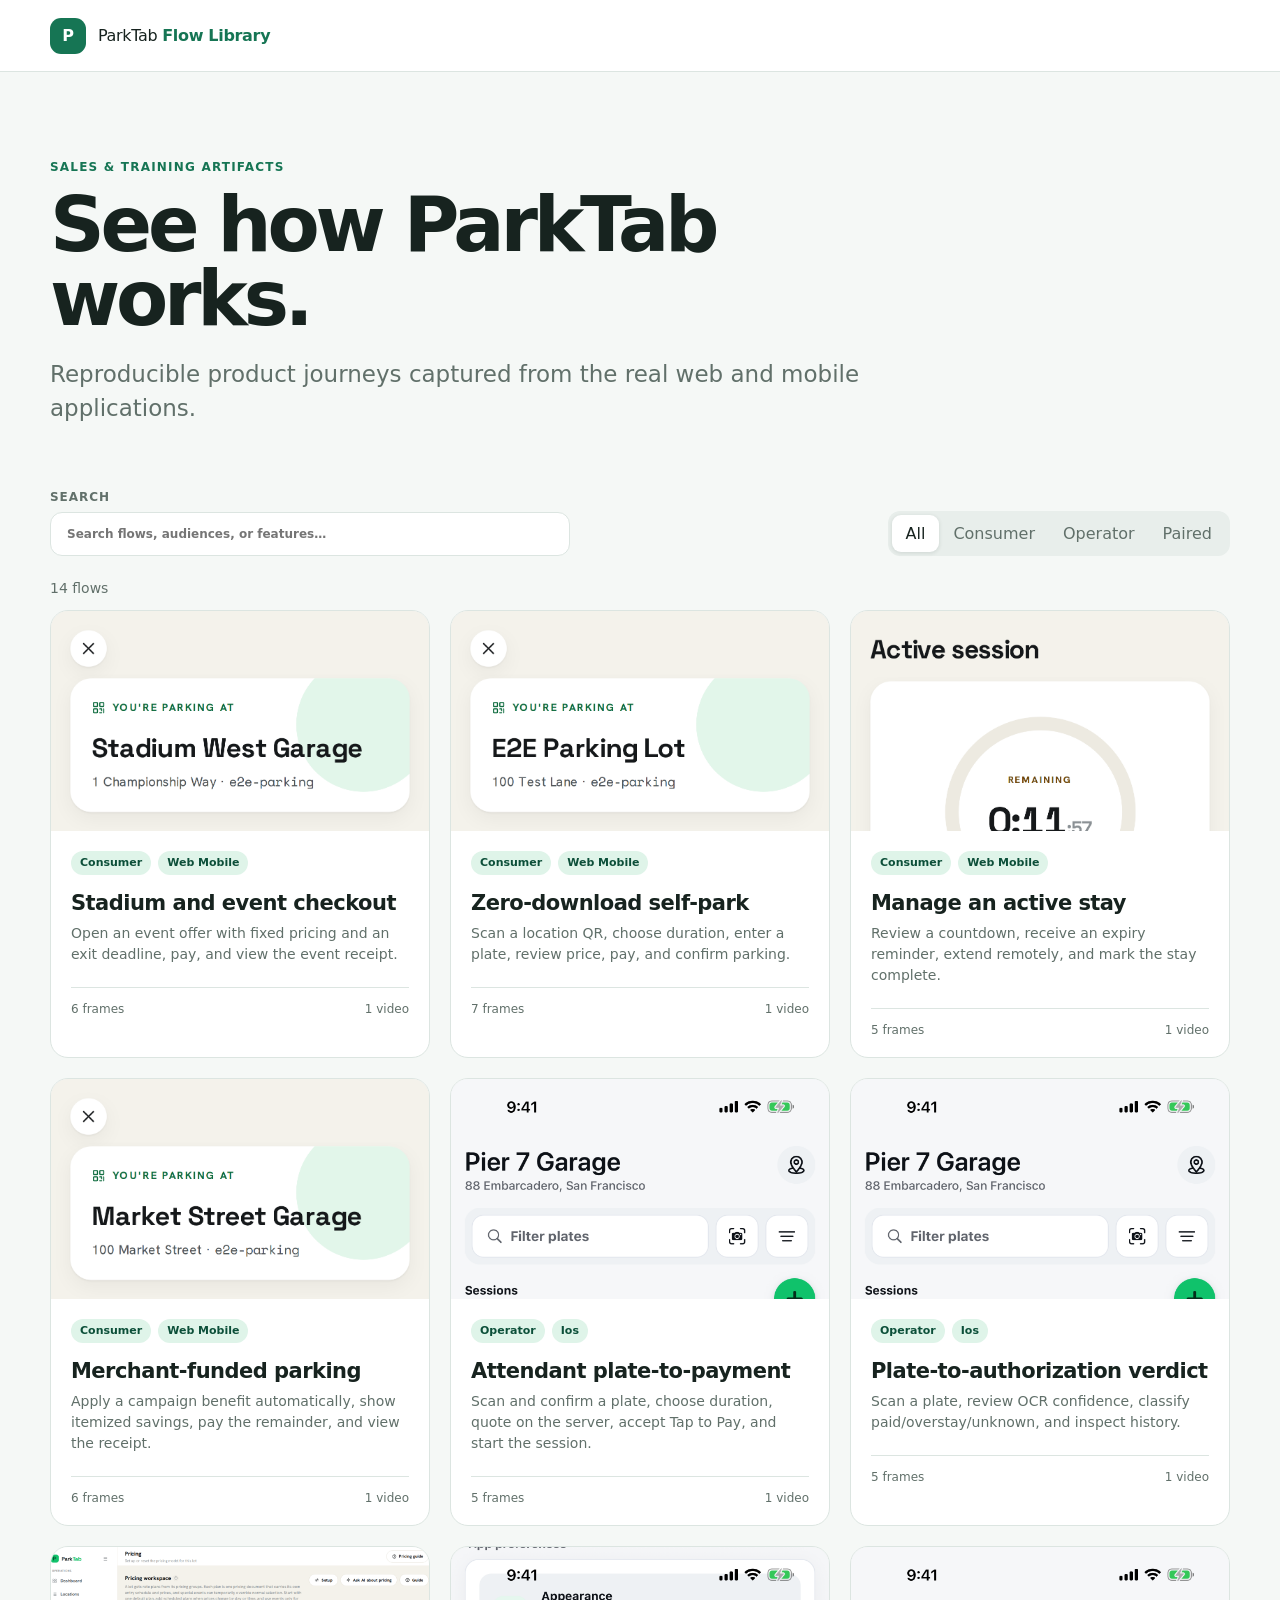
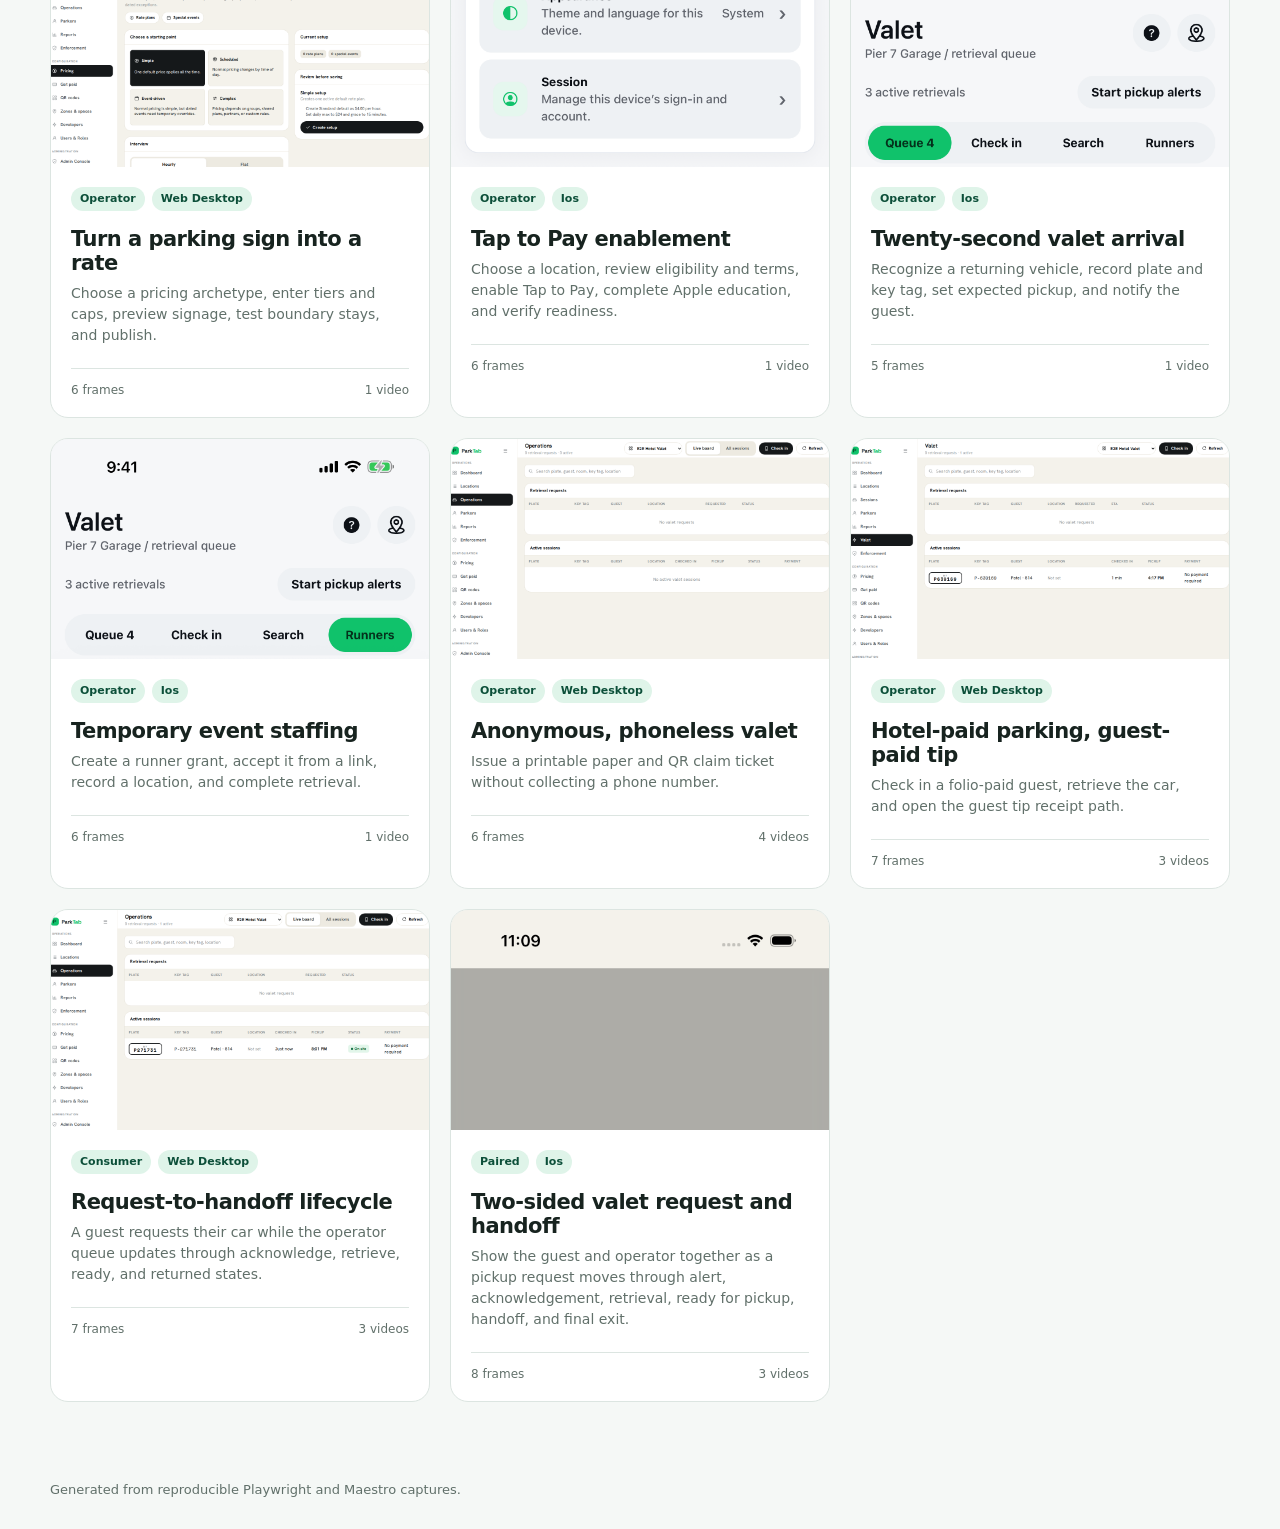
<file: index.html>
<!doctype html>
<html lang="en">
  <head>
    <meta charset="utf-8">
    <meta name="viewport" content="width=device-width, initial-scale=1">
    <meta name="color-scheme" content="light">
    <title>Browse · ParkTab Flow Library</title>
    <link rel="stylesheet" href="styles.css">
  </head>
  <body>
    <header class="site-header">
      <a class="brand" href="index.html" aria-label="ParkTab flow library home">
        <span class="brand-mark">P</span>
        <span>ParkTab <strong>Flow Library</strong></span>
      </a>
    </header>
    <main><section class="library-hero">
      <div class="eyebrow">Sales &amp; training artifacts</div>
      <h1>See how ParkTab works.</h1>
      <p class="lede">Reproducible product journeys captured from the real web and mobile applications.</p>
    </section>
    <section class="browse">
      <div class="toolbar">
        <label class="search"><span>Search</span><input id="flow-search" type="search" placeholder="Search flows, audiences, or features…"></label>
        <div class="filters" role="group" aria-label="Perspective">
          <button class="active" data-filter="all">All</button>
          <button data-filter="consumer">Consumer</button>
          <button data-filter="operator">Operator</button>
          <button data-filter="paired">Paired</button>
        </div>
      </div>
      <p id="result-count" class="result-count">14 flows</p>
      <div id="flow-grid" class="flow-grid"><a class="flow-card" href="flows/consumer.event-parking/index.html" data-search="consumer.event-parking stadium and event checkout open an event offer with fixed pricing and an exit deadline, pay, and view the event receipt. event pricing first-batch venue-operator event-organizer property-manager" data-perspective="consumer">
        <div class="thumbnail"><img src="assets/consumer.event-parking/web-mobile/frames/01-location.png" loading="lazy" alt=""></div>
        <div class="card-body">
          <div class="badges"><span class="badge ">Consumer</span><span class="badge ">Web Mobile</span></div>
          <h2>Stadium and event checkout</h2>
          <p>Open an event offer with fixed pricing and an exit deadline, pay, and view the event receipt.</p>
          <div class="card-meta"><span>6 frames</span><span>1 video</span></div>
        </div>
      </a>
<a class="flow-card" href="flows/consumer.self-park.guest-checkout/index.html" data-search="consumer.self-park.guest-checkout zero-download self-park scan a location qr, choose duration, enter a plate, review price, pay, and confirm parking. self-park payment sales first-batch parking-operator property-manager investor" data-perspective="consumer">
        <div class="thumbnail"><img src="assets/consumer.self-park.guest-checkout/web-mobile/frames/01-location.png" loading="lazy" alt=""></div>
        <div class="card-body">
          <div class="badges"><span class="badge ">Consumer</span><span class="badge ">Web Mobile</span></div>
          <h2>Zero-download self-park</h2>
          <p>Scan a location QR, choose duration, enter a plate, review price, pay, and confirm parking.</p>
          <div class="card-meta"><span>7 frames</span><span>1 video</span></div>
        </div>
      </a>
<a class="flow-card" href="flows/consumer.session.extend-and-leave/index.html" data-search="consumer.session.extend-and-leave manage an active stay review a countdown, receive an expiry reminder, extend remotely, and mark the stay complete. session extension first-batch parking-operator property-manager" data-perspective="consumer">
        <div class="thumbnail"><img src="assets/consumer.session.extend-and-leave/web-mobile/frames/01-live-countdown.png" loading="lazy" alt=""></div>
        <div class="card-body">
          <div class="badges"><span class="badge ">Consumer</span><span class="badge ">Web Mobile</span></div>
          <h2>Manage an active stay</h2>
          <p>Review a countdown, receive an expiry reminder, extend remotely, and mark the stay complete.</p>
          <div class="card-meta"><span>5 frames</span><span>1 video</span></div>
        </div>
      </a>
<a class="flow-card" href="flows/consumer.validation-and-sponsored-parking/index.html" data-search="consumer.validation-and-sponsored-parking merchant-funded parking apply a campaign benefit automatically, show itemized savings, pay the remainder, and view the receipt. validation benefit payment first-batch merchant parking-operator property-manager" data-perspective="consumer">
        <div class="thumbnail"><img src="assets/consumer.validation-and-sponsored-parking/web-mobile/frames/01-merchant-qr.png" loading="lazy" alt=""></div>
        <div class="card-body">
          <div class="badges"><span class="badge ">Consumer</span><span class="badge ">Web Mobile</span></div>
          <h2>Merchant-funded parking</h2>
          <p>Apply a campaign benefit automatically, show itemized savings, pay the remainder, and view the receipt.</p>
          <div class="card-meta"><span>6 frames</span><span>1 video</span></div>
        </div>
      </a>
<a class="flow-card" href="flows/operator.attendant.plate-to-payment/index.html" data-search="operator.attendant.plate-to-payment attendant plate-to-payment scan and confirm a plate, choose duration, quote on the server, accept tap to pay, and start the session. attendant plate-scan payment first-batch parking-operator attendant-manager" data-perspective="operator">
        <div class="thumbnail"><img src="assets/operator.attendant.plate-to-payment/ios/Attendant%20plate-to-payment%20artifact/takeScreenshot/01-session-worklist.png" loading="lazy" alt=""></div>
        <div class="card-body">
          <div class="badges"><span class="badge ">Operator</span><span class="badge ">Ios</span></div>
          <h2>Attendant plate-to-payment</h2>
          <p>Scan and confirm a plate, choose duration, quote on the server, accept Tap to Pay, and start the session.</p>
          <div class="card-meta"><span>5 frames</span><span>1 video</span></div>
        </div>
      </a>
<a class="flow-card" href="flows/operator.enforcement.plate-verdict/index.html" data-search="operator.enforcement.plate-verdict plate-to-authorization verdict scan a plate, review ocr confidence, classify paid/overstay/unknown, and inspect history. enforcement plate-scan first-batch enforcement-team parking-operator municipality" data-perspective="operator">
        <div class="thumbnail"><img src="assets/operator.enforcement.plate-verdict/ios/Enforcement%20plate%20verdict%20artifact/takeScreenshot/01-enforcement-worklist.png" loading="lazy" alt=""></div>
        <div class="card-body">
          <div class="badges"><span class="badge ">Operator</span><span class="badge ">Ios</span></div>
          <h2>Plate-to-authorization verdict</h2>
          <p>Scan a plate, review OCR confidence, classify paid/overstay/unknown, and inspect history.</p>
          <div class="card-meta"><span>5 frames</span><span>1 video</span></div>
        </div>
      </a>
<a class="flow-card" href="flows/operator.pricing.guided-setup/index.html" data-search="operator.pricing.guided-setup turn a parking sign into a rate choose a pricing archetype, enter tiers and caps, preview signage, test boundary stays, and publish. pricing configuration first-batch parking-operator revenue-manager property-manager" data-perspective="operator">
        <div class="thumbnail"><img src="assets/operator.pricing.guided-setup/web-desktop/frames/01-pricing-archetypes.png" loading="lazy" alt=""></div>
        <div class="card-body">
          <div class="badges"><span class="badge ">Operator</span><span class="badge ">Web Desktop</span></div>
          <h2>Turn a parking sign into a rate</h2>
          <p>Choose a pricing archetype, enter tiers and caps, preview signage, test boundary stays, and publish.</p>
          <div class="card-meta"><span>6 frames</span><span>1 video</span></div>
        </div>
      </a>
<a class="flow-card" href="flows/operator.tap-to-pay.onboarding/index.html" data-search="operator.tap-to-pay.onboarding tap to pay enablement choose a location, review eligibility and terms, enable tap to pay, complete apple education, and verify readiness. payment onboarding compliance apple-tap-to-pay first-batch parking-operator apple-review compliance-reviewer" data-perspective="operator">
        <div class="thumbnail"><img src="assets/operator.tap-to-pay.onboarding/ios/Operator%20Tap%20to%20Pay%20onboarding%20artifact/takeScreenshot/01-account-device-settings.png" loading="lazy" alt=""></div>
        <div class="card-body">
          <div class="badges"><span class="badge ">Operator</span><span class="badge ">Ios</span></div>
          <h2>Tap to Pay enablement</h2>
          <p>Choose a location, review eligibility and terms, enable Tap to Pay, complete Apple education, and verify readiness.</p>
          <div class="card-meta"><span>6 frames</span><span>1 video</span></div>
        </div>
      </a>
<a class="flow-card" href="flows/operator.valet.fast-check-in/index.html" data-search="operator.valet.fast-check-in twenty-second valet arrival recognize a returning vehicle, record plate and key tag, set expected pickup, and notify the guest. valet check-in first-batch hotel valet-operator event-operator" data-perspective="operator">
        <div class="thumbnail"><img src="assets/operator.valet.fast-check-in/ios/Fast%20valet%20check-in%20artifact/takeScreenshot/01-valet-queue.png" loading="lazy" alt=""></div>
        <div class="card-body">
          <div class="badges"><span class="badge ">Operator</span><span class="badge ">Ios</span></div>
          <h2>Twenty-second valet arrival</h2>
          <p>Recognize a returning vehicle, record plate and key tag, set expected pickup, and notify the guest.</p>
          <div class="card-meta"><span>5 frames</span><span>1 video</span></div>
        </div>
      </a>
<a class="flow-card" href="flows/operator.valet.high-volume-runner/index.html" data-search="operator.valet.high-volume-runner temporary event staffing create a runner grant, accept it from a link, record a location, and complete retrieval. valet runner staffing first-batch event-operator valet-operator" data-perspective="operator">
        <div class="thumbnail"><img src="assets/operator.valet.high-volume-runner/ios/High-volume%20valet%20runner%20artifact/takeScreenshot/01-runner-grants.png" loading="lazy" alt=""></div>
        <div class="card-body">
          <div class="badges"><span class="badge ">Operator</span><span class="badge ">Ios</span></div>
          <h2>Temporary event staffing</h2>
          <p>Create a runner grant, accept it from a link, record a location, and complete retrieval.</p>
          <div class="card-meta"><span>6 frames</span><span>1 video</span></div>
        </div>
      </a>
<a class="flow-card" href="flows/operator.valet.paper-ticket/index.html" data-search="operator.valet.paper-ticket anonymous, phoneless valet issue a printable paper and qr claim ticket without collecting a phone number. valet paper-ticket privacy first-batch hotel valet-operator privacy-reviewer" data-perspective="operator">
        <div class="thumbnail"><img src="assets/operator.valet.paper-ticket/web-desktop/frames/01-valet-board.png" loading="lazy" alt=""></div>
        <div class="card-body">
          <div class="badges"><span class="badge ">Operator</span><span class="badge ">Web Desktop</span></div>
          <h2>Anonymous, phoneless valet</h2>
          <p>Issue a printable paper and QR claim ticket without collecting a phone number.</p>
          <div class="card-meta"><span>6 frames</span><span>4 videos</span></div>
        </div>
      </a>
<a class="flow-card" href="flows/operator.valet.tip-only-hotel/index.html" data-search="operator.valet.tip-only-hotel hotel-paid parking, guest-paid tip check in a folio-paid guest, retrieve the car, and open the guest tip receipt path. valet hotel tips hotel valet-operator hospitality-finance" data-perspective="operator">
        <div class="thumbnail"><img src="assets/operator.valet.tip-only-hotel/web-desktop/frames/01-valet-board.png" loading="lazy" alt=""></div>
        <div class="card-body">
          <div class="badges"><span class="badge ">Operator</span><span class="badge ">Web Desktop</span></div>
          <h2>Hotel-paid parking, guest-paid tip</h2>
          <p>Check in a folio-paid guest, retrieve the car, and open the guest tip receipt path.</p>
          <div class="card-meta"><span>7 frames</span><span>3 videos</span></div>
        </div>
      </a>
<a class="flow-card" href="flows/valet.guest-request-lifecycle/index.html" data-search="valet.guest-request-lifecycle request-to-handoff lifecycle a guest requests their car while the operator queue updates through acknowledge, retrieve, ready, and returned states. valet realtime guest first-batch hotel valet-operator property-manager" data-perspective="consumer">
        <div class="thumbnail"><img src="assets/valet.guest-request-lifecycle/web-desktop/frames/01-valet-board.png" loading="lazy" alt=""></div>
        <div class="card-body">
          <div class="badges"><span class="badge ">Consumer</span><span class="badge ">Web Desktop</span></div>
          <h2>Request-to-handoff lifecycle</h2>
          <p>A guest requests their car while the operator queue updates through acknowledge, retrieve, ready, and returned states.</p>
          <div class="card-meta"><span>7 frames</span><span>3 videos</span></div>
        </div>
      </a>
<a class="flow-card" href="flows/valet.paired.request-to-handoff/index.html" data-search="valet.paired.request-to-handoff two-sided valet request and handoff show the guest and operator together as a pickup request moves through alert, acknowledgement, retrieval, ready for pickup, handoff, and final exit. valet realtime guest operator paired hotel valet-operator property-manager product-team" data-perspective="paired">
        <div class="thumbnail"><img src="assets/valet.paired.request-to-handoff/ios/phases/01-consumer-request/Guest%20requests%20valet%20vehicle/takeScreenshot/01-consumer-request-received.png" loading="lazy" alt=""></div>
        <div class="card-body">
          <div class="badges"><span class="badge ">Paired</span><span class="badge ">Ios</span></div>
          <h2>Two-sided valet request and handoff</h2>
          <p>Show the guest and operator together as a pickup request moves through alert, acknowledgement, retrieval, ready for pickup, handoff, and final exit.</p>
          <div class="card-meta"><span>8 frames</span><span>3 videos</span></div>
        </div>
      </a></div>
      <p id="empty-state" class="empty-state" hidden>No flows match that search.</p>
    </section></main>
    <footer>Generated from reproducible Playwright and Maestro captures.</footer>
    <script>
    const input = document.querySelector('#flow-search');
    const buttons = [...document.querySelectorAll('[data-filter]')];
    const cards = [...document.querySelectorAll('.flow-card')];
    const count = document.querySelector('#result-count');
    const empty = document.querySelector('#empty-state');
    let filter = 'all';
    function update() {
      const query = input.value.trim().toLowerCase();
      let visible = 0;
      for (const card of cards) {
        const show = (filter === 'all' || card.dataset.perspective === filter) && card.dataset.search.includes(query);
        card.hidden = !show;
        if (show) visible++;
      }
      count.textContent = visible + (visible === 1 ? ' flow' : ' flows');
      empty.hidden = visible !== 0;
    }
    input.addEventListener('input', update);
    for (const button of buttons) button.addEventListener('click', () => {
      filter = button.dataset.filter;
      for (const candidate of buttons) candidate.classList.toggle('active', candidate === button);
      update();
    });
  </script>
  </body>
</html>
</file>
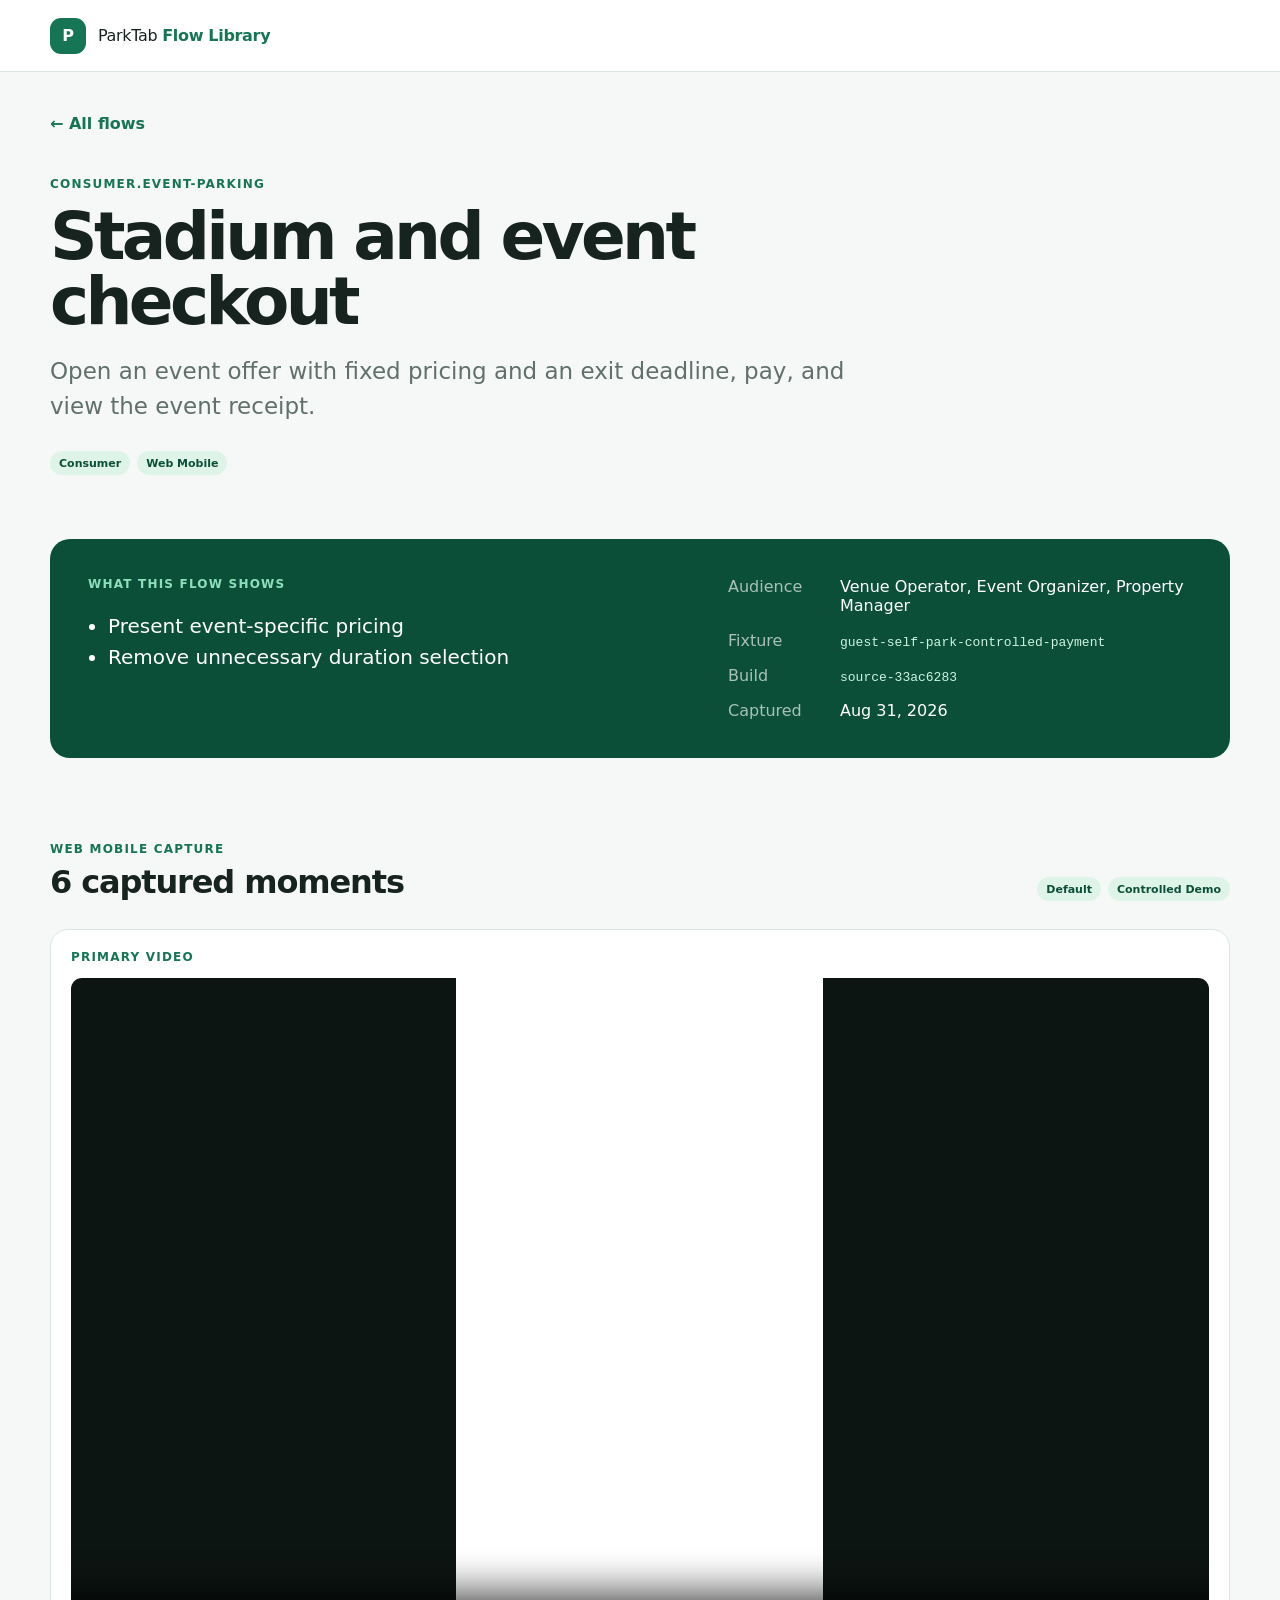
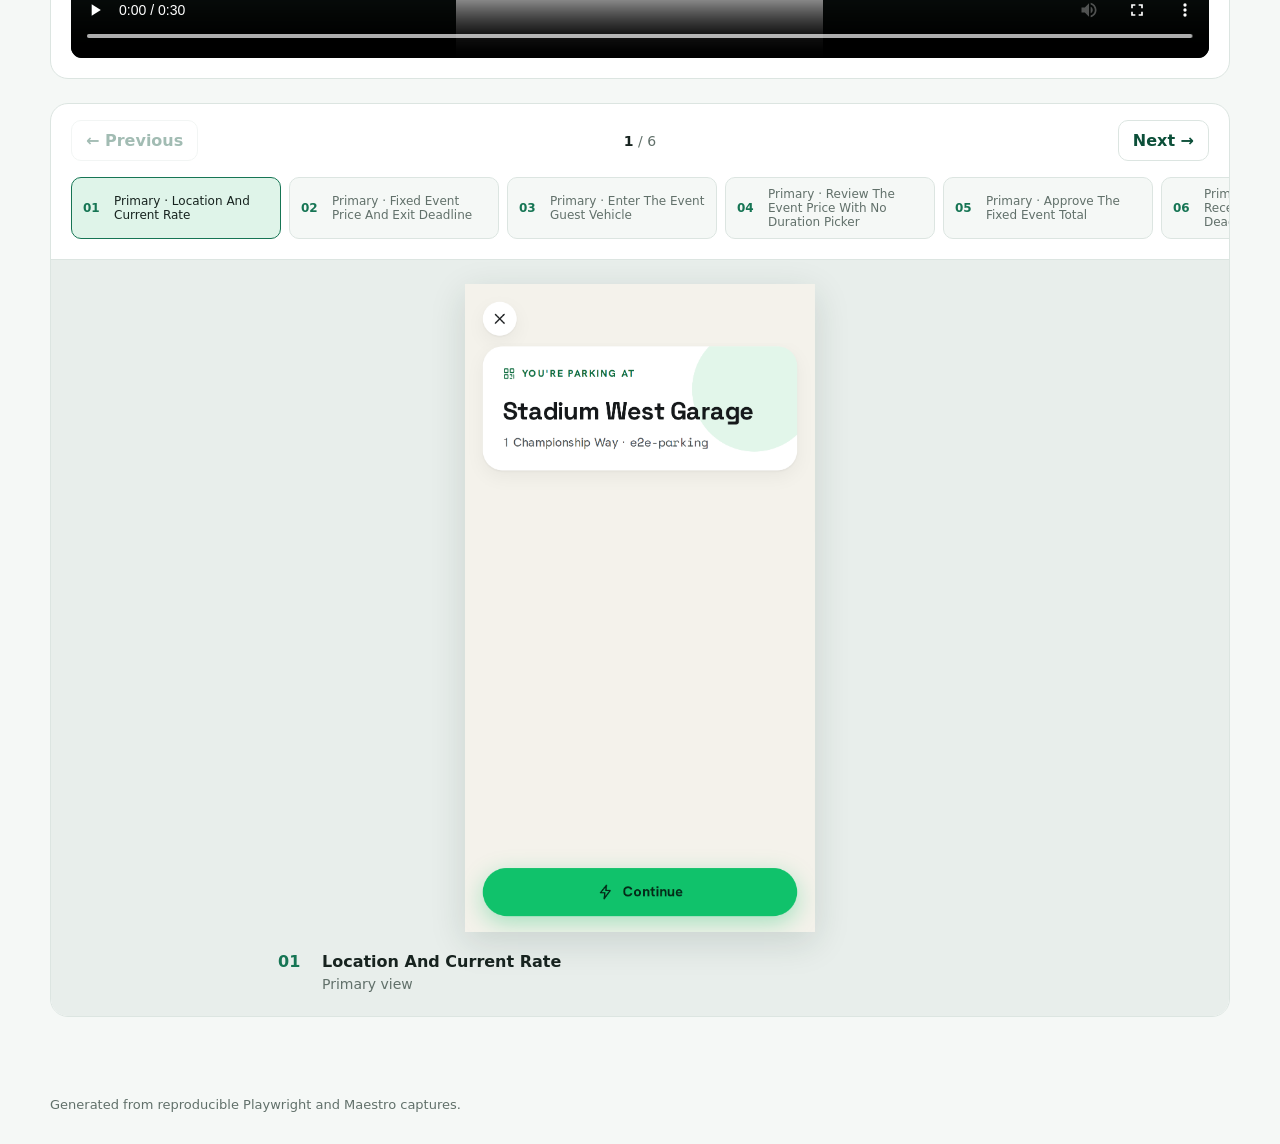
<file: flows/consumer.event-parking/index.html>
<!doctype html>
<html lang="en">
  <head>
    <meta charset="utf-8">
    <meta name="viewport" content="width=device-width, initial-scale=1">
    <meta name="color-scheme" content="light">
    <title>Stadium and event checkout · ParkTab Flow Library</title>
    <link rel="stylesheet" href="../../styles.css">
  </head>
  <body>
    <header class="site-header">
      <a class="brand" href="../../index.html" aria-label="ParkTab flow library home">
        <span class="brand-mark">P</span>
        <span>ParkTab <strong>Flow Library</strong></span>
      </a>
    </header>
    <main><article>
    <a class="back" href="../../index.html">← All flows</a>
    <section class="flow-hero">
      <div class="eyebrow">consumer.event-parking</div>
      <h1>Stadium and event checkout</h1>
      <p class="lede">Open an event offer with fixed pricing and an exit deadline, pay, and view the event receipt.</p>
      <div class="badges"><span class="badge ">Consumer</span><span class="badge ">Web Mobile</span></div>
    </section>
    <section class="story">
      <div>
        <div class="section-label">What this flow shows</div>
        <ul><li>Present event-specific pricing</li><li>Remove unnecessary duration selection</li></ul>
      </div>
      <dl>
        <div><dt>Audience</dt><dd>Venue Operator, Event Organizer, Property Manager</dd></div>
        <div><dt>Fixture</dt><dd><code>guest-self-park-controlled-payment</code></dd></div>
        <div><dt>Build</dt><dd><code>source-33ac6283</code></dd></div>
        <div><dt>Captured</dt><dd>Aug 31, 2026</dd></div>
      </dl>
    </section>
    <section class="capture-section">
        <div class="capture-heading">
          <div>
            <div class="eyebrow">Web Mobile capture</div>
            <h2>6 captured moments</h2>
          </div>
          <div class="badges">
            <span class="badge ">Default</span>
            <span class="badge ">Controlled Demo</span>
          </div>
        </div>
        <div class="video-block">
            <div class="section-label">Primary video</div>
            <video controls preload="metadata" src="../../assets/consumer.event-parking/web-mobile/flow.mp4"></video>
          </div>
        <div class="carousel" data-carousel tabindex="0" aria-label="Web Mobile screenshot journey">
          <div class="carousel-controls">
            <button type="button" data-carousel-previous aria-label="Previous frame">← Previous</button>
            <div class="carousel-position" aria-live="polite"><strong data-carousel-current>1</strong> / 6</div>
            <button type="button" data-carousel-next aria-label="Next frame">Next →</button>
          </div>
          <div class="carousel-steps" aria-label="Choose a frame"><button type="button" data-carousel-step="0" class="active" aria-current="step">
              <span>01</span>
              Primary · Location And Current Rate
            </button>
<button type="button" data-carousel-step="1">
              <span>02</span>
              Primary · Fixed Event Price And Exit Deadline
            </button>
<button type="button" data-carousel-step="2">
              <span>03</span>
              Primary · Enter The Event Guest Vehicle
            </button>
<button type="button" data-carousel-step="3">
              <span>04</span>
              Primary · Review The Event Price With No Duration Picker
            </button>
<button type="button" data-carousel-step="4">
              <span>05</span>
              Primary · Approve The Fixed Event Total
            </button>
<button type="button" data-carousel-step="5">
              <span>06</span>
              Primary · Event Parking Receipt And Exit Deadline
            </button></div>
          <div class="carousel-stage"><figure class="frame" data-carousel-slide id="carousel-web-mobile-frame-1">
            <a href="../../assets/consumer.event-parking/web-mobile/frames/01-location.png" target="_blank">
              <img src="../../assets/consumer.event-parking/web-mobile/frames/01-location.png" loading="lazy" alt="Location And Current Rate">
            </a>
            <figcaption>
              <span>01</span>
              <div><strong>Location And Current Rate</strong><p>Primary view</p></div>
            </figcaption>
          </figure>
<figure class="frame" data-carousel-slide id="carousel-web-mobile-frame-2" hidden>
            <a href="../../assets/consumer.event-parking/web-mobile/frames/02-event-offer.png" target="_blank">
              <img src="../../assets/consumer.event-parking/web-mobile/frames/02-event-offer.png" loading="lazy" alt="Fixed Event Price And Exit Deadline">
            </a>
            <figcaption>
              <span>02</span>
              <div><strong>Fixed Event Price And Exit Deadline</strong><p>Primary view</p></div>
            </figcaption>
          </figure>
<figure class="frame" data-carousel-slide id="carousel-web-mobile-frame-3" hidden>
            <a href="../../assets/consumer.event-parking/web-mobile/frames/03-event-vehicle.png" target="_blank">
              <img src="../../assets/consumer.event-parking/web-mobile/frames/03-event-vehicle.png" loading="lazy" alt="Enter The Event Guest Vehicle">
            </a>
            <figcaption>
              <span>03</span>
              <div><strong>Enter The Event Guest Vehicle</strong><p>Primary view</p></div>
            </figcaption>
          </figure>
<figure class="frame" data-carousel-slide id="carousel-web-mobile-frame-4" hidden>
            <a href="../../assets/consumer.event-parking/web-mobile/frames/04-event-review.png" target="_blank">
              <img src="../../assets/consumer.event-parking/web-mobile/frames/04-event-review.png" loading="lazy" alt="Review The Event Price With No Duration Picker">
            </a>
            <figcaption>
              <span>04</span>
              <div><strong>Review The Event Price With No Duration Picker</strong><p>Primary view</p></div>
            </figcaption>
          </figure>
<figure class="frame" data-carousel-slide id="carousel-web-mobile-frame-5" hidden>
            <a href="../../assets/consumer.event-parking/web-mobile/frames/05-event-payment.png" target="_blank">
              <img src="../../assets/consumer.event-parking/web-mobile/frames/05-event-payment.png" loading="lazy" alt="Approve The Fixed Event Total">
            </a>
            <figcaption>
              <span>05</span>
              <div><strong>Approve The Fixed Event Total</strong><p>Primary view</p></div>
            </figcaption>
          </figure>
<figure class="frame" data-carousel-slide id="carousel-web-mobile-frame-6" hidden>
            <a href="../../assets/consumer.event-parking/web-mobile/frames/06-event-receipt.png" target="_blank">
              <img src="../../assets/consumer.event-parking/web-mobile/frames/06-event-receipt.png" loading="lazy" alt="Event Parking Receipt And Exit Deadline">
            </a>
            <figcaption>
              <span>06</span>
              <div><strong>Event Parking Receipt And Exit Deadline</strong><p>Primary view</p></div>
            </figcaption>
          </figure></div>
        </div>
      </section>
  </article></main>
    <footer>Generated from reproducible Playwright and Maestro captures.</footer>
    <script>
    for (const carousel of document.querySelectorAll('[data-carousel]')) {
      const slides = [...carousel.querySelectorAll('[data-carousel-slide]')];
      const steps = [...carousel.querySelectorAll('[data-carousel-step]')];
      const previous = carousel.querySelector('[data-carousel-previous]');
      const next = carousel.querySelector('[data-carousel-next]');
      const currentLabel = carousel.querySelector('[data-carousel-current]');
      let current = 0;
      function show(index) {
        current = Math.max(0, Math.min(slides.length - 1, index));
        slides.forEach((slide, slideIndex) => { slide.hidden = slideIndex !== current; });
        steps.forEach((step, stepIndex) => {
          step.classList.toggle('active', stepIndex === current);
          if (stepIndex === current) step.setAttribute('aria-current', 'step');
          else step.removeAttribute('aria-current');
        });
        previous.disabled = current === 0;
        next.disabled = current === slides.length - 1;
        currentLabel.textContent = String(current + 1);
        const activeStep = steps[current];
        const stepRail = activeStep.parentElement;
        stepRail.scrollTo({
          left: activeStep.offsetLeft - (stepRail.clientWidth - activeStep.offsetWidth) / 2,
          behavior: 'smooth'
        });
      }
      previous.addEventListener('click', () => show(current - 1));
      next.addEventListener('click', () => show(current + 1));
      steps.forEach((step, index) => step.addEventListener('click', () => show(index)));
      carousel.addEventListener('keydown', (event) => {
        if (event.key === 'ArrowLeft') { event.preventDefault(); show(current - 1); }
        if (event.key === 'ArrowRight') { event.preventDefault(); show(current + 1); }
      });
      show(0);
    }
  </script>
  </body>
</html>
</file>
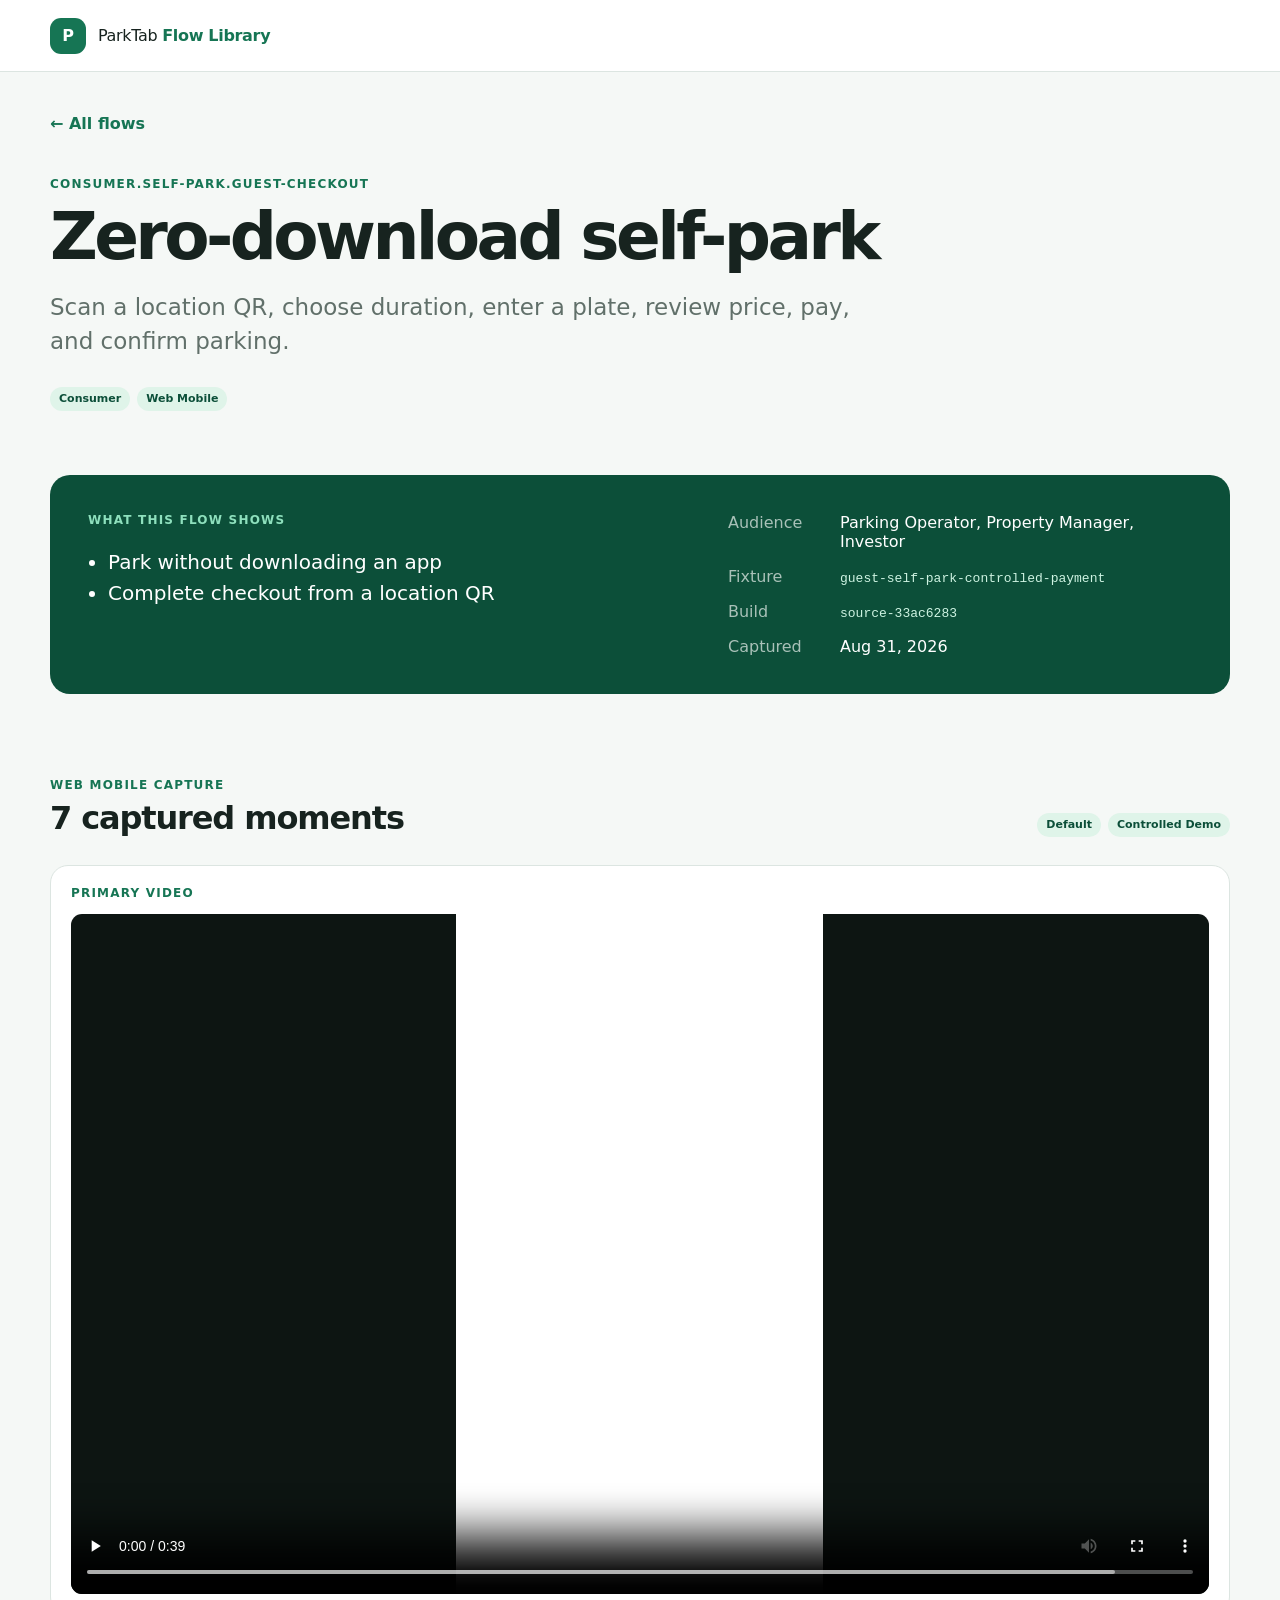
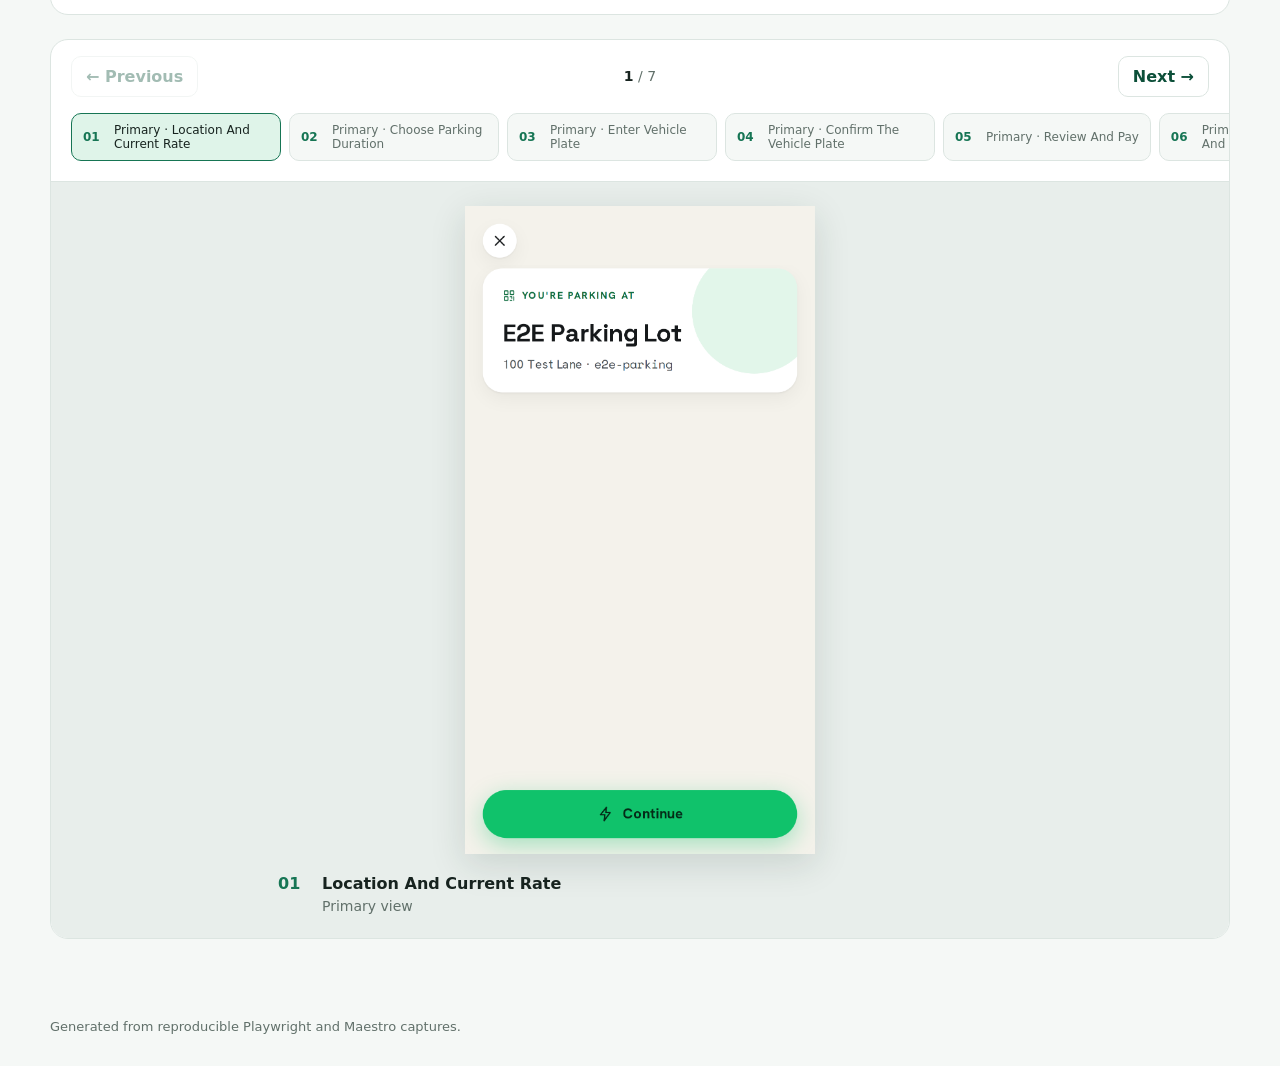
<file: flows/consumer.self-park.guest-checkout/index.html>
<!doctype html>
<html lang="en">
  <head>
    <meta charset="utf-8">
    <meta name="viewport" content="width=device-width, initial-scale=1">
    <meta name="color-scheme" content="light">
    <title>Zero-download self-park · ParkTab Flow Library</title>
    <link rel="stylesheet" href="../../styles.css">
  </head>
  <body>
    <header class="site-header">
      <a class="brand" href="../../index.html" aria-label="ParkTab flow library home">
        <span class="brand-mark">P</span>
        <span>ParkTab <strong>Flow Library</strong></span>
      </a>
    </header>
    <main><article>
    <a class="back" href="../../index.html">← All flows</a>
    <section class="flow-hero">
      <div class="eyebrow">consumer.self-park.guest-checkout</div>
      <h1>Zero-download self-park</h1>
      <p class="lede">Scan a location QR, choose duration, enter a plate, review price, pay, and confirm parking.</p>
      <div class="badges"><span class="badge ">Consumer</span><span class="badge ">Web Mobile</span></div>
    </section>
    <section class="story">
      <div>
        <div class="section-label">What this flow shows</div>
        <ul><li>Park without downloading an app</li><li>Complete checkout from a location QR</li></ul>
      </div>
      <dl>
        <div><dt>Audience</dt><dd>Parking Operator, Property Manager, Investor</dd></div>
        <div><dt>Fixture</dt><dd><code>guest-self-park-controlled-payment</code></dd></div>
        <div><dt>Build</dt><dd><code>source-33ac6283</code></dd></div>
        <div><dt>Captured</dt><dd>Aug 31, 2026</dd></div>
      </dl>
    </section>
    <section class="capture-section">
        <div class="capture-heading">
          <div>
            <div class="eyebrow">Web Mobile capture</div>
            <h2>7 captured moments</h2>
          </div>
          <div class="badges">
            <span class="badge ">Default</span>
            <span class="badge ">Controlled Demo</span>
          </div>
        </div>
        <div class="video-block">
            <div class="section-label">Primary video</div>
            <video controls preload="metadata" src="../../assets/consumer.self-park.guest-checkout/web-mobile/flow.mp4"></video>
          </div>
        <div class="carousel" data-carousel tabindex="0" aria-label="Web Mobile screenshot journey">
          <div class="carousel-controls">
            <button type="button" data-carousel-previous aria-label="Previous frame">← Previous</button>
            <div class="carousel-position" aria-live="polite"><strong data-carousel-current>1</strong> / 7</div>
            <button type="button" data-carousel-next aria-label="Next frame">Next →</button>
          </div>
          <div class="carousel-steps" aria-label="Choose a frame"><button type="button" data-carousel-step="0" class="active" aria-current="step">
              <span>01</span>
              Primary · Location And Current Rate
            </button>
<button type="button" data-carousel-step="1">
              <span>02</span>
              Primary · Choose Parking Duration
            </button>
<button type="button" data-carousel-step="2">
              <span>03</span>
              Primary · Enter Vehicle Plate
            </button>
<button type="button" data-carousel-step="3">
              <span>04</span>
              Primary · Confirm The Vehicle Plate
            </button>
<button type="button" data-carousel-step="4">
              <span>05</span>
              Primary · Review And Pay
            </button>
<button type="button" data-carousel-step="5">
              <span>06</span>
              Primary · Approve Terms And Payment Total
            </button>
<button type="button" data-carousel-step="6">
              <span>07</span>
              Primary · Parking Confirmed
            </button></div>
          <div class="carousel-stage"><figure class="frame" data-carousel-slide id="carousel-web-mobile-frame-1">
            <a href="../../assets/consumer.self-park.guest-checkout/web-mobile/frames/01-location.png" target="_blank">
              <img src="../../assets/consumer.self-park.guest-checkout/web-mobile/frames/01-location.png" loading="lazy" alt="Location And Current Rate">
            </a>
            <figcaption>
              <span>01</span>
              <div><strong>Location And Current Rate</strong><p>Primary view</p></div>
            </figcaption>
          </figure>
<figure class="frame" data-carousel-slide id="carousel-web-mobile-frame-2" hidden>
            <a href="../../assets/consumer.self-park.guest-checkout/web-mobile/frames/02-choose-duration.png" target="_blank">
              <img src="../../assets/consumer.self-park.guest-checkout/web-mobile/frames/02-choose-duration.png" loading="lazy" alt="Choose Parking Duration">
            </a>
            <figcaption>
              <span>02</span>
              <div><strong>Choose Parking Duration</strong><p>Primary view</p></div>
            </figcaption>
          </figure>
<figure class="frame" data-carousel-slide id="carousel-web-mobile-frame-3" hidden>
            <a href="../../assets/consumer.self-park.guest-checkout/web-mobile/frames/03-enter-plate.png" target="_blank">
              <img src="../../assets/consumer.self-park.guest-checkout/web-mobile/frames/03-enter-plate.png" loading="lazy" alt="Enter Vehicle Plate">
            </a>
            <figcaption>
              <span>03</span>
              <div><strong>Enter Vehicle Plate</strong><p>Primary view</p></div>
            </figcaption>
          </figure>
<figure class="frame" data-carousel-slide id="carousel-web-mobile-frame-4" hidden>
            <a href="../../assets/consumer.self-park.guest-checkout/web-mobile/frames/04-plate-confirmed.png" target="_blank">
              <img src="../../assets/consumer.self-park.guest-checkout/web-mobile/frames/04-plate-confirmed.png" loading="lazy" alt="Confirm The Vehicle Plate">
            </a>
            <figcaption>
              <span>04</span>
              <div><strong>Confirm The Vehicle Plate</strong><p>Primary view</p></div>
            </figcaption>
          </figure>
<figure class="frame" data-carousel-slide id="carousel-web-mobile-frame-5" hidden>
            <a href="../../assets/consumer.self-park.guest-checkout/web-mobile/frames/05-review-payment.png" target="_blank">
              <img src="../../assets/consumer.self-park.guest-checkout/web-mobile/frames/05-review-payment.png" loading="lazy" alt="Review And Pay">
            </a>
            <figcaption>
              <span>05</span>
              <div><strong>Review And Pay</strong><p>Primary view</p></div>
            </figcaption>
          </figure>
<figure class="frame" data-carousel-slide id="carousel-web-mobile-frame-6" hidden>
            <a href="../../assets/consumer.self-park.guest-checkout/web-mobile/frames/06-payment-ready.png" target="_blank">
              <img src="../../assets/consumer.self-park.guest-checkout/web-mobile/frames/06-payment-ready.png" loading="lazy" alt="Approve Terms And Payment Total">
            </a>
            <figcaption>
              <span>06</span>
              <div><strong>Approve Terms And Payment Total</strong><p>Primary view</p></div>
            </figcaption>
          </figure>
<figure class="frame" data-carousel-slide id="carousel-web-mobile-frame-7" hidden>
            <a href="../../assets/consumer.self-park.guest-checkout/web-mobile/frames/07-parking-confirmed.png" target="_blank">
              <img src="../../assets/consumer.self-park.guest-checkout/web-mobile/frames/07-parking-confirmed.png" loading="lazy" alt="Parking Confirmed">
            </a>
            <figcaption>
              <span>07</span>
              <div><strong>Parking Confirmed</strong><p>Primary view</p></div>
            </figcaption>
          </figure></div>
        </div>
      </section>
  </article></main>
    <footer>Generated from reproducible Playwright and Maestro captures.</footer>
    <script>
    for (const carousel of document.querySelectorAll('[data-carousel]')) {
      const slides = [...carousel.querySelectorAll('[data-carousel-slide]')];
      const steps = [...carousel.querySelectorAll('[data-carousel-step]')];
      const previous = carousel.querySelector('[data-carousel-previous]');
      const next = carousel.querySelector('[data-carousel-next]');
      const currentLabel = carousel.querySelector('[data-carousel-current]');
      let current = 0;
      function show(index) {
        current = Math.max(0, Math.min(slides.length - 1, index));
        slides.forEach((slide, slideIndex) => { slide.hidden = slideIndex !== current; });
        steps.forEach((step, stepIndex) => {
          step.classList.toggle('active', stepIndex === current);
          if (stepIndex === current) step.setAttribute('aria-current', 'step');
          else step.removeAttribute('aria-current');
        });
        previous.disabled = current === 0;
        next.disabled = current === slides.length - 1;
        currentLabel.textContent = String(current + 1);
        const activeStep = steps[current];
        const stepRail = activeStep.parentElement;
        stepRail.scrollTo({
          left: activeStep.offsetLeft - (stepRail.clientWidth - activeStep.offsetWidth) / 2,
          behavior: 'smooth'
        });
      }
      previous.addEventListener('click', () => show(current - 1));
      next.addEventListener('click', () => show(current + 1));
      steps.forEach((step, index) => step.addEventListener('click', () => show(index)));
      carousel.addEventListener('keydown', (event) => {
        if (event.key === 'ArrowLeft') { event.preventDefault(); show(current - 1); }
        if (event.key === 'ArrowRight') { event.preventDefault(); show(current + 1); }
      });
      show(0);
    }
  </script>
  </body>
</html>
</file>
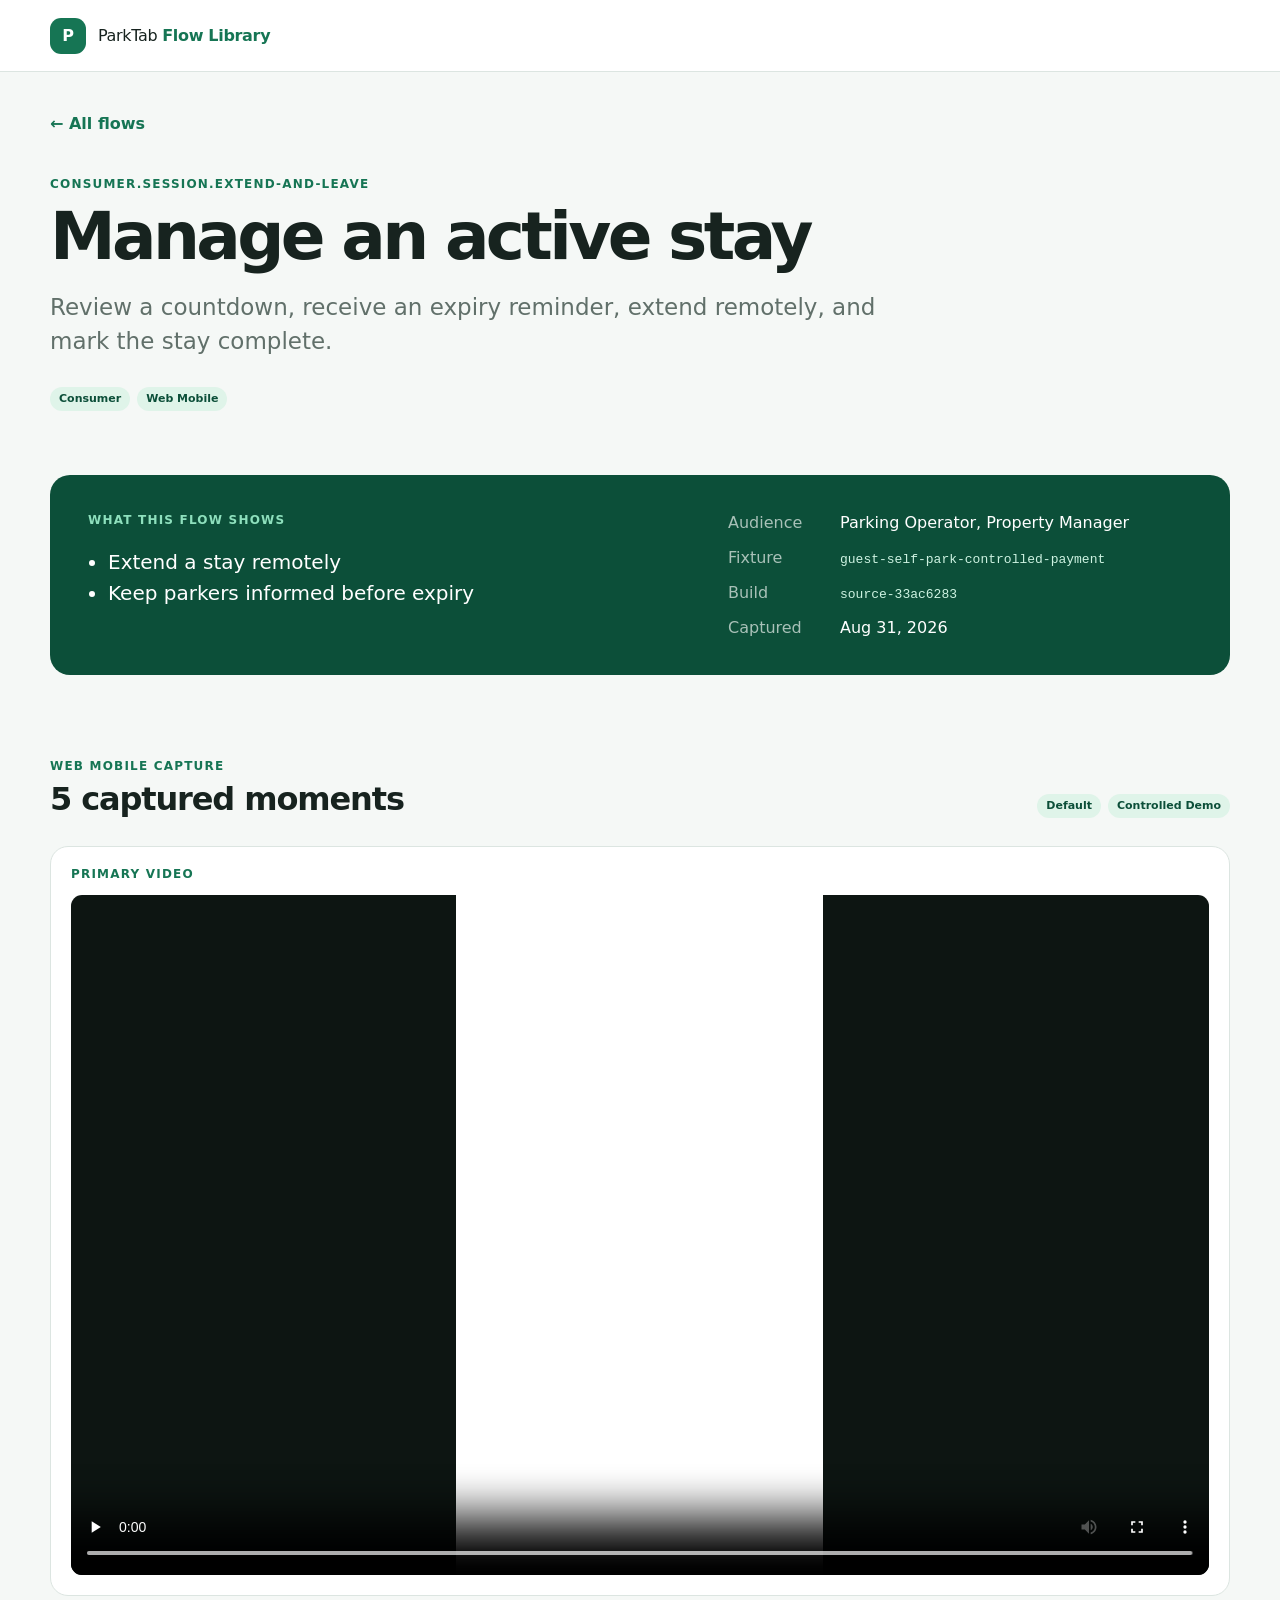
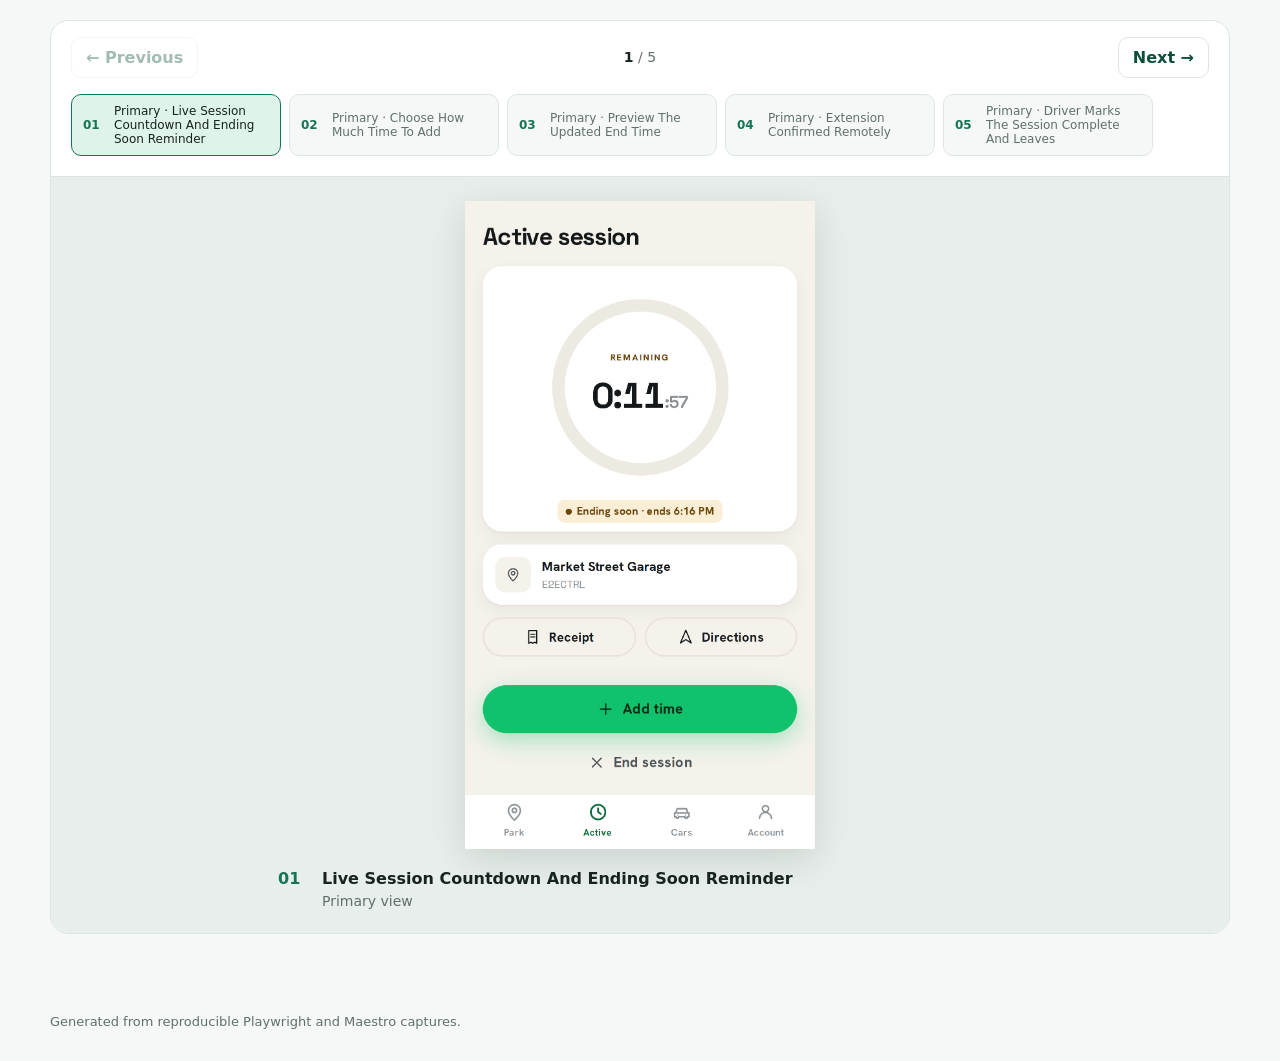
<file: flows/consumer.session.extend-and-leave/index.html>
<!doctype html>
<html lang="en">
  <head>
    <meta charset="utf-8">
    <meta name="viewport" content="width=device-width, initial-scale=1">
    <meta name="color-scheme" content="light">
    <title>Manage an active stay · ParkTab Flow Library</title>
    <link rel="stylesheet" href="../../styles.css">
  </head>
  <body>
    <header class="site-header">
      <a class="brand" href="../../index.html" aria-label="ParkTab flow library home">
        <span class="brand-mark">P</span>
        <span>ParkTab <strong>Flow Library</strong></span>
      </a>
    </header>
    <main><article>
    <a class="back" href="../../index.html">← All flows</a>
    <section class="flow-hero">
      <div class="eyebrow">consumer.session.extend-and-leave</div>
      <h1>Manage an active stay</h1>
      <p class="lede">Review a countdown, receive an expiry reminder, extend remotely, and mark the stay complete.</p>
      <div class="badges"><span class="badge ">Consumer</span><span class="badge ">Web Mobile</span></div>
    </section>
    <section class="story">
      <div>
        <div class="section-label">What this flow shows</div>
        <ul><li>Extend a stay remotely</li><li>Keep parkers informed before expiry</li></ul>
      </div>
      <dl>
        <div><dt>Audience</dt><dd>Parking Operator, Property Manager</dd></div>
        <div><dt>Fixture</dt><dd><code>guest-self-park-controlled-payment</code></dd></div>
        <div><dt>Build</dt><dd><code>source-33ac6283</code></dd></div>
        <div><dt>Captured</dt><dd>Aug 31, 2026</dd></div>
      </dl>
    </section>
    <section class="capture-section">
        <div class="capture-heading">
          <div>
            <div class="eyebrow">Web Mobile capture</div>
            <h2>5 captured moments</h2>
          </div>
          <div class="badges">
            <span class="badge ">Default</span>
            <span class="badge ">Controlled Demo</span>
          </div>
        </div>
        <div class="video-block">
            <div class="section-label">Primary video</div>
            <video controls preload="metadata" src="../../assets/consumer.session.extend-and-leave/web-mobile/flow.mp4"></video>
          </div>
        <div class="carousel" data-carousel tabindex="0" aria-label="Web Mobile screenshot journey">
          <div class="carousel-controls">
            <button type="button" data-carousel-previous aria-label="Previous frame">← Previous</button>
            <div class="carousel-position" aria-live="polite"><strong data-carousel-current>1</strong> / 5</div>
            <button type="button" data-carousel-next aria-label="Next frame">Next →</button>
          </div>
          <div class="carousel-steps" aria-label="Choose a frame"><button type="button" data-carousel-step="0" class="active" aria-current="step">
              <span>01</span>
              Primary · Live Session Countdown And Ending Soon Reminder
            </button>
<button type="button" data-carousel-step="1">
              <span>02</span>
              Primary · Choose How Much Time To Add
            </button>
<button type="button" data-carousel-step="2">
              <span>03</span>
              Primary · Preview The Updated End Time
            </button>
<button type="button" data-carousel-step="3">
              <span>04</span>
              Primary · Extension Confirmed Remotely
            </button>
<button type="button" data-carousel-step="4">
              <span>05</span>
              Primary · Driver Marks The Session Complete And Leaves
            </button></div>
          <div class="carousel-stage"><figure class="frame" data-carousel-slide id="carousel-web-mobile-frame-1">
            <a href="../../assets/consumer.session.extend-and-leave/web-mobile/frames/01-live-countdown.png" target="_blank">
              <img src="../../assets/consumer.session.extend-and-leave/web-mobile/frames/01-live-countdown.png" loading="lazy" alt="Live Session Countdown And Ending Soon Reminder">
            </a>
            <figcaption>
              <span>01</span>
              <div><strong>Live Session Countdown And Ending Soon Reminder</strong><p>Primary view</p></div>
            </figcaption>
          </figure>
<figure class="frame" data-carousel-slide id="carousel-web-mobile-frame-2" hidden>
            <a href="../../assets/consumer.session.extend-and-leave/web-mobile/frames/02-extension-options.png" target="_blank">
              <img src="../../assets/consumer.session.extend-and-leave/web-mobile/frames/02-extension-options.png" loading="lazy" alt="Choose How Much Time To Add">
            </a>
            <figcaption>
              <span>02</span>
              <div><strong>Choose How Much Time To Add</strong><p>Primary view</p></div>
            </figcaption>
          </figure>
<figure class="frame" data-carousel-slide id="carousel-web-mobile-frame-3" hidden>
            <a href="../../assets/consumer.session.extend-and-leave/web-mobile/frames/03-updated-end-preview.png" target="_blank">
              <img src="../../assets/consumer.session.extend-and-leave/web-mobile/frames/03-updated-end-preview.png" loading="lazy" alt="Preview The Updated End Time">
            </a>
            <figcaption>
              <span>03</span>
              <div><strong>Preview The Updated End Time</strong><p>Primary view</p></div>
            </figcaption>
          </figure>
<figure class="frame" data-carousel-slide id="carousel-web-mobile-frame-4" hidden>
            <a href="../../assets/consumer.session.extend-and-leave/web-mobile/frames/04-extension-confirmed.png" target="_blank">
              <img src="../../assets/consumer.session.extend-and-leave/web-mobile/frames/04-extension-confirmed.png" loading="lazy" alt="Extension Confirmed Remotely">
            </a>
            <figcaption>
              <span>04</span>
              <div><strong>Extension Confirmed Remotely</strong><p>Primary view</p></div>
            </figcaption>
          </figure>
<figure class="frame" data-carousel-slide id="carousel-web-mobile-frame-5" hidden>
            <a href="../../assets/consumer.session.extend-and-leave/web-mobile/frames/05-leaving.png" target="_blank">
              <img src="../../assets/consumer.session.extend-and-leave/web-mobile/frames/05-leaving.png" loading="lazy" alt="Driver Marks The Session Complete And Leaves">
            </a>
            <figcaption>
              <span>05</span>
              <div><strong>Driver Marks The Session Complete And Leaves</strong><p>Primary view</p></div>
            </figcaption>
          </figure></div>
        </div>
      </section>
  </article></main>
    <footer>Generated from reproducible Playwright and Maestro captures.</footer>
    <script>
    for (const carousel of document.querySelectorAll('[data-carousel]')) {
      const slides = [...carousel.querySelectorAll('[data-carousel-slide]')];
      const steps = [...carousel.querySelectorAll('[data-carousel-step]')];
      const previous = carousel.querySelector('[data-carousel-previous]');
      const next = carousel.querySelector('[data-carousel-next]');
      const currentLabel = carousel.querySelector('[data-carousel-current]');
      let current = 0;
      function show(index) {
        current = Math.max(0, Math.min(slides.length - 1, index));
        slides.forEach((slide, slideIndex) => { slide.hidden = slideIndex !== current; });
        steps.forEach((step, stepIndex) => {
          step.classList.toggle('active', stepIndex === current);
          if (stepIndex === current) step.setAttribute('aria-current', 'step');
          else step.removeAttribute('aria-current');
        });
        previous.disabled = current === 0;
        next.disabled = current === slides.length - 1;
        currentLabel.textContent = String(current + 1);
        const activeStep = steps[current];
        const stepRail = activeStep.parentElement;
        stepRail.scrollTo({
          left: activeStep.offsetLeft - (stepRail.clientWidth - activeStep.offsetWidth) / 2,
          behavior: 'smooth'
        });
      }
      previous.addEventListener('click', () => show(current - 1));
      next.addEventListener('click', () => show(current + 1));
      steps.forEach((step, index) => step.addEventListener('click', () => show(index)));
      carousel.addEventListener('keydown', (event) => {
        if (event.key === 'ArrowLeft') { event.preventDefault(); show(current - 1); }
        if (event.key === 'ArrowRight') { event.preventDefault(); show(current + 1); }
      });
      show(0);
    }
  </script>
  </body>
</html>
</file>
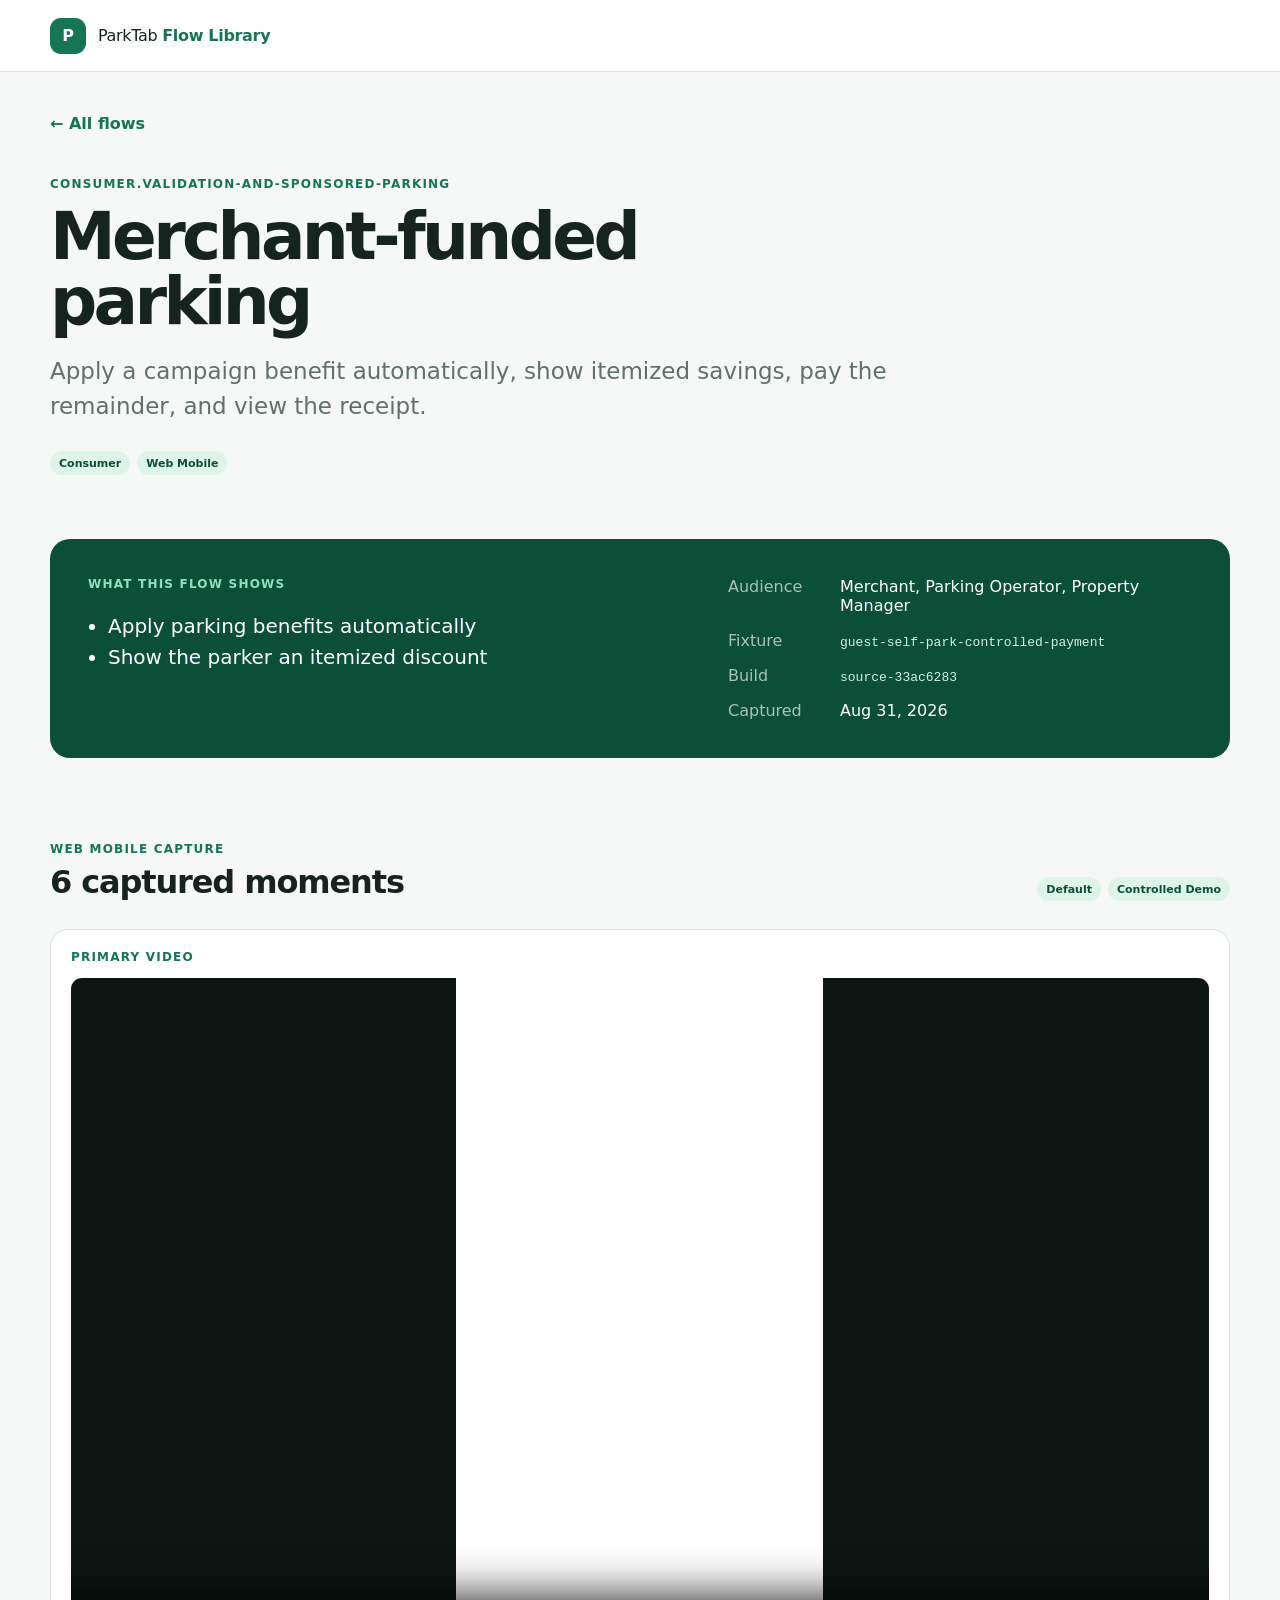
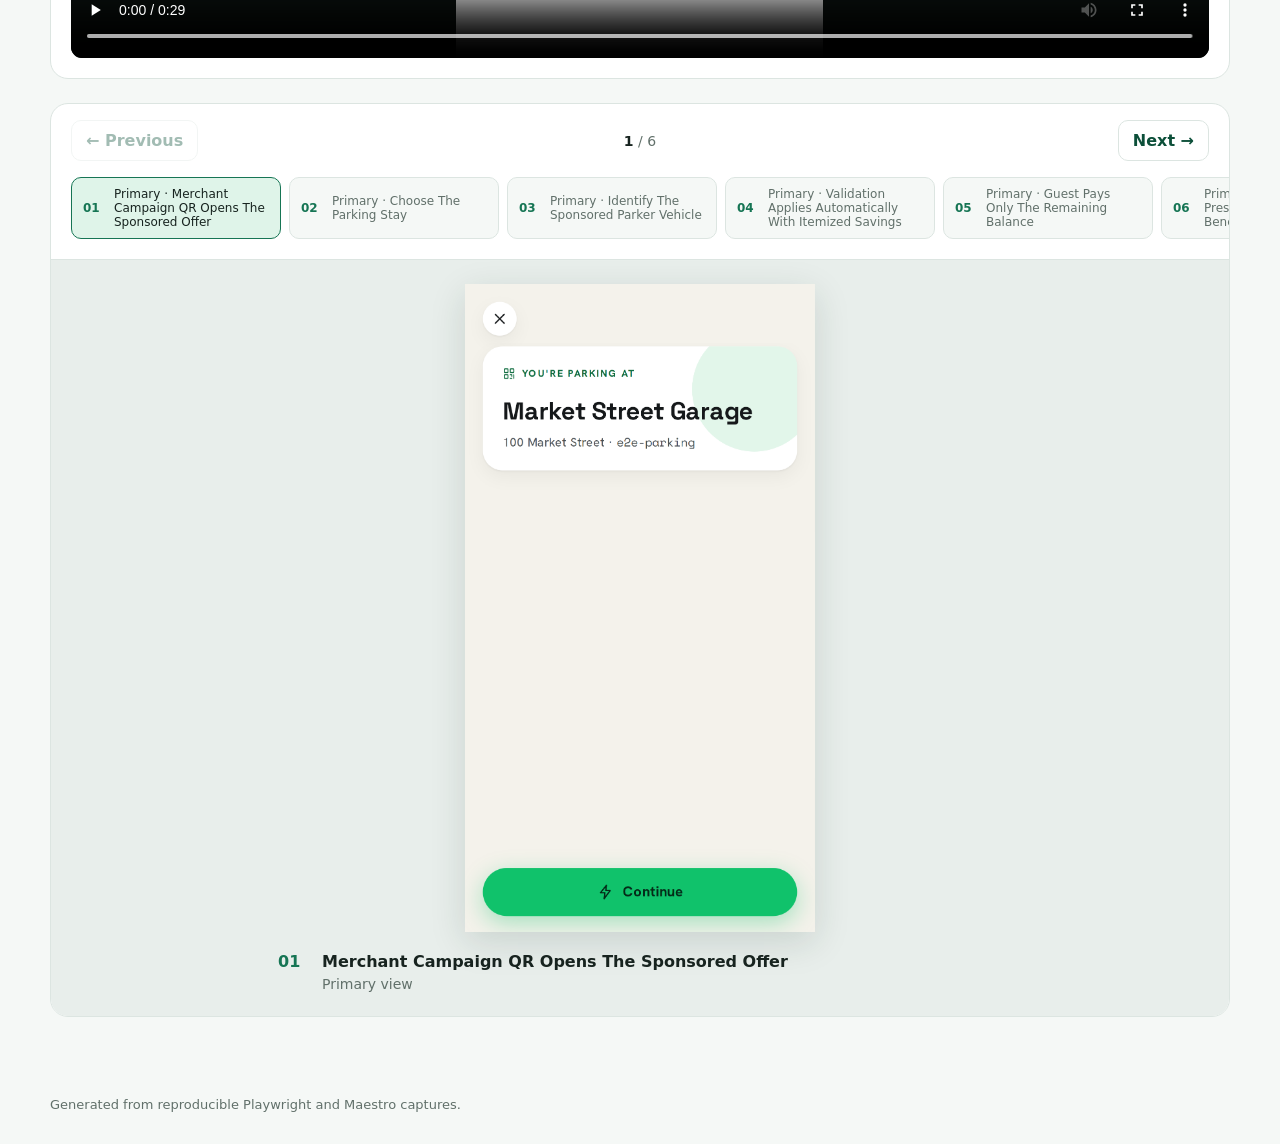
<file: flows/consumer.validation-and-sponsored-parking/index.html>
<!doctype html>
<html lang="en">
  <head>
    <meta charset="utf-8">
    <meta name="viewport" content="width=device-width, initial-scale=1">
    <meta name="color-scheme" content="light">
    <title>Merchant-funded parking · ParkTab Flow Library</title>
    <link rel="stylesheet" href="../../styles.css">
  </head>
  <body>
    <header class="site-header">
      <a class="brand" href="../../index.html" aria-label="ParkTab flow library home">
        <span class="brand-mark">P</span>
        <span>ParkTab <strong>Flow Library</strong></span>
      </a>
    </header>
    <main><article>
    <a class="back" href="../../index.html">← All flows</a>
    <section class="flow-hero">
      <div class="eyebrow">consumer.validation-and-sponsored-parking</div>
      <h1>Merchant-funded parking</h1>
      <p class="lede">Apply a campaign benefit automatically, show itemized savings, pay the remainder, and view the receipt.</p>
      <div class="badges"><span class="badge ">Consumer</span><span class="badge ">Web Mobile</span></div>
    </section>
    <section class="story">
      <div>
        <div class="section-label">What this flow shows</div>
        <ul><li>Apply parking benefits automatically</li><li>Show the parker an itemized discount</li></ul>
      </div>
      <dl>
        <div><dt>Audience</dt><dd>Merchant, Parking Operator, Property Manager</dd></div>
        <div><dt>Fixture</dt><dd><code>guest-self-park-controlled-payment</code></dd></div>
        <div><dt>Build</dt><dd><code>source-33ac6283</code></dd></div>
        <div><dt>Captured</dt><dd>Aug 31, 2026</dd></div>
      </dl>
    </section>
    <section class="capture-section">
        <div class="capture-heading">
          <div>
            <div class="eyebrow">Web Mobile capture</div>
            <h2>6 captured moments</h2>
          </div>
          <div class="badges">
            <span class="badge ">Default</span>
            <span class="badge ">Controlled Demo</span>
          </div>
        </div>
        <div class="video-block">
            <div class="section-label">Primary video</div>
            <video controls preload="metadata" src="../../assets/consumer.validation-and-sponsored-parking/web-mobile/flow.mp4"></video>
          </div>
        <div class="carousel" data-carousel tabindex="0" aria-label="Web Mobile screenshot journey">
          <div class="carousel-controls">
            <button type="button" data-carousel-previous aria-label="Previous frame">← Previous</button>
            <div class="carousel-position" aria-live="polite"><strong data-carousel-current>1</strong> / 6</div>
            <button type="button" data-carousel-next aria-label="Next frame">Next →</button>
          </div>
          <div class="carousel-steps" aria-label="Choose a frame"><button type="button" data-carousel-step="0" class="active" aria-current="step">
              <span>01</span>
              Primary · Merchant Campaign QR Opens The Sponsored Offer
            </button>
<button type="button" data-carousel-step="1">
              <span>02</span>
              Primary · Choose The Parking Stay
            </button>
<button type="button" data-carousel-step="2">
              <span>03</span>
              Primary · Identify The Sponsored Parker Vehicle
            </button>
<button type="button" data-carousel-step="3">
              <span>04</span>
              Primary · Validation Applies Automatically With Itemized Savings
            </button>
<button type="button" data-carousel-step="4">
              <span>05</span>
              Primary · Guest Pays Only The Remaining Balance
            </button>
<button type="button" data-carousel-step="5">
              <span>06</span>
              Primary · Receipt Preserves The Funded Benefit
            </button></div>
          <div class="carousel-stage"><figure class="frame" data-carousel-slide id="carousel-web-mobile-frame-1">
            <a href="../../assets/consumer.validation-and-sponsored-parking/web-mobile/frames/01-merchant-qr.png" target="_blank">
              <img src="../../assets/consumer.validation-and-sponsored-parking/web-mobile/frames/01-merchant-qr.png" loading="lazy" alt="Merchant Campaign QR Opens The Sponsored Offer">
            </a>
            <figcaption>
              <span>01</span>
              <div><strong>Merchant Campaign QR Opens The Sponsored Offer</strong><p>Primary view</p></div>
            </figcaption>
          </figure>
<figure class="frame" data-carousel-slide id="carousel-web-mobile-frame-2" hidden>
            <a href="../../assets/consumer.validation-and-sponsored-parking/web-mobile/frames/02-choose-stay.png" target="_blank">
              <img src="../../assets/consumer.validation-and-sponsored-parking/web-mobile/frames/02-choose-stay.png" loading="lazy" alt="Choose The Parking Stay">
            </a>
            <figcaption>
              <span>02</span>
              <div><strong>Choose The Parking Stay</strong><p>Primary view</p></div>
            </figcaption>
          </figure>
<figure class="frame" data-carousel-slide id="carousel-web-mobile-frame-3" hidden>
            <a href="../../assets/consumer.validation-and-sponsored-parking/web-mobile/frames/03-sponsored-vehicle.png" target="_blank">
              <img src="../../assets/consumer.validation-and-sponsored-parking/web-mobile/frames/03-sponsored-vehicle.png" loading="lazy" alt="Identify The Sponsored Parker Vehicle">
            </a>
            <figcaption>
              <span>03</span>
              <div><strong>Identify The Sponsored Parker Vehicle</strong><p>Primary view</p></div>
            </figcaption>
          </figure>
<figure class="frame" data-carousel-slide id="carousel-web-mobile-frame-4" hidden>
            <a href="../../assets/consumer.validation-and-sponsored-parking/web-mobile/frames/04-benefit-applied.png" target="_blank">
              <img src="../../assets/consumer.validation-and-sponsored-parking/web-mobile/frames/04-benefit-applied.png" loading="lazy" alt="Validation Applies Automatically With Itemized Savings">
            </a>
            <figcaption>
              <span>04</span>
              <div><strong>Validation Applies Automatically With Itemized Savings</strong><p>Primary view</p></div>
            </figcaption>
          </figure>
<figure class="frame" data-carousel-slide id="carousel-web-mobile-frame-5" hidden>
            <a href="../../assets/consumer.validation-and-sponsored-parking/web-mobile/frames/05-remainder-due.png" target="_blank">
              <img src="../../assets/consumer.validation-and-sponsored-parking/web-mobile/frames/05-remainder-due.png" loading="lazy" alt="Guest Pays Only The Remaining Balance">
            </a>
            <figcaption>
              <span>05</span>
              <div><strong>Guest Pays Only The Remaining Balance</strong><p>Primary view</p></div>
            </figcaption>
          </figure>
<figure class="frame" data-carousel-slide id="carousel-web-mobile-frame-6" hidden>
            <a href="../../assets/consumer.validation-and-sponsored-parking/web-mobile/frames/06-sponsored-receipt.png" target="_blank">
              <img src="../../assets/consumer.validation-and-sponsored-parking/web-mobile/frames/06-sponsored-receipt.png" loading="lazy" alt="Receipt Preserves The Funded Benefit">
            </a>
            <figcaption>
              <span>06</span>
              <div><strong>Receipt Preserves The Funded Benefit</strong><p>Primary view</p></div>
            </figcaption>
          </figure></div>
        </div>
      </section>
  </article></main>
    <footer>Generated from reproducible Playwright and Maestro captures.</footer>
    <script>
    for (const carousel of document.querySelectorAll('[data-carousel]')) {
      const slides = [...carousel.querySelectorAll('[data-carousel-slide]')];
      const steps = [...carousel.querySelectorAll('[data-carousel-step]')];
      const previous = carousel.querySelector('[data-carousel-previous]');
      const next = carousel.querySelector('[data-carousel-next]');
      const currentLabel = carousel.querySelector('[data-carousel-current]');
      let current = 0;
      function show(index) {
        current = Math.max(0, Math.min(slides.length - 1, index));
        slides.forEach((slide, slideIndex) => { slide.hidden = slideIndex !== current; });
        steps.forEach((step, stepIndex) => {
          step.classList.toggle('active', stepIndex === current);
          if (stepIndex === current) step.setAttribute('aria-current', 'step');
          else step.removeAttribute('aria-current');
        });
        previous.disabled = current === 0;
        next.disabled = current === slides.length - 1;
        currentLabel.textContent = String(current + 1);
        const activeStep = steps[current];
        const stepRail = activeStep.parentElement;
        stepRail.scrollTo({
          left: activeStep.offsetLeft - (stepRail.clientWidth - activeStep.offsetWidth) / 2,
          behavior: 'smooth'
        });
      }
      previous.addEventListener('click', () => show(current - 1));
      next.addEventListener('click', () => show(current + 1));
      steps.forEach((step, index) => step.addEventListener('click', () => show(index)));
      carousel.addEventListener('keydown', (event) => {
        if (event.key === 'ArrowLeft') { event.preventDefault(); show(current - 1); }
        if (event.key === 'ArrowRight') { event.preventDefault(); show(current + 1); }
      });
      show(0);
    }
  </script>
  </body>
</html>
</file>
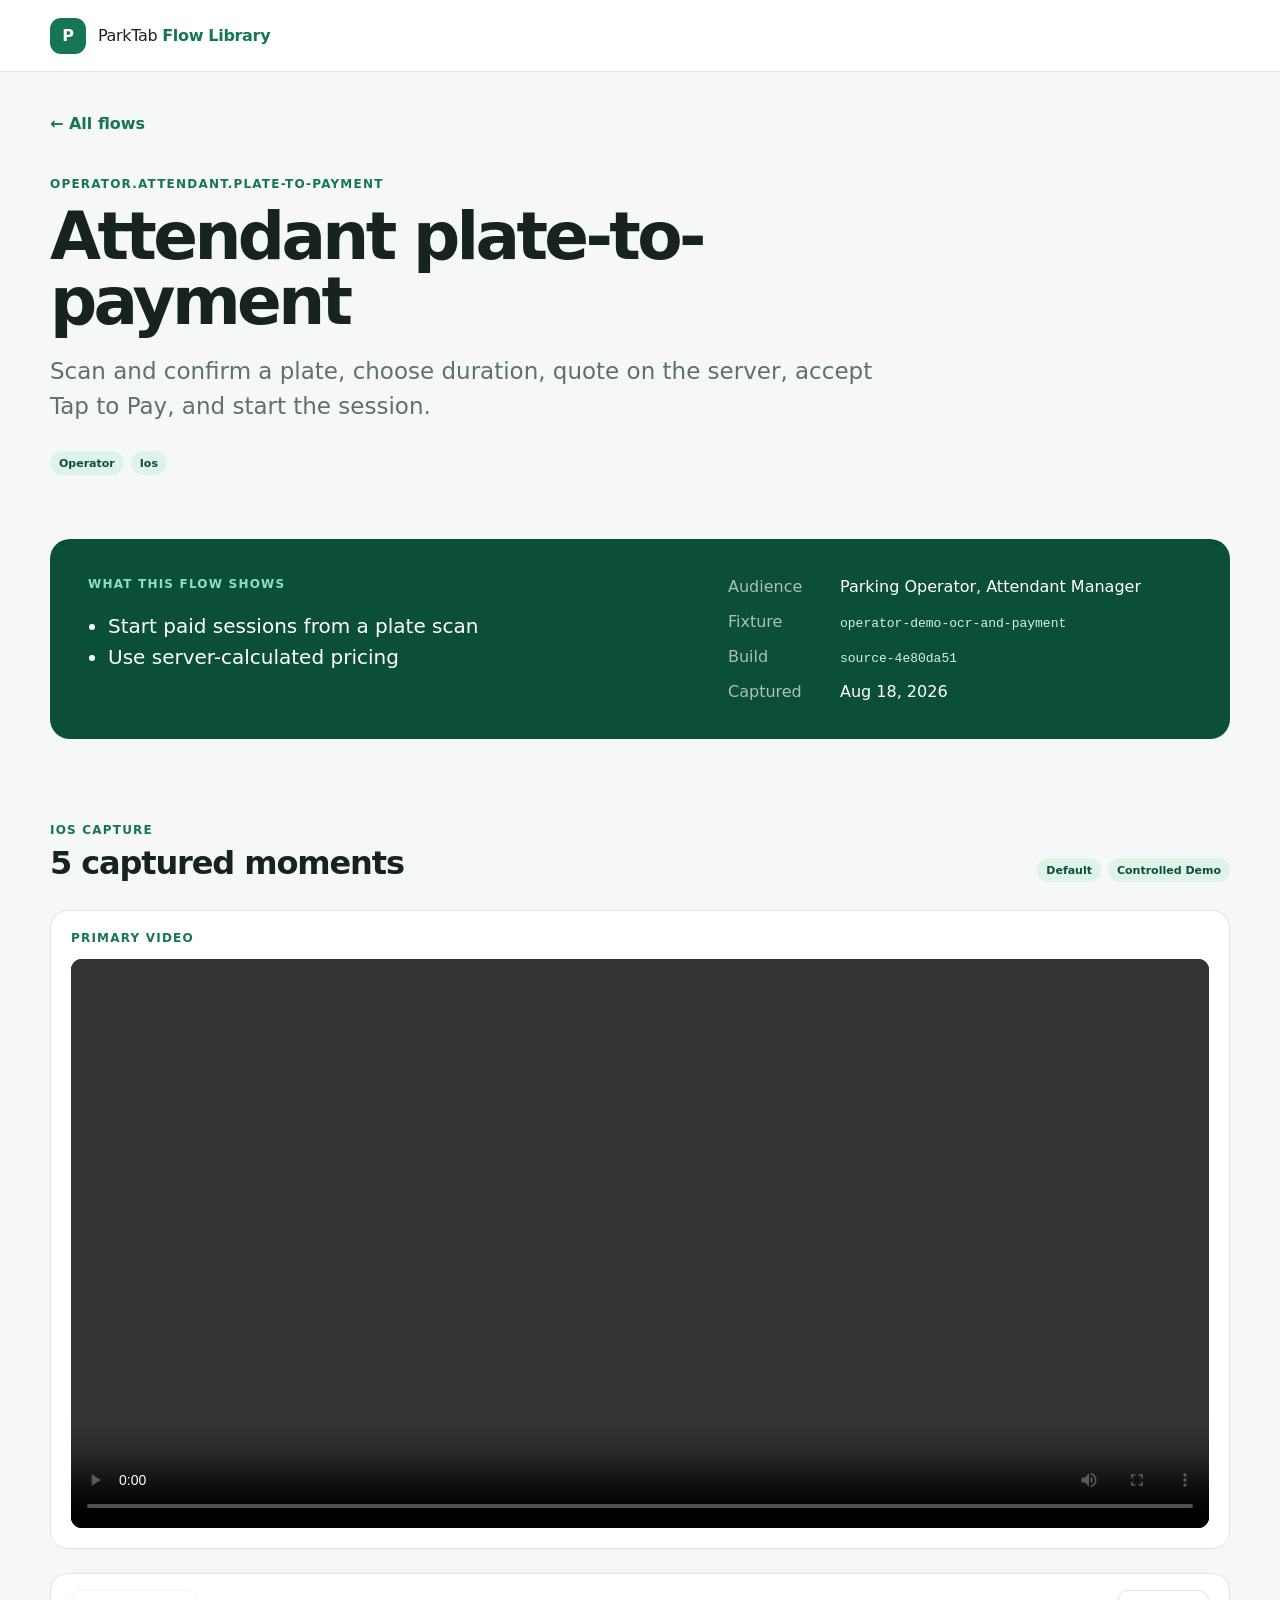
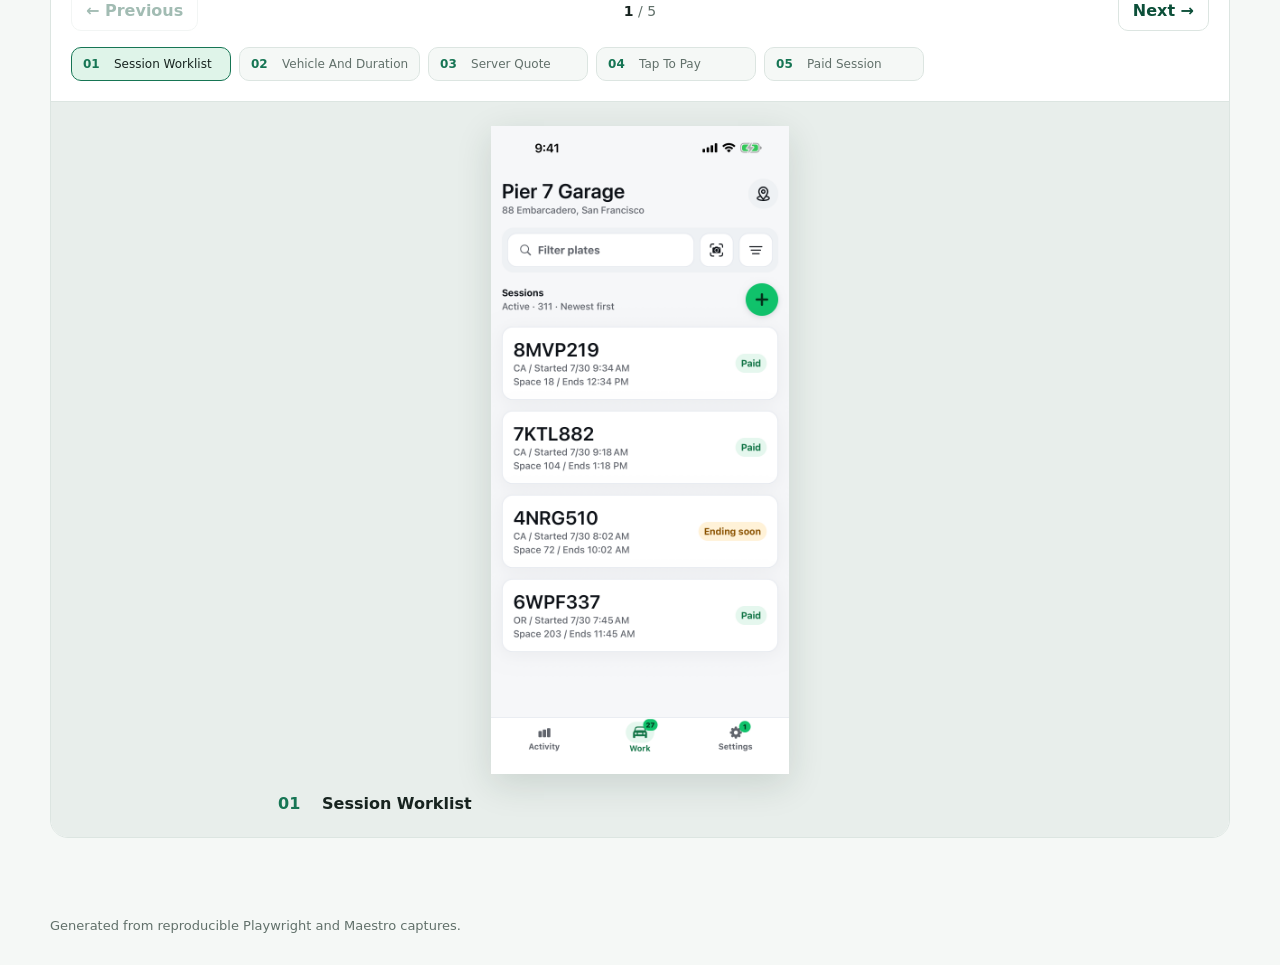
<file: flows/operator.attendant.plate-to-payment/index.html>
<!doctype html>
<html lang="en">
  <head>
    <meta charset="utf-8">
    <meta name="viewport" content="width=device-width, initial-scale=1">
    <meta name="color-scheme" content="light">
    <title>Attendant plate-to-payment · ParkTab Flow Library</title>
    <link rel="stylesheet" href="../../styles.css">
  </head>
  <body>
    <header class="site-header">
      <a class="brand" href="../../index.html" aria-label="ParkTab flow library home">
        <span class="brand-mark">P</span>
        <span>ParkTab <strong>Flow Library</strong></span>
      </a>
    </header>
    <main><article>
    <a class="back" href="../../index.html">← All flows</a>
    <section class="flow-hero">
      <div class="eyebrow">operator.attendant.plate-to-payment</div>
      <h1>Attendant plate-to-payment</h1>
      <p class="lede">Scan and confirm a plate, choose duration, quote on the server, accept Tap to Pay, and start the session.</p>
      <div class="badges"><span class="badge ">Operator</span><span class="badge ">Ios</span></div>
    </section>
    <section class="story">
      <div>
        <div class="section-label">What this flow shows</div>
        <ul><li>Start paid sessions from a plate scan</li><li>Use server-calculated pricing</li></ul>
      </div>
      <dl>
        <div><dt>Audience</dt><dd>Parking Operator, Attendant Manager</dd></div>
        <div><dt>Fixture</dt><dd><code>operator-demo-ocr-and-payment</code></dd></div>
        <div><dt>Build</dt><dd><code>source-4e80da51</code></dd></div>
        <div><dt>Captured</dt><dd>Aug 18, 2026</dd></div>
      </dl>
    </section>
    <section class="capture-section">
        <div class="capture-heading">
          <div>
            <div class="eyebrow">Ios capture</div>
            <h2>5 captured moments</h2>
          </div>
          <div class="badges">
            <span class="badge ">Default</span>
            <span class="badge ">Controlled Demo</span>
          </div>
        </div>
        <div class="video-block">
            <div class="section-label">Primary video</div>
            <video controls preload="metadata" src="../../assets/operator.attendant.plate-to-payment/ios/flow.mp4"></video>
          </div>
        <div class="carousel" data-carousel tabindex="0" aria-label="Ios screenshot journey">
          <div class="carousel-controls">
            <button type="button" data-carousel-previous aria-label="Previous frame">← Previous</button>
            <div class="carousel-position" aria-live="polite"><strong data-carousel-current>1</strong> / 5</div>
            <button type="button" data-carousel-next aria-label="Next frame">Next →</button>
          </div>
          <div class="carousel-steps" aria-label="Choose a frame"><button type="button" data-carousel-step="0" class="active" aria-current="step">
              <span>01</span>
              Session Worklist
            </button>
<button type="button" data-carousel-step="1">
              <span>02</span>
              Vehicle And Duration
            </button>
<button type="button" data-carousel-step="2">
              <span>03</span>
              Server Quote
            </button>
<button type="button" data-carousel-step="3">
              <span>04</span>
              Tap To Pay
            </button>
<button type="button" data-carousel-step="4">
              <span>05</span>
              Paid Session
            </button></div>
          <div class="carousel-stage"><figure class="frame" data-carousel-slide id="carousel-ios-frame-1">
            <a href="../../assets/operator.attendant.plate-to-payment/ios/Attendant%20plate-to-payment%20artifact/takeScreenshot/01-session-worklist.png" target="_blank">
              <img src="../../assets/operator.attendant.plate-to-payment/ios/Attendant%20plate-to-payment%20artifact/takeScreenshot/01-session-worklist.png" loading="lazy" alt="Session Worklist">
            </a>
            <figcaption>
              <span>01</span>
              <div><strong>Session Worklist</strong></div>
            </figcaption>
          </figure>
<figure class="frame" data-carousel-slide id="carousel-ios-frame-2" hidden>
            <a href="../../assets/operator.attendant.plate-to-payment/ios/Attendant%20plate-to-payment%20artifact/takeScreenshot/02-vehicle-and-duration.png" target="_blank">
              <img src="../../assets/operator.attendant.plate-to-payment/ios/Attendant%20plate-to-payment%20artifact/takeScreenshot/02-vehicle-and-duration.png" loading="lazy" alt="Vehicle And Duration">
            </a>
            <figcaption>
              <span>02</span>
              <div><strong>Vehicle And Duration</strong></div>
            </figcaption>
          </figure>
<figure class="frame" data-carousel-slide id="carousel-ios-frame-3" hidden>
            <a href="../../assets/operator.attendant.plate-to-payment/ios/Attendant%20plate-to-payment%20artifact/takeScreenshot/03-server-quote.png" target="_blank">
              <img src="../../assets/operator.attendant.plate-to-payment/ios/Attendant%20plate-to-payment%20artifact/takeScreenshot/03-server-quote.png" loading="lazy" alt="Server Quote">
            </a>
            <figcaption>
              <span>03</span>
              <div><strong>Server Quote</strong></div>
            </figcaption>
          </figure>
<figure class="frame" data-carousel-slide id="carousel-ios-frame-4" hidden>
            <a href="../../assets/operator.attendant.plate-to-payment/ios/Attendant%20plate-to-payment%20artifact/takeScreenshot/04-tap-to-pay.png" target="_blank">
              <img src="../../assets/operator.attendant.plate-to-payment/ios/Attendant%20plate-to-payment%20artifact/takeScreenshot/04-tap-to-pay.png" loading="lazy" alt="Tap To Pay">
            </a>
            <figcaption>
              <span>04</span>
              <div><strong>Tap To Pay</strong></div>
            </figcaption>
          </figure>
<figure class="frame" data-carousel-slide id="carousel-ios-frame-5" hidden>
            <a href="../../assets/operator.attendant.plate-to-payment/ios/Attendant%20plate-to-payment%20artifact/takeScreenshot/05-paid-session.png" target="_blank">
              <img src="../../assets/operator.attendant.plate-to-payment/ios/Attendant%20plate-to-payment%20artifact/takeScreenshot/05-paid-session.png" loading="lazy" alt="Paid Session">
            </a>
            <figcaption>
              <span>05</span>
              <div><strong>Paid Session</strong></div>
            </figcaption>
          </figure></div>
        </div>
      </section>
  </article></main>
    <footer>Generated from reproducible Playwright and Maestro captures.</footer>
    <script>
    for (const carousel of document.querySelectorAll('[data-carousel]')) {
      const slides = [...carousel.querySelectorAll('[data-carousel-slide]')];
      const steps = [...carousel.querySelectorAll('[data-carousel-step]')];
      const previous = carousel.querySelector('[data-carousel-previous]');
      const next = carousel.querySelector('[data-carousel-next]');
      const currentLabel = carousel.querySelector('[data-carousel-current]');
      let current = 0;
      function show(index) {
        current = Math.max(0, Math.min(slides.length - 1, index));
        slides.forEach((slide, slideIndex) => { slide.hidden = slideIndex !== current; });
        steps.forEach((step, stepIndex) => {
          step.classList.toggle('active', stepIndex === current);
          if (stepIndex === current) step.setAttribute('aria-current', 'step');
          else step.removeAttribute('aria-current');
        });
        previous.disabled = current === 0;
        next.disabled = current === slides.length - 1;
        currentLabel.textContent = String(current + 1);
        const activeStep = steps[current];
        const stepRail = activeStep.parentElement;
        stepRail.scrollTo({
          left: activeStep.offsetLeft - (stepRail.clientWidth - activeStep.offsetWidth) / 2,
          behavior: 'smooth'
        });
      }
      previous.addEventListener('click', () => show(current - 1));
      next.addEventListener('click', () => show(current + 1));
      steps.forEach((step, index) => step.addEventListener('click', () => show(index)));
      carousel.addEventListener('keydown', (event) => {
        if (event.key === 'ArrowLeft') { event.preventDefault(); show(current - 1); }
        if (event.key === 'ArrowRight') { event.preventDefault(); show(current + 1); }
      });
      show(0);
    }
  </script>
  </body>
</html>
</file>
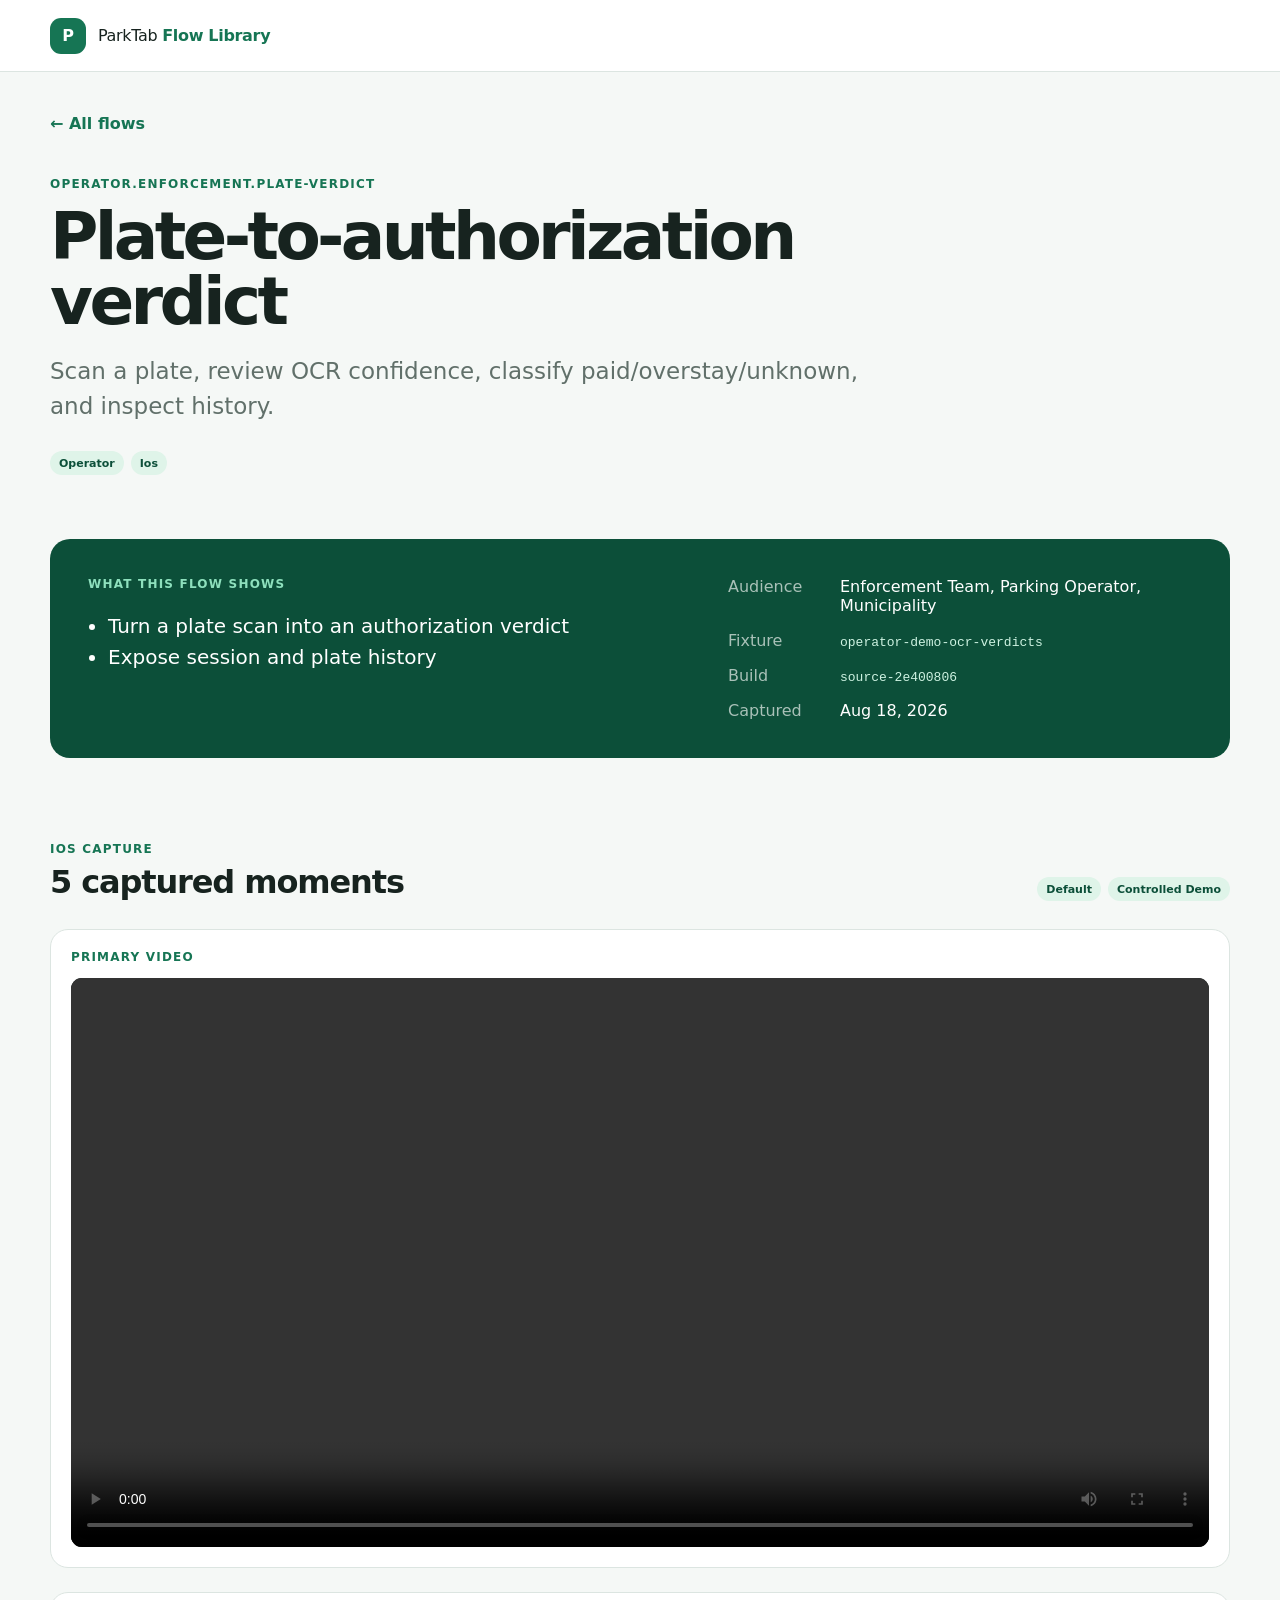
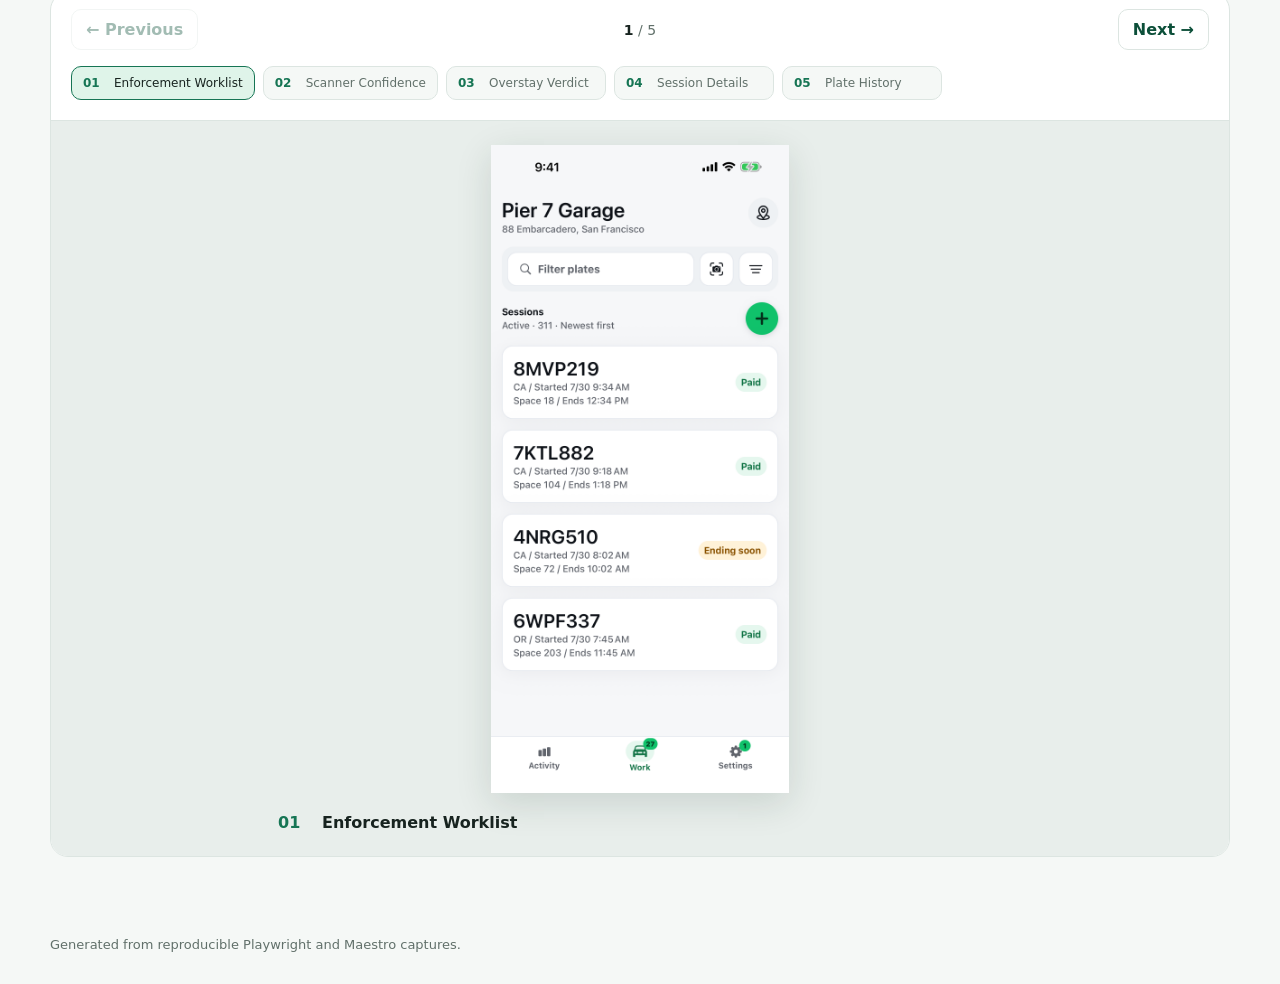
<file: flows/operator.enforcement.plate-verdict/index.html>
<!doctype html>
<html lang="en">
  <head>
    <meta charset="utf-8">
    <meta name="viewport" content="width=device-width, initial-scale=1">
    <meta name="color-scheme" content="light">
    <title>Plate-to-authorization verdict · ParkTab Flow Library</title>
    <link rel="stylesheet" href="../../styles.css">
  </head>
  <body>
    <header class="site-header">
      <a class="brand" href="../../index.html" aria-label="ParkTab flow library home">
        <span class="brand-mark">P</span>
        <span>ParkTab <strong>Flow Library</strong></span>
      </a>
    </header>
    <main><article>
    <a class="back" href="../../index.html">← All flows</a>
    <section class="flow-hero">
      <div class="eyebrow">operator.enforcement.plate-verdict</div>
      <h1>Plate-to-authorization verdict</h1>
      <p class="lede">Scan a plate, review OCR confidence, classify paid/overstay/unknown, and inspect history.</p>
      <div class="badges"><span class="badge ">Operator</span><span class="badge ">Ios</span></div>
    </section>
    <section class="story">
      <div>
        <div class="section-label">What this flow shows</div>
        <ul><li>Turn a plate scan into an authorization verdict</li><li>Expose session and plate history</li></ul>
      </div>
      <dl>
        <div><dt>Audience</dt><dd>Enforcement Team, Parking Operator, Municipality</dd></div>
        <div><dt>Fixture</dt><dd><code>operator-demo-ocr-verdicts</code></dd></div>
        <div><dt>Build</dt><dd><code>source-2e400806</code></dd></div>
        <div><dt>Captured</dt><dd>Aug 18, 2026</dd></div>
      </dl>
    </section>
    <section class="capture-section">
        <div class="capture-heading">
          <div>
            <div class="eyebrow">Ios capture</div>
            <h2>5 captured moments</h2>
          </div>
          <div class="badges">
            <span class="badge ">Default</span>
            <span class="badge ">Controlled Demo</span>
          </div>
        </div>
        <div class="video-block">
            <div class="section-label">Primary video</div>
            <video controls preload="metadata" src="../../assets/operator.enforcement.plate-verdict/ios/flow.mp4"></video>
          </div>
        <div class="carousel" data-carousel tabindex="0" aria-label="Ios screenshot journey">
          <div class="carousel-controls">
            <button type="button" data-carousel-previous aria-label="Previous frame">← Previous</button>
            <div class="carousel-position" aria-live="polite"><strong data-carousel-current>1</strong> / 5</div>
            <button type="button" data-carousel-next aria-label="Next frame">Next →</button>
          </div>
          <div class="carousel-steps" aria-label="Choose a frame"><button type="button" data-carousel-step="0" class="active" aria-current="step">
              <span>01</span>
              Enforcement Worklist
            </button>
<button type="button" data-carousel-step="1">
              <span>02</span>
              Scanner Confidence
            </button>
<button type="button" data-carousel-step="2">
              <span>03</span>
              Overstay Verdict
            </button>
<button type="button" data-carousel-step="3">
              <span>04</span>
              Session Details
            </button>
<button type="button" data-carousel-step="4">
              <span>05</span>
              Plate History
            </button></div>
          <div class="carousel-stage"><figure class="frame" data-carousel-slide id="carousel-ios-frame-1">
            <a href="../../assets/operator.enforcement.plate-verdict/ios/Enforcement%20plate%20verdict%20artifact/takeScreenshot/01-enforcement-worklist.png" target="_blank">
              <img src="../../assets/operator.enforcement.plate-verdict/ios/Enforcement%20plate%20verdict%20artifact/takeScreenshot/01-enforcement-worklist.png" loading="lazy" alt="Enforcement Worklist">
            </a>
            <figcaption>
              <span>01</span>
              <div><strong>Enforcement Worklist</strong></div>
            </figcaption>
          </figure>
<figure class="frame" data-carousel-slide id="carousel-ios-frame-2" hidden>
            <a href="../../assets/operator.enforcement.plate-verdict/ios/Enforcement%20plate%20verdict%20artifact/takeScreenshot/02-scanner-confidence.png" target="_blank">
              <img src="../../assets/operator.enforcement.plate-verdict/ios/Enforcement%20plate%20verdict%20artifact/takeScreenshot/02-scanner-confidence.png" loading="lazy" alt="Scanner Confidence">
            </a>
            <figcaption>
              <span>02</span>
              <div><strong>Scanner Confidence</strong></div>
            </figcaption>
          </figure>
<figure class="frame" data-carousel-slide id="carousel-ios-frame-3" hidden>
            <a href="../../assets/operator.enforcement.plate-verdict/ios/Enforcement%20plate%20verdict%20artifact/takeScreenshot/03-overstay-verdict.png" target="_blank">
              <img src="../../assets/operator.enforcement.plate-verdict/ios/Enforcement%20plate%20verdict%20artifact/takeScreenshot/03-overstay-verdict.png" loading="lazy" alt="Overstay Verdict">
            </a>
            <figcaption>
              <span>03</span>
              <div><strong>Overstay Verdict</strong></div>
            </figcaption>
          </figure>
<figure class="frame" data-carousel-slide id="carousel-ios-frame-4" hidden>
            <a href="../../assets/operator.enforcement.plate-verdict/ios/Enforcement%20plate%20verdict%20artifact/takeScreenshot/04-session-details.png" target="_blank">
              <img src="../../assets/operator.enforcement.plate-verdict/ios/Enforcement%20plate%20verdict%20artifact/takeScreenshot/04-session-details.png" loading="lazy" alt="Session Details">
            </a>
            <figcaption>
              <span>04</span>
              <div><strong>Session Details</strong></div>
            </figcaption>
          </figure>
<figure class="frame" data-carousel-slide id="carousel-ios-frame-5" hidden>
            <a href="../../assets/operator.enforcement.plate-verdict/ios/Enforcement%20plate%20verdict%20artifact/takeScreenshot/05-plate-history.png" target="_blank">
              <img src="../../assets/operator.enforcement.plate-verdict/ios/Enforcement%20plate%20verdict%20artifact/takeScreenshot/05-plate-history.png" loading="lazy" alt="Plate History">
            </a>
            <figcaption>
              <span>05</span>
              <div><strong>Plate History</strong></div>
            </figcaption>
          </figure></div>
        </div>
      </section>
  </article></main>
    <footer>Generated from reproducible Playwright and Maestro captures.</footer>
    <script>
    for (const carousel of document.querySelectorAll('[data-carousel]')) {
      const slides = [...carousel.querySelectorAll('[data-carousel-slide]')];
      const steps = [...carousel.querySelectorAll('[data-carousel-step]')];
      const previous = carousel.querySelector('[data-carousel-previous]');
      const next = carousel.querySelector('[data-carousel-next]');
      const currentLabel = carousel.querySelector('[data-carousel-current]');
      let current = 0;
      function show(index) {
        current = Math.max(0, Math.min(slides.length - 1, index));
        slides.forEach((slide, slideIndex) => { slide.hidden = slideIndex !== current; });
        steps.forEach((step, stepIndex) => {
          step.classList.toggle('active', stepIndex === current);
          if (stepIndex === current) step.setAttribute('aria-current', 'step');
          else step.removeAttribute('aria-current');
        });
        previous.disabled = current === 0;
        next.disabled = current === slides.length - 1;
        currentLabel.textContent = String(current + 1);
        const activeStep = steps[current];
        const stepRail = activeStep.parentElement;
        stepRail.scrollTo({
          left: activeStep.offsetLeft - (stepRail.clientWidth - activeStep.offsetWidth) / 2,
          behavior: 'smooth'
        });
      }
      previous.addEventListener('click', () => show(current - 1));
      next.addEventListener('click', () => show(current + 1));
      steps.forEach((step, index) => step.addEventListener('click', () => show(index)));
      carousel.addEventListener('keydown', (event) => {
        if (event.key === 'ArrowLeft') { event.preventDefault(); show(current - 1); }
        if (event.key === 'ArrowRight') { event.preventDefault(); show(current + 1); }
      });
      show(0);
    }
  </script>
  </body>
</html>
</file>
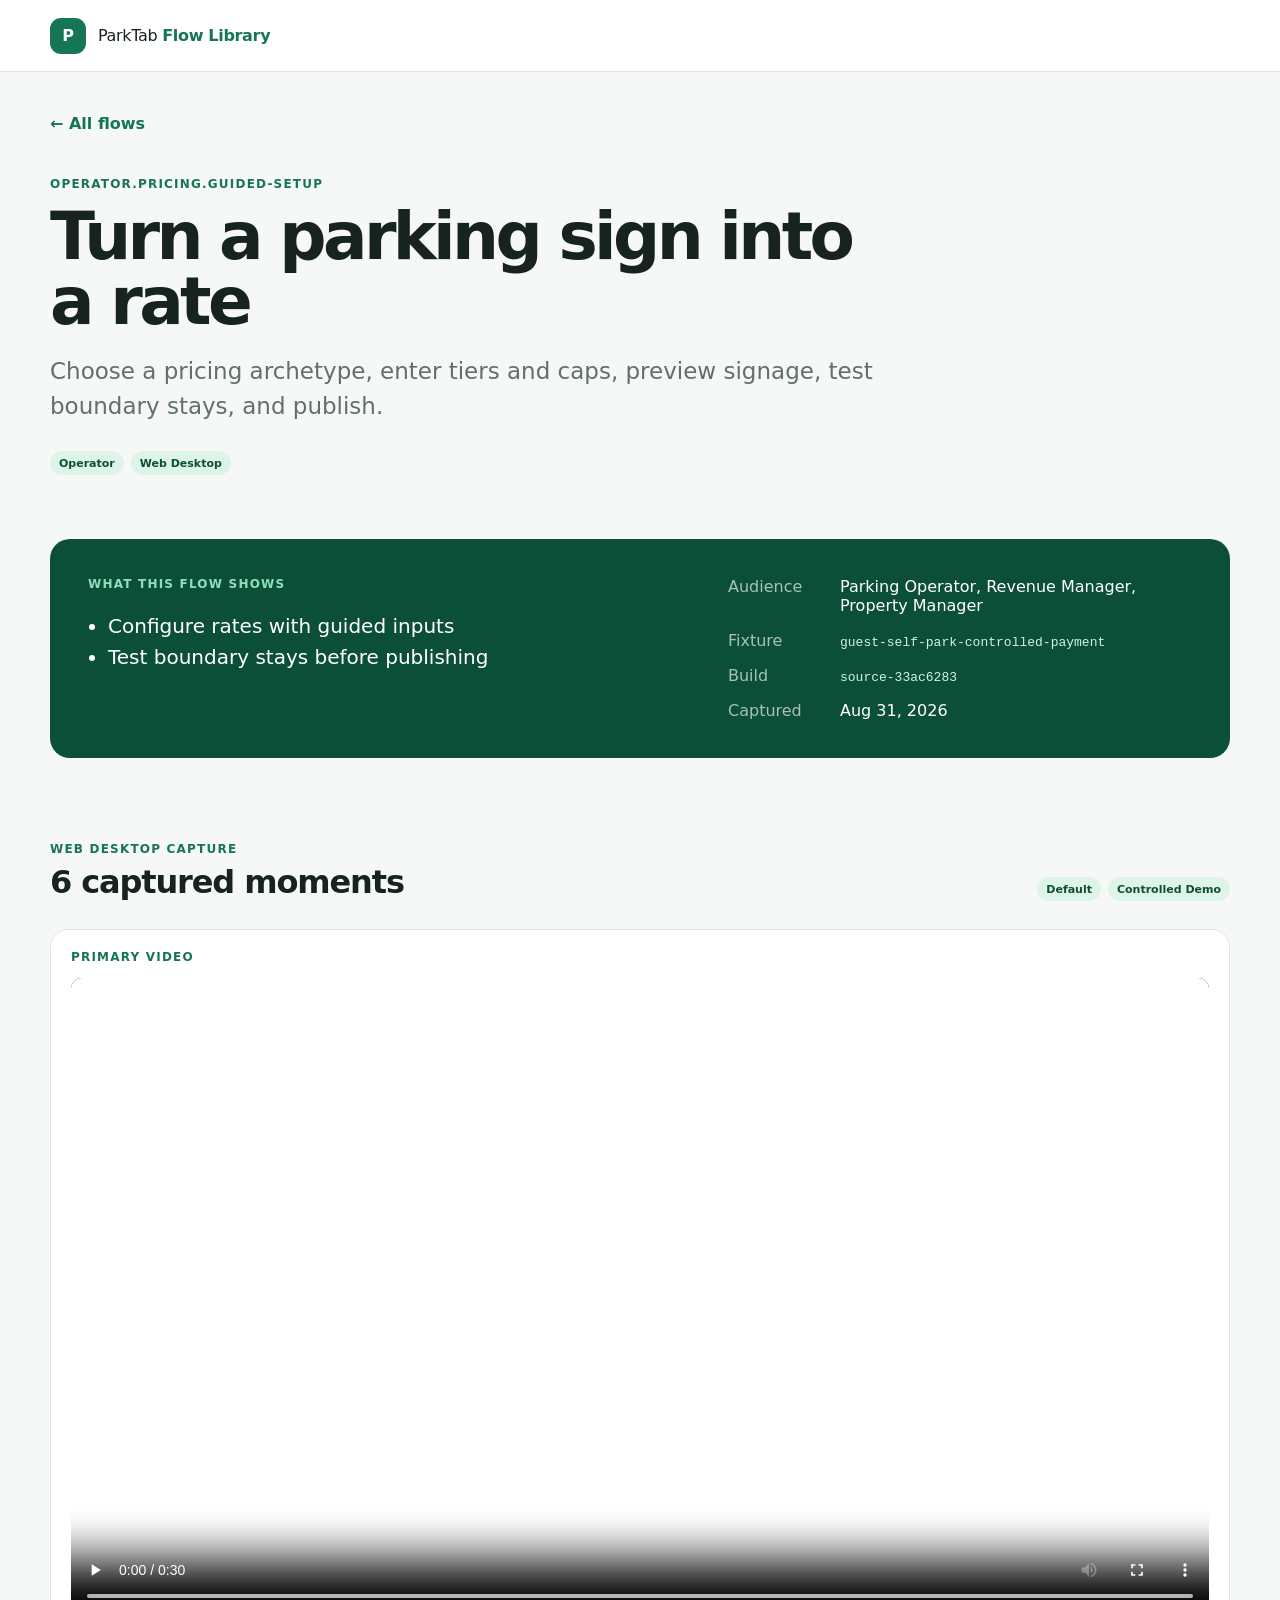
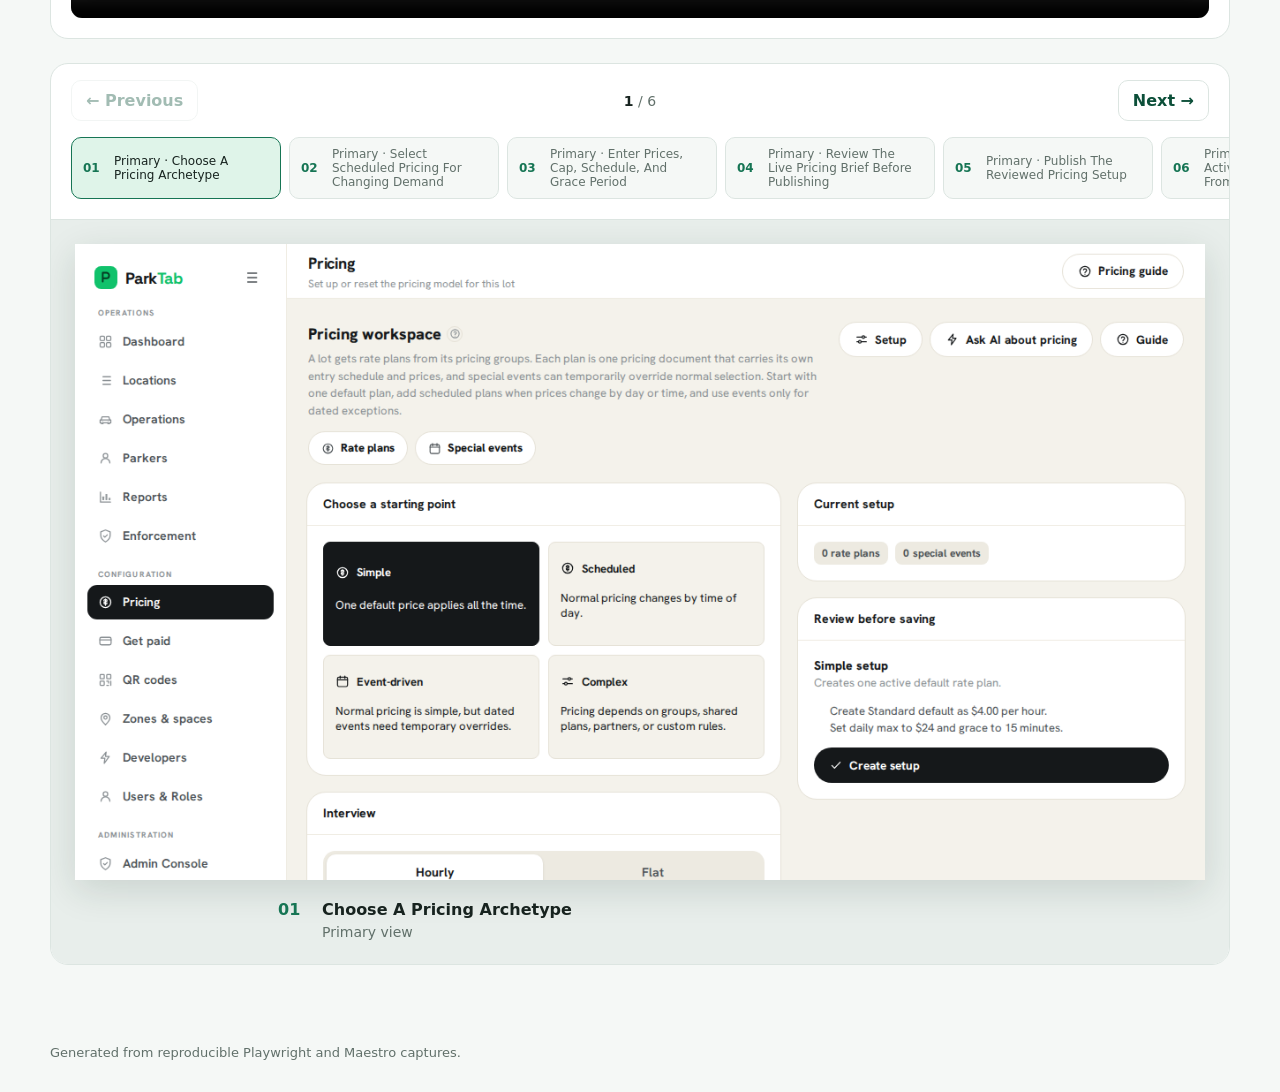
<file: flows/operator.pricing.guided-setup/index.html>
<!doctype html>
<html lang="en">
  <head>
    <meta charset="utf-8">
    <meta name="viewport" content="width=device-width, initial-scale=1">
    <meta name="color-scheme" content="light">
    <title>Turn a parking sign into a rate · ParkTab Flow Library</title>
    <link rel="stylesheet" href="../../styles.css">
  </head>
  <body>
    <header class="site-header">
      <a class="brand" href="../../index.html" aria-label="ParkTab flow library home">
        <span class="brand-mark">P</span>
        <span>ParkTab <strong>Flow Library</strong></span>
      </a>
    </header>
    <main><article>
    <a class="back" href="../../index.html">← All flows</a>
    <section class="flow-hero">
      <div class="eyebrow">operator.pricing.guided-setup</div>
      <h1>Turn a parking sign into a rate</h1>
      <p class="lede">Choose a pricing archetype, enter tiers and caps, preview signage, test boundary stays, and publish.</p>
      <div class="badges"><span class="badge ">Operator</span><span class="badge ">Web Desktop</span></div>
    </section>
    <section class="story">
      <div>
        <div class="section-label">What this flow shows</div>
        <ul><li>Configure rates with guided inputs</li><li>Test boundary stays before publishing</li></ul>
      </div>
      <dl>
        <div><dt>Audience</dt><dd>Parking Operator, Revenue Manager, Property Manager</dd></div>
        <div><dt>Fixture</dt><dd><code>guest-self-park-controlled-payment</code></dd></div>
        <div><dt>Build</dt><dd><code>source-33ac6283</code></dd></div>
        <div><dt>Captured</dt><dd>Aug 31, 2026</dd></div>
      </dl>
    </section>
    <section class="capture-section">
        <div class="capture-heading">
          <div>
            <div class="eyebrow">Web Desktop capture</div>
            <h2>6 captured moments</h2>
          </div>
          <div class="badges">
            <span class="badge ">Default</span>
            <span class="badge ">Controlled Demo</span>
          </div>
        </div>
        <div class="video-block">
            <div class="section-label">Primary video</div>
            <video controls preload="metadata" src="../../assets/operator.pricing.guided-setup/web-desktop/flow.mp4"></video>
          </div>
        <div class="carousel" data-carousel tabindex="0" aria-label="Web Desktop screenshot journey">
          <div class="carousel-controls">
            <button type="button" data-carousel-previous aria-label="Previous frame">← Previous</button>
            <div class="carousel-position" aria-live="polite"><strong data-carousel-current>1</strong> / 6</div>
            <button type="button" data-carousel-next aria-label="Next frame">Next →</button>
          </div>
          <div class="carousel-steps" aria-label="Choose a frame"><button type="button" data-carousel-step="0" class="active" aria-current="step">
              <span>01</span>
              Primary · Choose A Pricing Archetype
            </button>
<button type="button" data-carousel-step="1">
              <span>02</span>
              Primary · Select Scheduled Pricing For Changing Demand
            </button>
<button type="button" data-carousel-step="2">
              <span>03</span>
              Primary · Enter Prices, Cap, Schedule, And Grace Period
            </button>
<button type="button" data-carousel-step="3">
              <span>04</span>
              Primary · Review The Live Pricing Brief Before Publishing
            </button>
<button type="button" data-carousel-step="4">
              <span>05</span>
              Primary · Publish The Reviewed Pricing Setup
            </button>
<button type="button" data-carousel-step="5">
              <span>06</span>
              Primary · Inspect The Active Plans Created From The Guide
            </button></div>
          <div class="carousel-stage"><figure class="frame" data-carousel-slide id="carousel-web-desktop-frame-1">
            <a href="../../assets/operator.pricing.guided-setup/web-desktop/frames/01-pricing-archetypes.png" target="_blank">
              <img src="../../assets/operator.pricing.guided-setup/web-desktop/frames/01-pricing-archetypes.png" loading="lazy" alt="Choose A Pricing Archetype">
            </a>
            <figcaption>
              <span>01</span>
              <div><strong>Choose A Pricing Archetype</strong><p>Primary view</p></div>
            </figcaption>
          </figure>
<figure class="frame" data-carousel-slide id="carousel-web-desktop-frame-2" hidden>
            <a href="../../assets/operator.pricing.guided-setup/web-desktop/frames/02-scheduled-model.png" target="_blank">
              <img src="../../assets/operator.pricing.guided-setup/web-desktop/frames/02-scheduled-model.png" loading="lazy" alt="Select Scheduled Pricing For Changing Demand">
            </a>
            <figcaption>
              <span>02</span>
              <div><strong>Select Scheduled Pricing For Changing Demand</strong><p>Primary view</p></div>
            </figcaption>
          </figure>
<figure class="frame" data-carousel-slide id="carousel-web-desktop-frame-3" hidden>
            <a href="../../assets/operator.pricing.guided-setup/web-desktop/frames/03-tiers-caps-grace.png" target="_blank">
              <img src="../../assets/operator.pricing.guided-setup/web-desktop/frames/03-tiers-caps-grace.png" loading="lazy" alt="Enter Prices, Cap, Schedule, And Grace Period">
            </a>
            <figcaption>
              <span>03</span>
              <div><strong>Enter Prices, Cap, Schedule, And Grace Period</strong><p>Primary view</p></div>
            </figcaption>
          </figure>
<figure class="frame" data-carousel-slide id="carousel-web-desktop-frame-4" hidden>
            <a href="../../assets/operator.pricing.guided-setup/web-desktop/frames/04-live-review.png" target="_blank">
              <img src="../../assets/operator.pricing.guided-setup/web-desktop/frames/04-live-review.png" loading="lazy" alt="Review The Live Pricing Brief Before Publishing">
            </a>
            <figcaption>
              <span>04</span>
              <div><strong>Review The Live Pricing Brief Before Publishing</strong><p>Primary view</p></div>
            </figcaption>
          </figure>
<figure class="frame" data-carousel-slide id="carousel-web-desktop-frame-5" hidden>
            <a href="../../assets/operator.pricing.guided-setup/web-desktop/frames/05-published.png" target="_blank">
              <img src="../../assets/operator.pricing.guided-setup/web-desktop/frames/05-published.png" loading="lazy" alt="Publish The Reviewed Pricing Setup">
            </a>
            <figcaption>
              <span>05</span>
              <div><strong>Publish The Reviewed Pricing Setup</strong><p>Primary view</p></div>
            </figcaption>
          </figure>
<figure class="frame" data-carousel-slide id="carousel-web-desktop-frame-6" hidden>
            <a href="../../assets/operator.pricing.guided-setup/web-desktop/frames/06-created-plans.png" target="_blank">
              <img src="../../assets/operator.pricing.guided-setup/web-desktop/frames/06-created-plans.png" loading="lazy" alt="Inspect The Active Plans Created From The Guide">
            </a>
            <figcaption>
              <span>06</span>
              <div><strong>Inspect The Active Plans Created From The Guide</strong><p>Primary view</p></div>
            </figcaption>
          </figure></div>
        </div>
      </section>
  </article></main>
    <footer>Generated from reproducible Playwright and Maestro captures.</footer>
    <script>
    for (const carousel of document.querySelectorAll('[data-carousel]')) {
      const slides = [...carousel.querySelectorAll('[data-carousel-slide]')];
      const steps = [...carousel.querySelectorAll('[data-carousel-step]')];
      const previous = carousel.querySelector('[data-carousel-previous]');
      const next = carousel.querySelector('[data-carousel-next]');
      const currentLabel = carousel.querySelector('[data-carousel-current]');
      let current = 0;
      function show(index) {
        current = Math.max(0, Math.min(slides.length - 1, index));
        slides.forEach((slide, slideIndex) => { slide.hidden = slideIndex !== current; });
        steps.forEach((step, stepIndex) => {
          step.classList.toggle('active', stepIndex === current);
          if (stepIndex === current) step.setAttribute('aria-current', 'step');
          else step.removeAttribute('aria-current');
        });
        previous.disabled = current === 0;
        next.disabled = current === slides.length - 1;
        currentLabel.textContent = String(current + 1);
        const activeStep = steps[current];
        const stepRail = activeStep.parentElement;
        stepRail.scrollTo({
          left: activeStep.offsetLeft - (stepRail.clientWidth - activeStep.offsetWidth) / 2,
          behavior: 'smooth'
        });
      }
      previous.addEventListener('click', () => show(current - 1));
      next.addEventListener('click', () => show(current + 1));
      steps.forEach((step, index) => step.addEventListener('click', () => show(index)));
      carousel.addEventListener('keydown', (event) => {
        if (event.key === 'ArrowLeft') { event.preventDefault(); show(current - 1); }
        if (event.key === 'ArrowRight') { event.preventDefault(); show(current + 1); }
      });
      show(0);
    }
  </script>
  </body>
</html>
</file>
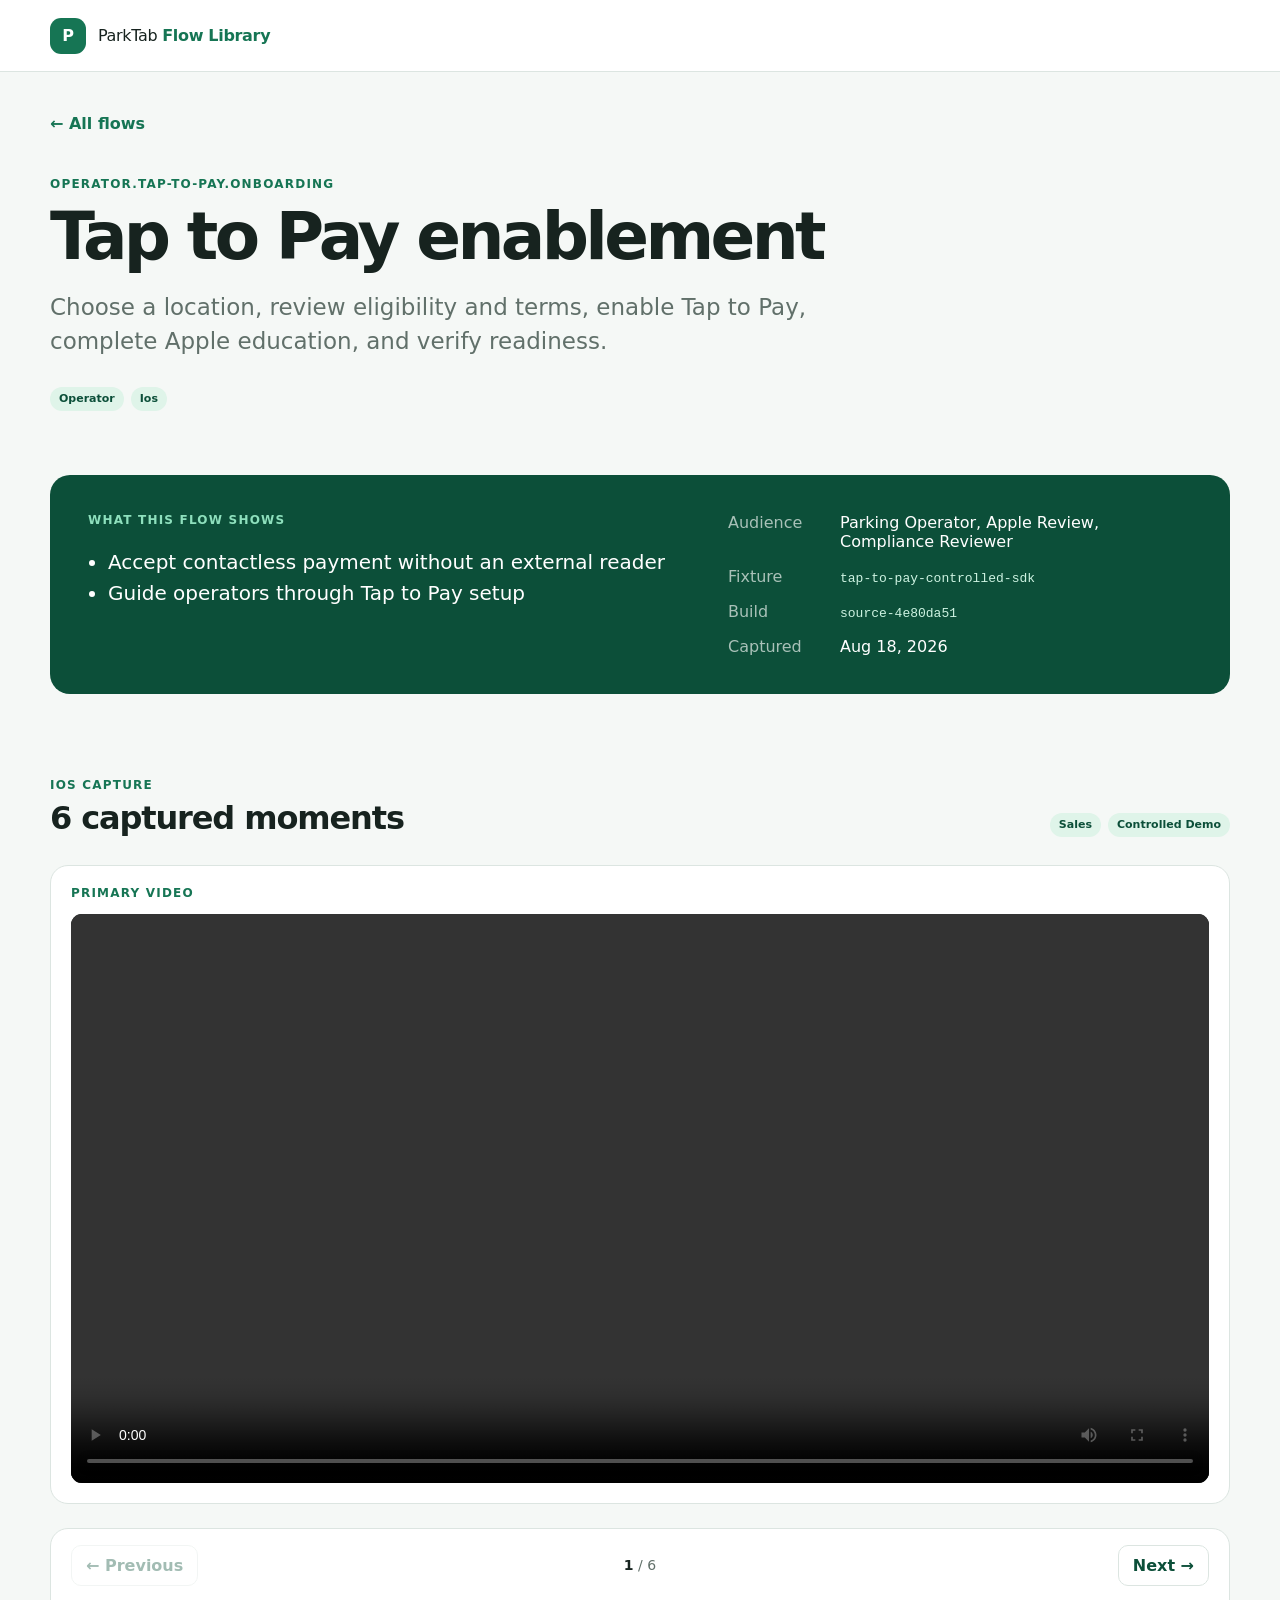
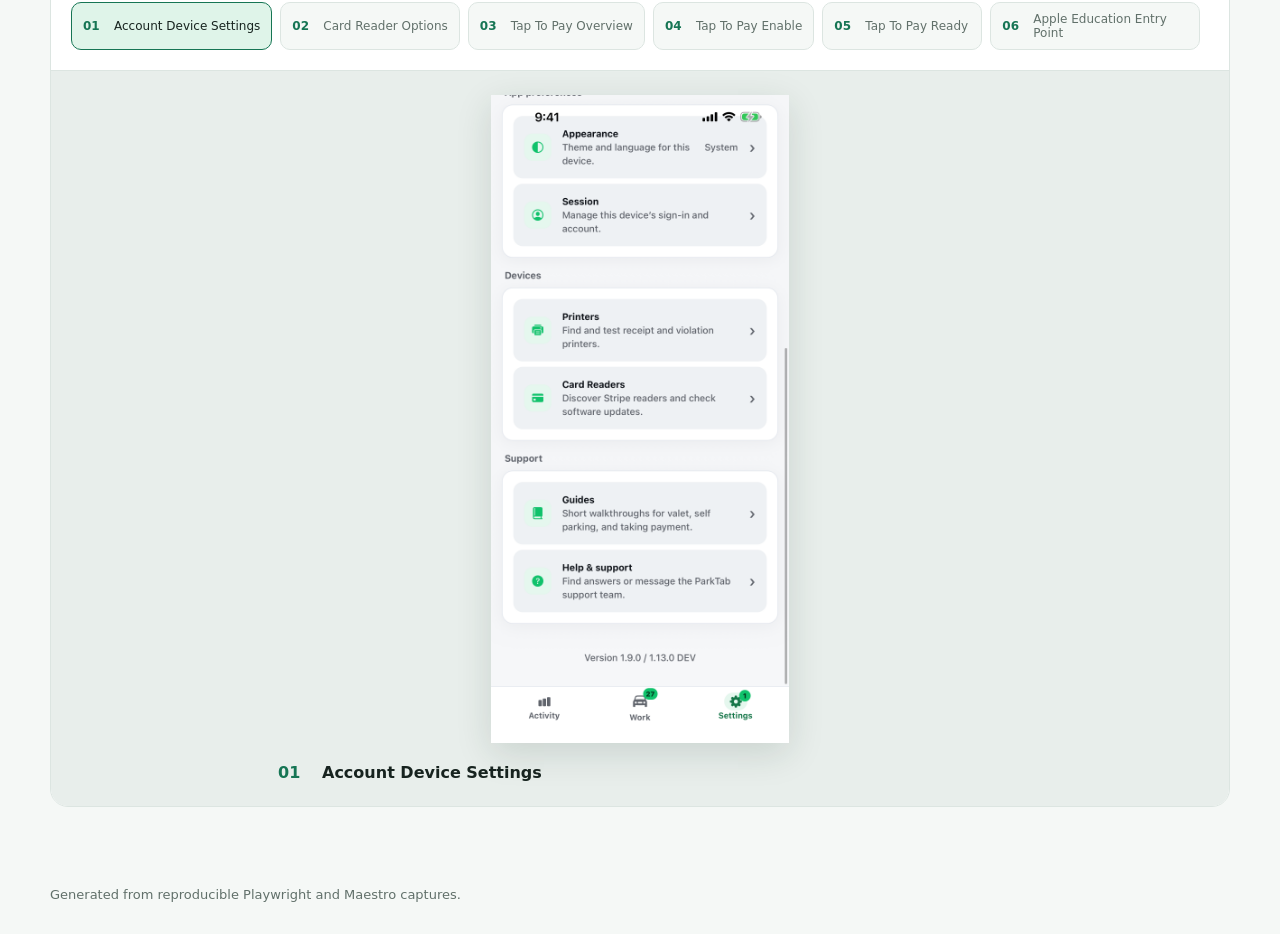
<file: flows/operator.tap-to-pay.onboarding/index.html>
<!doctype html>
<html lang="en">
  <head>
    <meta charset="utf-8">
    <meta name="viewport" content="width=device-width, initial-scale=1">
    <meta name="color-scheme" content="light">
    <title>Tap to Pay enablement · ParkTab Flow Library</title>
    <link rel="stylesheet" href="../../styles.css">
  </head>
  <body>
    <header class="site-header">
      <a class="brand" href="../../index.html" aria-label="ParkTab flow library home">
        <span class="brand-mark">P</span>
        <span>ParkTab <strong>Flow Library</strong></span>
      </a>
    </header>
    <main><article>
    <a class="back" href="../../index.html">← All flows</a>
    <section class="flow-hero">
      <div class="eyebrow">operator.tap-to-pay.onboarding</div>
      <h1>Tap to Pay enablement</h1>
      <p class="lede">Choose a location, review eligibility and terms, enable Tap to Pay, complete Apple education, and verify readiness.</p>
      <div class="badges"><span class="badge ">Operator</span><span class="badge ">Ios</span></div>
    </section>
    <section class="story">
      <div>
        <div class="section-label">What this flow shows</div>
        <ul><li>Accept contactless payment without an external reader</li><li>Guide operators through Tap to Pay setup</li></ul>
      </div>
      <dl>
        <div><dt>Audience</dt><dd>Parking Operator, Apple Review, Compliance Reviewer</dd></div>
        <div><dt>Fixture</dt><dd><code>tap-to-pay-controlled-sdk</code></dd></div>
        <div><dt>Build</dt><dd><code>source-4e80da51</code></dd></div>
        <div><dt>Captured</dt><dd>Aug 18, 2026</dd></div>
      </dl>
    </section>
    <section class="capture-section">
        <div class="capture-heading">
          <div>
            <div class="eyebrow">Ios capture</div>
            <h2>6 captured moments</h2>
          </div>
          <div class="badges">
            <span class="badge ">Sales</span>
            <span class="badge ">Controlled Demo</span>
          </div>
        </div>
        <div class="video-block">
            <div class="section-label">Primary video</div>
            <video controls preload="metadata" src="../../assets/operator.tap-to-pay.onboarding/ios/flow.mp4"></video>
          </div>
        <div class="carousel" data-carousel tabindex="0" aria-label="Ios screenshot journey">
          <div class="carousel-controls">
            <button type="button" data-carousel-previous aria-label="Previous frame">← Previous</button>
            <div class="carousel-position" aria-live="polite"><strong data-carousel-current>1</strong> / 6</div>
            <button type="button" data-carousel-next aria-label="Next frame">Next →</button>
          </div>
          <div class="carousel-steps" aria-label="Choose a frame"><button type="button" data-carousel-step="0" class="active" aria-current="step">
              <span>01</span>
              Account Device Settings
            </button>
<button type="button" data-carousel-step="1">
              <span>02</span>
              Card Reader Options
            </button>
<button type="button" data-carousel-step="2">
              <span>03</span>
              Tap To Pay Overview
            </button>
<button type="button" data-carousel-step="3">
              <span>04</span>
              Tap To Pay Enable
            </button>
<button type="button" data-carousel-step="4">
              <span>05</span>
              Tap To Pay Ready
            </button>
<button type="button" data-carousel-step="5">
              <span>06</span>
              Apple Education Entry Point
            </button></div>
          <div class="carousel-stage"><figure class="frame" data-carousel-slide id="carousel-ios-frame-1">
            <a href="../../assets/operator.tap-to-pay.onboarding/ios/Operator%20Tap%20to%20Pay%20onboarding%20artifact/takeScreenshot/01-account-device-settings.png" target="_blank">
              <img src="../../assets/operator.tap-to-pay.onboarding/ios/Operator%20Tap%20to%20Pay%20onboarding%20artifact/takeScreenshot/01-account-device-settings.png" loading="lazy" alt="Account Device Settings">
            </a>
            <figcaption>
              <span>01</span>
              <div><strong>Account Device Settings</strong></div>
            </figcaption>
          </figure>
<figure class="frame" data-carousel-slide id="carousel-ios-frame-2" hidden>
            <a href="../../assets/operator.tap-to-pay.onboarding/ios/Operator%20Tap%20to%20Pay%20onboarding%20artifact/takeScreenshot/02-card-reader-options.png" target="_blank">
              <img src="../../assets/operator.tap-to-pay.onboarding/ios/Operator%20Tap%20to%20Pay%20onboarding%20artifact/takeScreenshot/02-card-reader-options.png" loading="lazy" alt="Card Reader Options">
            </a>
            <figcaption>
              <span>02</span>
              <div><strong>Card Reader Options</strong></div>
            </figcaption>
          </figure>
<figure class="frame" data-carousel-slide id="carousel-ios-frame-3" hidden>
            <a href="../../assets/operator.tap-to-pay.onboarding/ios/Operator%20Tap%20to%20Pay%20onboarding%20artifact/takeScreenshot/03-tap-to-pay-overview.png" target="_blank">
              <img src="../../assets/operator.tap-to-pay.onboarding/ios/Operator%20Tap%20to%20Pay%20onboarding%20artifact/takeScreenshot/03-tap-to-pay-overview.png" loading="lazy" alt="Tap To Pay Overview">
            </a>
            <figcaption>
              <span>03</span>
              <div><strong>Tap To Pay Overview</strong></div>
            </figcaption>
          </figure>
<figure class="frame" data-carousel-slide id="carousel-ios-frame-4" hidden>
            <a href="../../assets/operator.tap-to-pay.onboarding/ios/Operator%20Tap%20to%20Pay%20onboarding%20artifact/takeScreenshot/04-tap-to-pay-enable.png" target="_blank">
              <img src="../../assets/operator.tap-to-pay.onboarding/ios/Operator%20Tap%20to%20Pay%20onboarding%20artifact/takeScreenshot/04-tap-to-pay-enable.png" loading="lazy" alt="Tap To Pay Enable">
            </a>
            <figcaption>
              <span>04</span>
              <div><strong>Tap To Pay Enable</strong></div>
            </figcaption>
          </figure>
<figure class="frame" data-carousel-slide id="carousel-ios-frame-5" hidden>
            <a href="../../assets/operator.tap-to-pay.onboarding/ios/Operator%20Tap%20to%20Pay%20onboarding%20artifact/takeScreenshot/05-tap-to-pay-ready.png" target="_blank">
              <img src="../../assets/operator.tap-to-pay.onboarding/ios/Operator%20Tap%20to%20Pay%20onboarding%20artifact/takeScreenshot/05-tap-to-pay-ready.png" loading="lazy" alt="Tap To Pay Ready">
            </a>
            <figcaption>
              <span>05</span>
              <div><strong>Tap To Pay Ready</strong></div>
            </figcaption>
          </figure>
<figure class="frame" data-carousel-slide id="carousel-ios-frame-6" hidden>
            <a href="../../assets/operator.tap-to-pay.onboarding/ios/Operator%20Tap%20to%20Pay%20onboarding%20artifact/takeScreenshot/06-apple-education-entry-point.png" target="_blank">
              <img src="../../assets/operator.tap-to-pay.onboarding/ios/Operator%20Tap%20to%20Pay%20onboarding%20artifact/takeScreenshot/06-apple-education-entry-point.png" loading="lazy" alt="Apple Education Entry Point">
            </a>
            <figcaption>
              <span>06</span>
              <div><strong>Apple Education Entry Point</strong></div>
            </figcaption>
          </figure></div>
        </div>
      </section>
  </article></main>
    <footer>Generated from reproducible Playwright and Maestro captures.</footer>
    <script>
    for (const carousel of document.querySelectorAll('[data-carousel]')) {
      const slides = [...carousel.querySelectorAll('[data-carousel-slide]')];
      const steps = [...carousel.querySelectorAll('[data-carousel-step]')];
      const previous = carousel.querySelector('[data-carousel-previous]');
      const next = carousel.querySelector('[data-carousel-next]');
      const currentLabel = carousel.querySelector('[data-carousel-current]');
      let current = 0;
      function show(index) {
        current = Math.max(0, Math.min(slides.length - 1, index));
        slides.forEach((slide, slideIndex) => { slide.hidden = slideIndex !== current; });
        steps.forEach((step, stepIndex) => {
          step.classList.toggle('active', stepIndex === current);
          if (stepIndex === current) step.setAttribute('aria-current', 'step');
          else step.removeAttribute('aria-current');
        });
        previous.disabled = current === 0;
        next.disabled = current === slides.length - 1;
        currentLabel.textContent = String(current + 1);
        const activeStep = steps[current];
        const stepRail = activeStep.parentElement;
        stepRail.scrollTo({
          left: activeStep.offsetLeft - (stepRail.clientWidth - activeStep.offsetWidth) / 2,
          behavior: 'smooth'
        });
      }
      previous.addEventListener('click', () => show(current - 1));
      next.addEventListener('click', () => show(current + 1));
      steps.forEach((step, index) => step.addEventListener('click', () => show(index)));
      carousel.addEventListener('keydown', (event) => {
        if (event.key === 'ArrowLeft') { event.preventDefault(); show(current - 1); }
        if (event.key === 'ArrowRight') { event.preventDefault(); show(current + 1); }
      });
      show(0);
    }
  </script>
  </body>
</html>
</file>
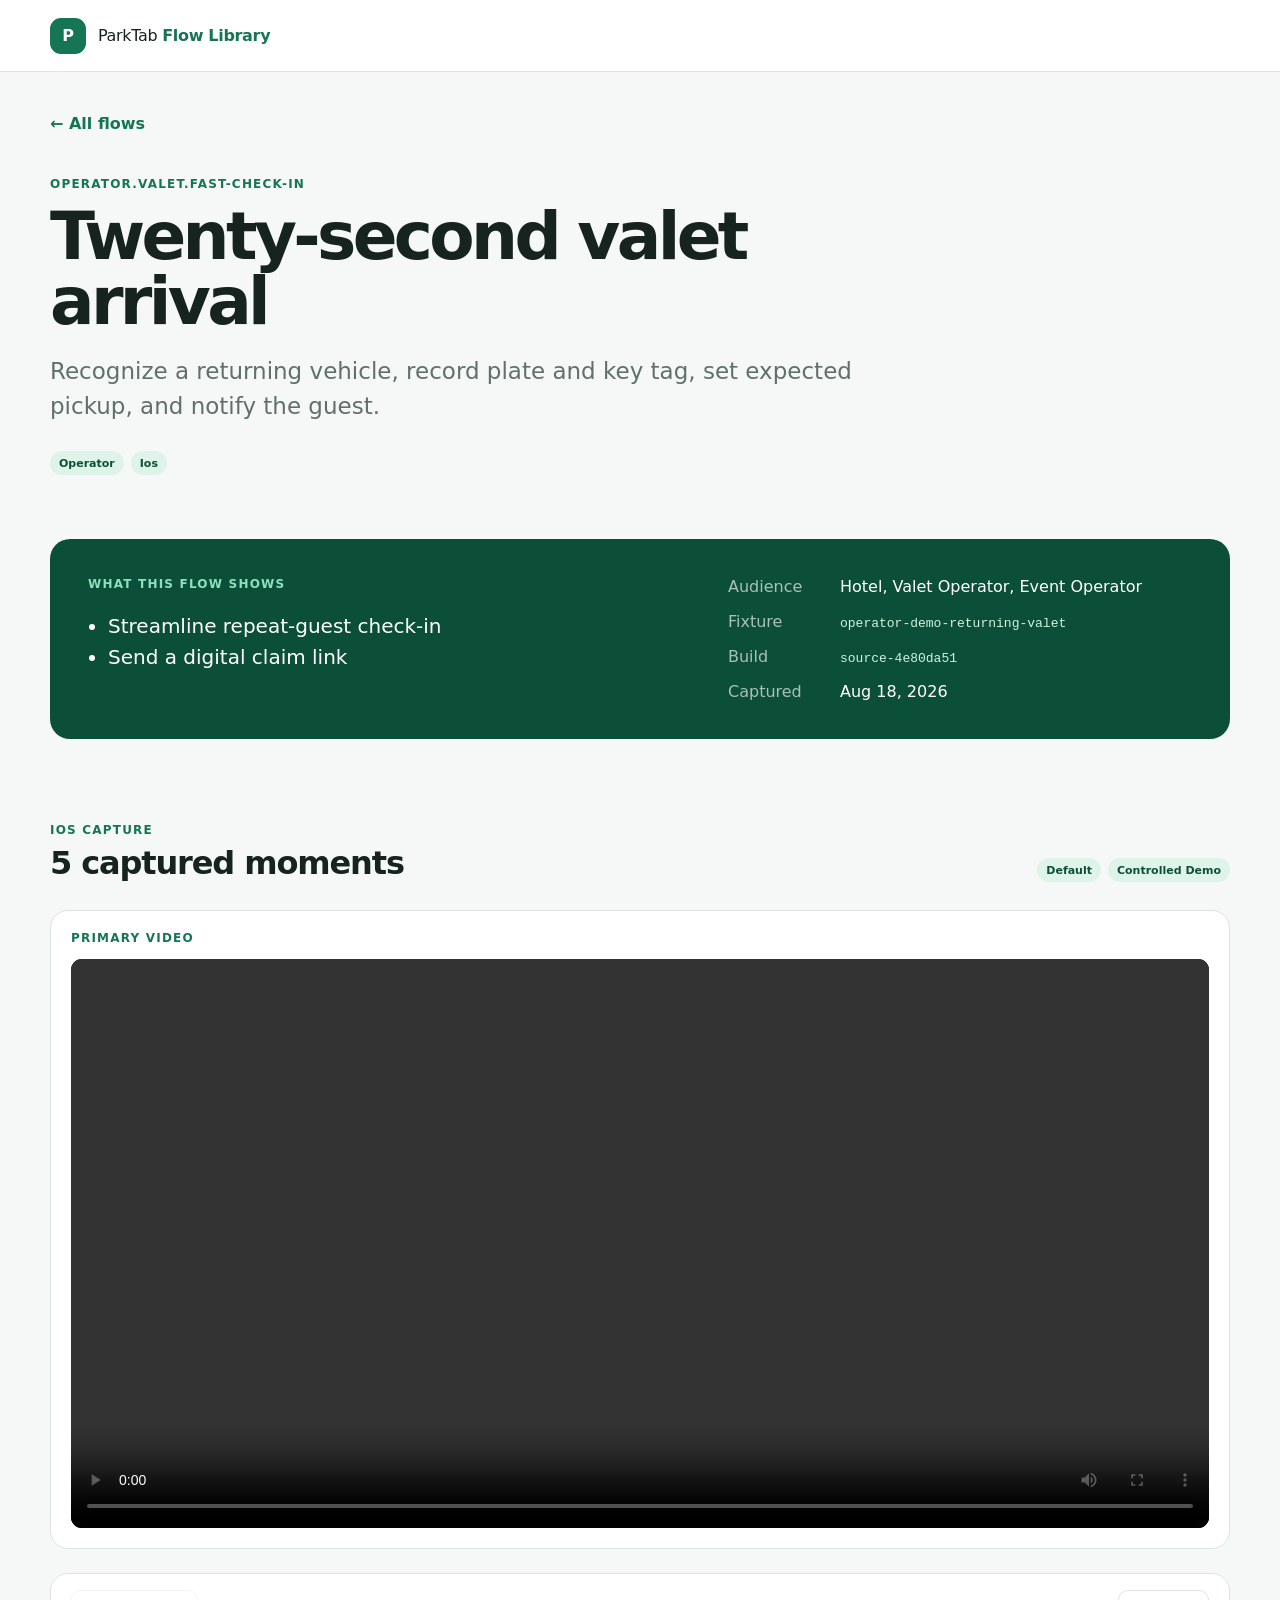
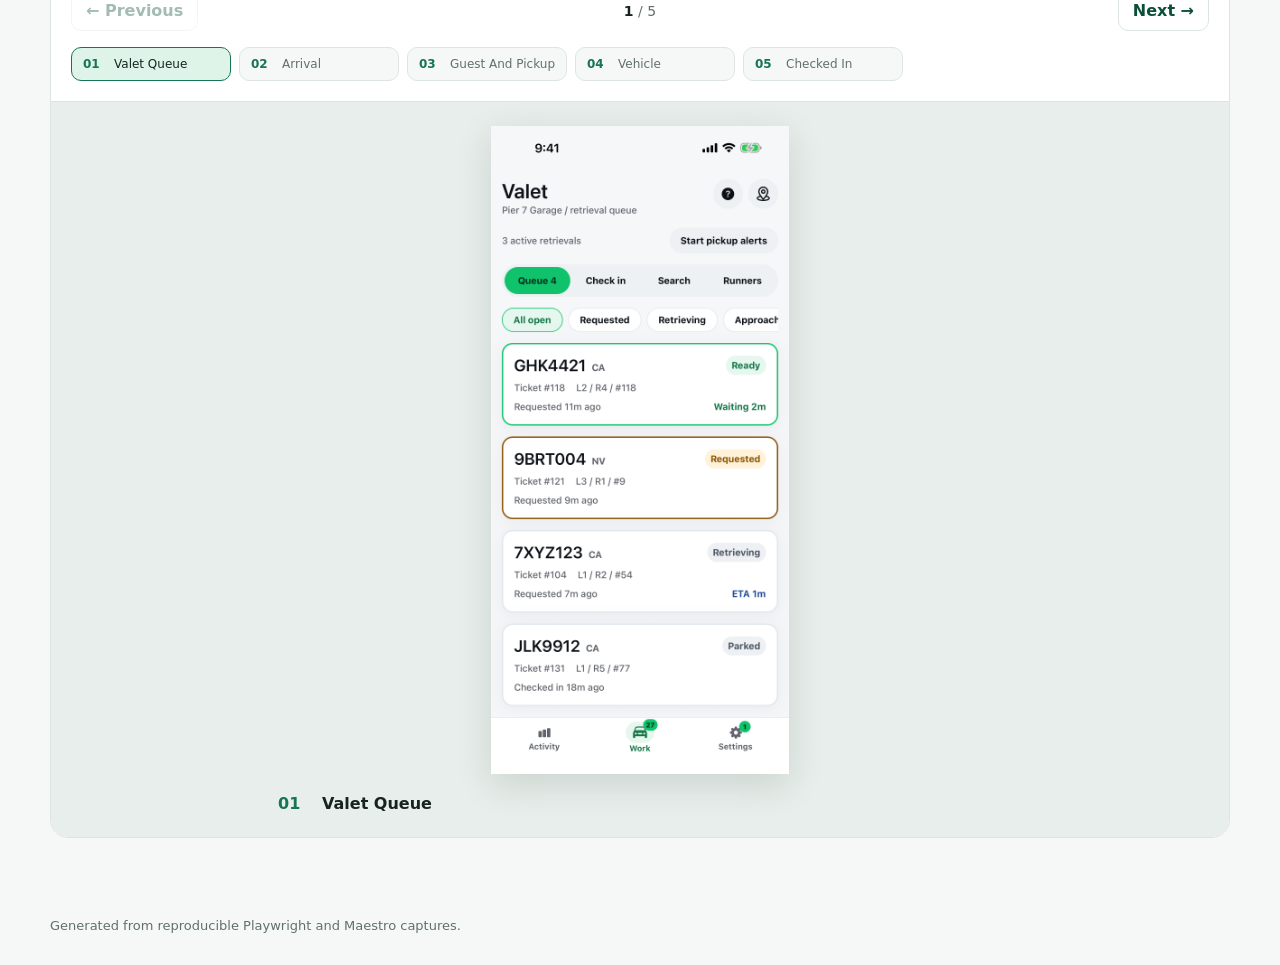
<file: flows/operator.valet.fast-check-in/index.html>
<!doctype html>
<html lang="en">
  <head>
    <meta charset="utf-8">
    <meta name="viewport" content="width=device-width, initial-scale=1">
    <meta name="color-scheme" content="light">
    <title>Twenty-second valet arrival · ParkTab Flow Library</title>
    <link rel="stylesheet" href="../../styles.css">
  </head>
  <body>
    <header class="site-header">
      <a class="brand" href="../../index.html" aria-label="ParkTab flow library home">
        <span class="brand-mark">P</span>
        <span>ParkTab <strong>Flow Library</strong></span>
      </a>
    </header>
    <main><article>
    <a class="back" href="../../index.html">← All flows</a>
    <section class="flow-hero">
      <div class="eyebrow">operator.valet.fast-check-in</div>
      <h1>Twenty-second valet arrival</h1>
      <p class="lede">Recognize a returning vehicle, record plate and key tag, set expected pickup, and notify the guest.</p>
      <div class="badges"><span class="badge ">Operator</span><span class="badge ">Ios</span></div>
    </section>
    <section class="story">
      <div>
        <div class="section-label">What this flow shows</div>
        <ul><li>Streamline repeat-guest check-in</li><li>Send a digital claim link</li></ul>
      </div>
      <dl>
        <div><dt>Audience</dt><dd>Hotel, Valet Operator, Event Operator</dd></div>
        <div><dt>Fixture</dt><dd><code>operator-demo-returning-valet</code></dd></div>
        <div><dt>Build</dt><dd><code>source-4e80da51</code></dd></div>
        <div><dt>Captured</dt><dd>Aug 18, 2026</dd></div>
      </dl>
    </section>
    <section class="capture-section">
        <div class="capture-heading">
          <div>
            <div class="eyebrow">Ios capture</div>
            <h2>5 captured moments</h2>
          </div>
          <div class="badges">
            <span class="badge ">Default</span>
            <span class="badge ">Controlled Demo</span>
          </div>
        </div>
        <div class="video-block">
            <div class="section-label">Primary video</div>
            <video controls preload="metadata" src="../../assets/operator.valet.fast-check-in/ios/flow.mp4"></video>
          </div>
        <div class="carousel" data-carousel tabindex="0" aria-label="Ios screenshot journey">
          <div class="carousel-controls">
            <button type="button" data-carousel-previous aria-label="Previous frame">← Previous</button>
            <div class="carousel-position" aria-live="polite"><strong data-carousel-current>1</strong> / 5</div>
            <button type="button" data-carousel-next aria-label="Next frame">Next →</button>
          </div>
          <div class="carousel-steps" aria-label="Choose a frame"><button type="button" data-carousel-step="0" class="active" aria-current="step">
              <span>01</span>
              Valet Queue
            </button>
<button type="button" data-carousel-step="1">
              <span>02</span>
              Arrival
            </button>
<button type="button" data-carousel-step="2">
              <span>03</span>
              Guest And Pickup
            </button>
<button type="button" data-carousel-step="3">
              <span>04</span>
              Vehicle
            </button>
<button type="button" data-carousel-step="4">
              <span>05</span>
              Checked In
            </button></div>
          <div class="carousel-stage"><figure class="frame" data-carousel-slide id="carousel-ios-frame-1">
            <a href="../../assets/operator.valet.fast-check-in/ios/Fast%20valet%20check-in%20artifact/takeScreenshot/01-valet-queue.png" target="_blank">
              <img src="../../assets/operator.valet.fast-check-in/ios/Fast%20valet%20check-in%20artifact/takeScreenshot/01-valet-queue.png" loading="lazy" alt="Valet Queue">
            </a>
            <figcaption>
              <span>01</span>
              <div><strong>Valet Queue</strong></div>
            </figcaption>
          </figure>
<figure class="frame" data-carousel-slide id="carousel-ios-frame-2" hidden>
            <a href="../../assets/operator.valet.fast-check-in/ios/Fast%20valet%20check-in%20artifact/takeScreenshot/02-arrival.png" target="_blank">
              <img src="../../assets/operator.valet.fast-check-in/ios/Fast%20valet%20check-in%20artifact/takeScreenshot/02-arrival.png" loading="lazy" alt="Arrival">
            </a>
            <figcaption>
              <span>02</span>
              <div><strong>Arrival</strong></div>
            </figcaption>
          </figure>
<figure class="frame" data-carousel-slide id="carousel-ios-frame-3" hidden>
            <a href="../../assets/operator.valet.fast-check-in/ios/Fast%20valet%20check-in%20artifact/takeScreenshot/03-guest-and-pickup.png" target="_blank">
              <img src="../../assets/operator.valet.fast-check-in/ios/Fast%20valet%20check-in%20artifact/takeScreenshot/03-guest-and-pickup.png" loading="lazy" alt="Guest And Pickup">
            </a>
            <figcaption>
              <span>03</span>
              <div><strong>Guest And Pickup</strong></div>
            </figcaption>
          </figure>
<figure class="frame" data-carousel-slide id="carousel-ios-frame-4" hidden>
            <a href="../../assets/operator.valet.fast-check-in/ios/Fast%20valet%20check-in%20artifact/takeScreenshot/04-vehicle.png" target="_blank">
              <img src="../../assets/operator.valet.fast-check-in/ios/Fast%20valet%20check-in%20artifact/takeScreenshot/04-vehicle.png" loading="lazy" alt="Vehicle">
            </a>
            <figcaption>
              <span>04</span>
              <div><strong>Vehicle</strong></div>
            </figcaption>
          </figure>
<figure class="frame" data-carousel-slide id="carousel-ios-frame-5" hidden>
            <a href="../../assets/operator.valet.fast-check-in/ios/Fast%20valet%20check-in%20artifact/takeScreenshot/05-checked-in.png" target="_blank">
              <img src="../../assets/operator.valet.fast-check-in/ios/Fast%20valet%20check-in%20artifact/takeScreenshot/05-checked-in.png" loading="lazy" alt="Checked In">
            </a>
            <figcaption>
              <span>05</span>
              <div><strong>Checked In</strong></div>
            </figcaption>
          </figure></div>
        </div>
      </section>
  </article></main>
    <footer>Generated from reproducible Playwright and Maestro captures.</footer>
    <script>
    for (const carousel of document.querySelectorAll('[data-carousel]')) {
      const slides = [...carousel.querySelectorAll('[data-carousel-slide]')];
      const steps = [...carousel.querySelectorAll('[data-carousel-step]')];
      const previous = carousel.querySelector('[data-carousel-previous]');
      const next = carousel.querySelector('[data-carousel-next]');
      const currentLabel = carousel.querySelector('[data-carousel-current]');
      let current = 0;
      function show(index) {
        current = Math.max(0, Math.min(slides.length - 1, index));
        slides.forEach((slide, slideIndex) => { slide.hidden = slideIndex !== current; });
        steps.forEach((step, stepIndex) => {
          step.classList.toggle('active', stepIndex === current);
          if (stepIndex === current) step.setAttribute('aria-current', 'step');
          else step.removeAttribute('aria-current');
        });
        previous.disabled = current === 0;
        next.disabled = current === slides.length - 1;
        currentLabel.textContent = String(current + 1);
        const activeStep = steps[current];
        const stepRail = activeStep.parentElement;
        stepRail.scrollTo({
          left: activeStep.offsetLeft - (stepRail.clientWidth - activeStep.offsetWidth) / 2,
          behavior: 'smooth'
        });
      }
      previous.addEventListener('click', () => show(current - 1));
      next.addEventListener('click', () => show(current + 1));
      steps.forEach((step, index) => step.addEventListener('click', () => show(index)));
      carousel.addEventListener('keydown', (event) => {
        if (event.key === 'ArrowLeft') { event.preventDefault(); show(current - 1); }
        if (event.key === 'ArrowRight') { event.preventDefault(); show(current + 1); }
      });
      show(0);
    }
  </script>
  </body>
</html>
</file>
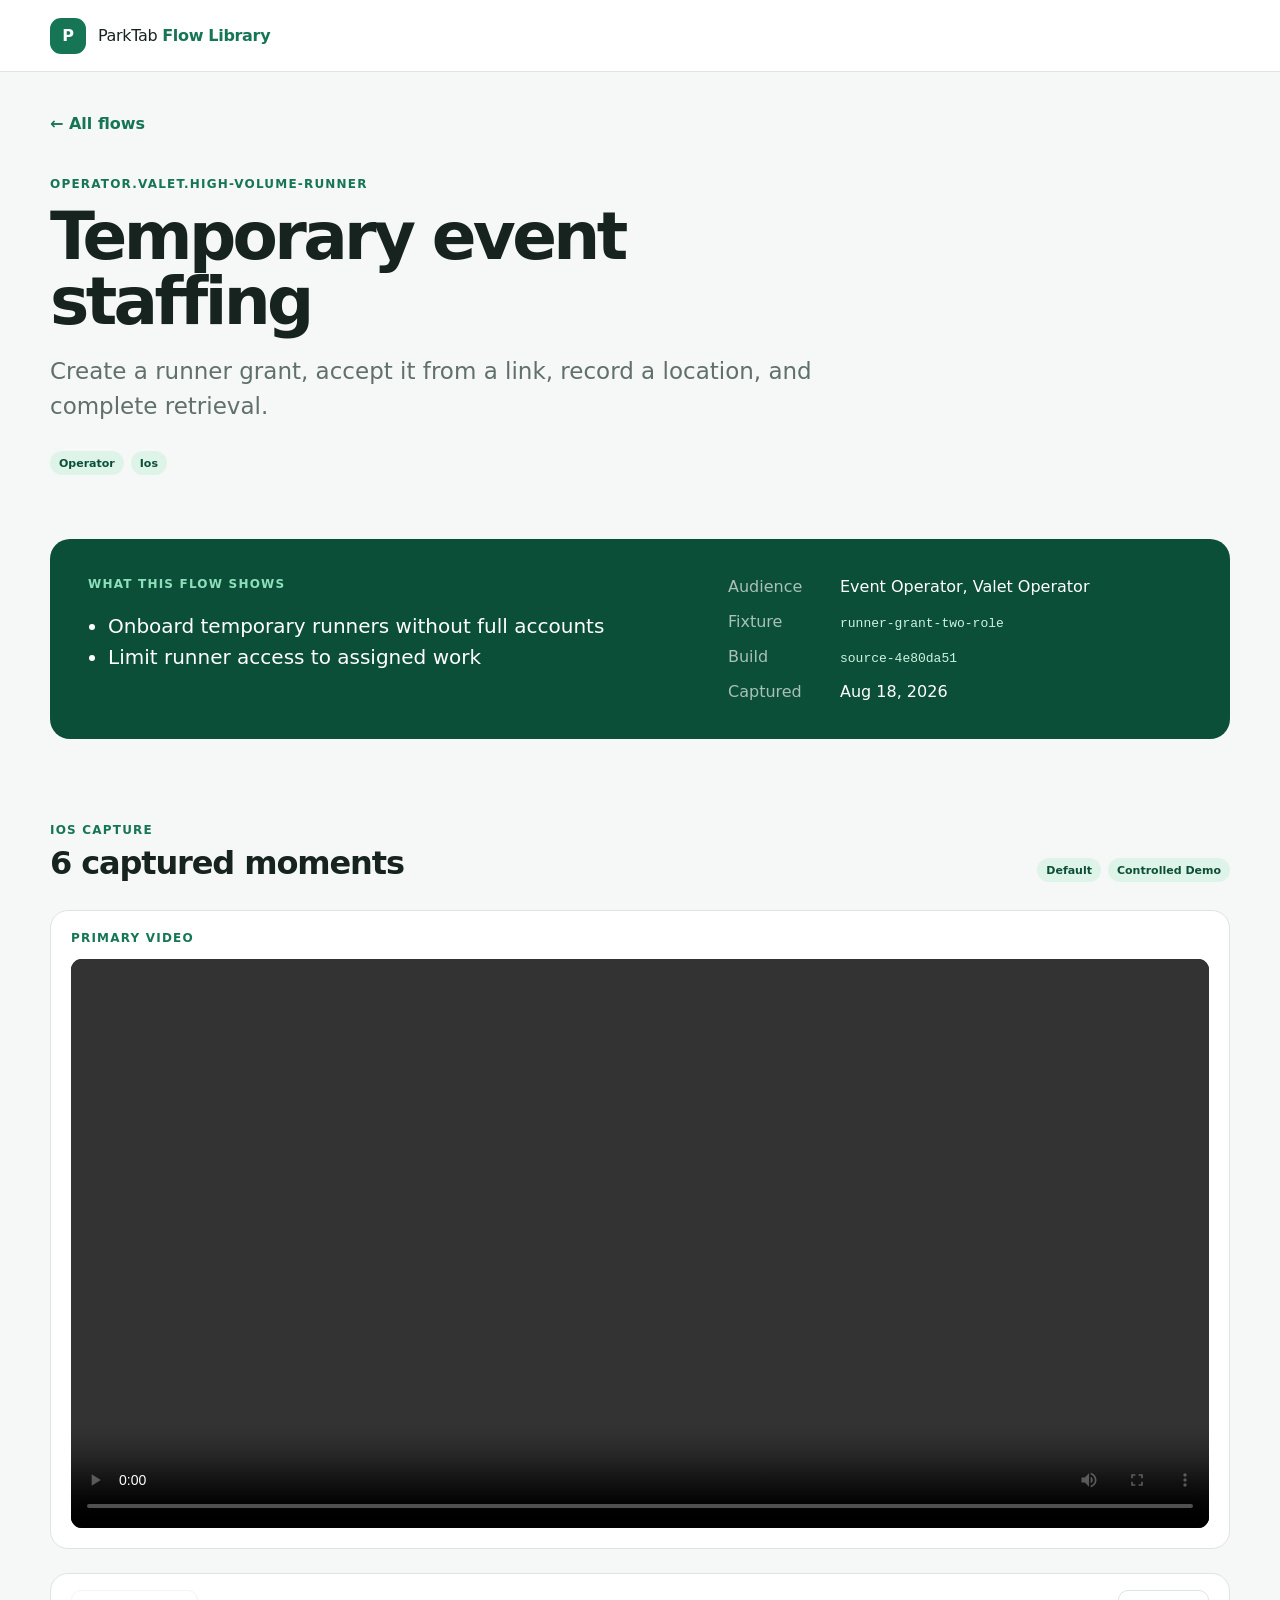
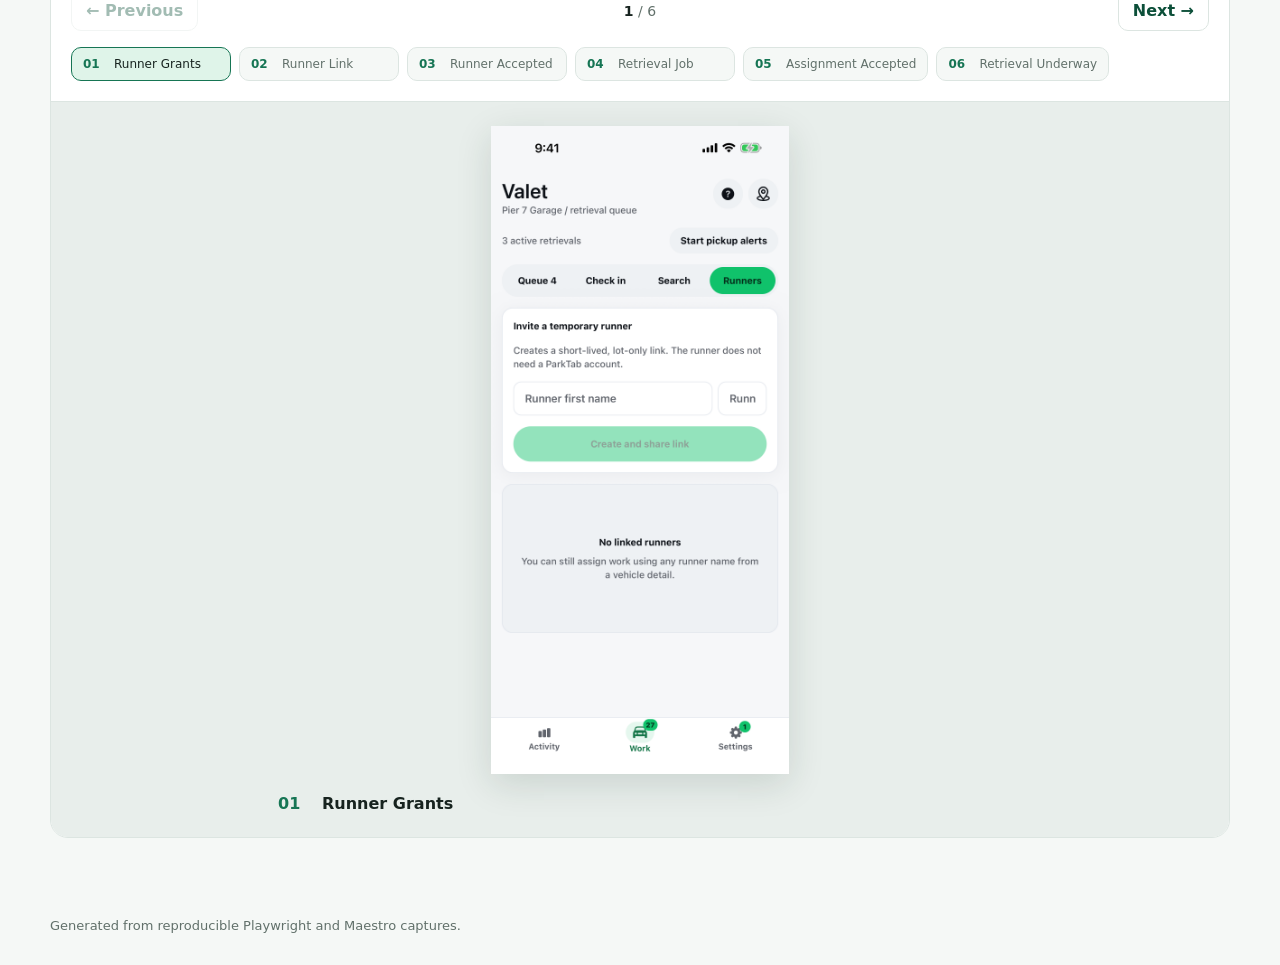
<file: flows/operator.valet.high-volume-runner/index.html>
<!doctype html>
<html lang="en">
  <head>
    <meta charset="utf-8">
    <meta name="viewport" content="width=device-width, initial-scale=1">
    <meta name="color-scheme" content="light">
    <title>Temporary event staffing · ParkTab Flow Library</title>
    <link rel="stylesheet" href="../../styles.css">
  </head>
  <body>
    <header class="site-header">
      <a class="brand" href="../../index.html" aria-label="ParkTab flow library home">
        <span class="brand-mark">P</span>
        <span>ParkTab <strong>Flow Library</strong></span>
      </a>
    </header>
    <main><article>
    <a class="back" href="../../index.html">← All flows</a>
    <section class="flow-hero">
      <div class="eyebrow">operator.valet.high-volume-runner</div>
      <h1>Temporary event staffing</h1>
      <p class="lede">Create a runner grant, accept it from a link, record a location, and complete retrieval.</p>
      <div class="badges"><span class="badge ">Operator</span><span class="badge ">Ios</span></div>
    </section>
    <section class="story">
      <div>
        <div class="section-label">What this flow shows</div>
        <ul><li>Onboard temporary runners without full accounts</li><li>Limit runner access to assigned work</li></ul>
      </div>
      <dl>
        <div><dt>Audience</dt><dd>Event Operator, Valet Operator</dd></div>
        <div><dt>Fixture</dt><dd><code>runner-grant-two-role</code></dd></div>
        <div><dt>Build</dt><dd><code>source-4e80da51</code></dd></div>
        <div><dt>Captured</dt><dd>Aug 18, 2026</dd></div>
      </dl>
    </section>
    <section class="capture-section">
        <div class="capture-heading">
          <div>
            <div class="eyebrow">Ios capture</div>
            <h2>6 captured moments</h2>
          </div>
          <div class="badges">
            <span class="badge ">Default</span>
            <span class="badge ">Controlled Demo</span>
          </div>
        </div>
        <div class="video-block">
            <div class="section-label">Primary video</div>
            <video controls preload="metadata" src="../../assets/operator.valet.high-volume-runner/ios/flow.mp4"></video>
          </div>
        <div class="carousel" data-carousel tabindex="0" aria-label="Ios screenshot journey">
          <div class="carousel-controls">
            <button type="button" data-carousel-previous aria-label="Previous frame">← Previous</button>
            <div class="carousel-position" aria-live="polite"><strong data-carousel-current>1</strong> / 6</div>
            <button type="button" data-carousel-next aria-label="Next frame">Next →</button>
          </div>
          <div class="carousel-steps" aria-label="Choose a frame"><button type="button" data-carousel-step="0" class="active" aria-current="step">
              <span>01</span>
              Runner Grants
            </button>
<button type="button" data-carousel-step="1">
              <span>02</span>
              Runner Link
            </button>
<button type="button" data-carousel-step="2">
              <span>03</span>
              Runner Accepted
            </button>
<button type="button" data-carousel-step="3">
              <span>04</span>
              Retrieval Job
            </button>
<button type="button" data-carousel-step="4">
              <span>05</span>
              Assignment Accepted
            </button>
<button type="button" data-carousel-step="5">
              <span>06</span>
              Retrieval Underway
            </button></div>
          <div class="carousel-stage"><figure class="frame" data-carousel-slide id="carousel-ios-frame-1">
            <a href="../../assets/operator.valet.high-volume-runner/ios/High-volume%20valet%20runner%20artifact/takeScreenshot/01-runner-grants.png" target="_blank">
              <img src="../../assets/operator.valet.high-volume-runner/ios/High-volume%20valet%20runner%20artifact/takeScreenshot/01-runner-grants.png" loading="lazy" alt="Runner Grants">
            </a>
            <figcaption>
              <span>01</span>
              <div><strong>Runner Grants</strong></div>
            </figcaption>
          </figure>
<figure class="frame" data-carousel-slide id="carousel-ios-frame-2" hidden>
            <a href="../../assets/operator.valet.high-volume-runner/ios/High-volume%20valet%20runner%20artifact/takeScreenshot/02-runner-link.png" target="_blank">
              <img src="../../assets/operator.valet.high-volume-runner/ios/High-volume%20valet%20runner%20artifact/takeScreenshot/02-runner-link.png" loading="lazy" alt="Runner Link">
            </a>
            <figcaption>
              <span>02</span>
              <div><strong>Runner Link</strong></div>
            </figcaption>
          </figure>
<figure class="frame" data-carousel-slide id="carousel-ios-frame-3" hidden>
            <a href="../../assets/operator.valet.high-volume-runner/ios/High-volume%20valet%20runner%20artifact/takeScreenshot/03-runner-accepted.png" target="_blank">
              <img src="../../assets/operator.valet.high-volume-runner/ios/High-volume%20valet%20runner%20artifact/takeScreenshot/03-runner-accepted.png" loading="lazy" alt="Runner Accepted">
            </a>
            <figcaption>
              <span>03</span>
              <div><strong>Runner Accepted</strong></div>
            </figcaption>
          </figure>
<figure class="frame" data-carousel-slide id="carousel-ios-frame-4" hidden>
            <a href="../../assets/operator.valet.high-volume-runner/ios/High-volume%20valet%20runner%20artifact/takeScreenshot/04-retrieval-job.png" target="_blank">
              <img src="../../assets/operator.valet.high-volume-runner/ios/High-volume%20valet%20runner%20artifact/takeScreenshot/04-retrieval-job.png" loading="lazy" alt="Retrieval Job">
            </a>
            <figcaption>
              <span>04</span>
              <div><strong>Retrieval Job</strong></div>
            </figcaption>
          </figure>
<figure class="frame" data-carousel-slide id="carousel-ios-frame-5" hidden>
            <a href="../../assets/operator.valet.high-volume-runner/ios/High-volume%20valet%20runner%20artifact/takeScreenshot/05-assignment-accepted.png" target="_blank">
              <img src="../../assets/operator.valet.high-volume-runner/ios/High-volume%20valet%20runner%20artifact/takeScreenshot/05-assignment-accepted.png" loading="lazy" alt="Assignment Accepted">
            </a>
            <figcaption>
              <span>05</span>
              <div><strong>Assignment Accepted</strong></div>
            </figcaption>
          </figure>
<figure class="frame" data-carousel-slide id="carousel-ios-frame-6" hidden>
            <a href="../../assets/operator.valet.high-volume-runner/ios/High-volume%20valet%20runner%20artifact/takeScreenshot/06-retrieval-underway.png" target="_blank">
              <img src="../../assets/operator.valet.high-volume-runner/ios/High-volume%20valet%20runner%20artifact/takeScreenshot/06-retrieval-underway.png" loading="lazy" alt="Retrieval Underway">
            </a>
            <figcaption>
              <span>06</span>
              <div><strong>Retrieval Underway</strong></div>
            </figcaption>
          </figure></div>
        </div>
      </section>
  </article></main>
    <footer>Generated from reproducible Playwright and Maestro captures.</footer>
    <script>
    for (const carousel of document.querySelectorAll('[data-carousel]')) {
      const slides = [...carousel.querySelectorAll('[data-carousel-slide]')];
      const steps = [...carousel.querySelectorAll('[data-carousel-step]')];
      const previous = carousel.querySelector('[data-carousel-previous]');
      const next = carousel.querySelector('[data-carousel-next]');
      const currentLabel = carousel.querySelector('[data-carousel-current]');
      let current = 0;
      function show(index) {
        current = Math.max(0, Math.min(slides.length - 1, index));
        slides.forEach((slide, slideIndex) => { slide.hidden = slideIndex !== current; });
        steps.forEach((step, stepIndex) => {
          step.classList.toggle('active', stepIndex === current);
          if (stepIndex === current) step.setAttribute('aria-current', 'step');
          else step.removeAttribute('aria-current');
        });
        previous.disabled = current === 0;
        next.disabled = current === slides.length - 1;
        currentLabel.textContent = String(current + 1);
        const activeStep = steps[current];
        const stepRail = activeStep.parentElement;
        stepRail.scrollTo({
          left: activeStep.offsetLeft - (stepRail.clientWidth - activeStep.offsetWidth) / 2,
          behavior: 'smooth'
        });
      }
      previous.addEventListener('click', () => show(current - 1));
      next.addEventListener('click', () => show(current + 1));
      steps.forEach((step, index) => step.addEventListener('click', () => show(index)));
      carousel.addEventListener('keydown', (event) => {
        if (event.key === 'ArrowLeft') { event.preventDefault(); show(current - 1); }
        if (event.key === 'ArrowRight') { event.preventDefault(); show(current + 1); }
      });
      show(0);
    }
  </script>
  </body>
</html>
</file>
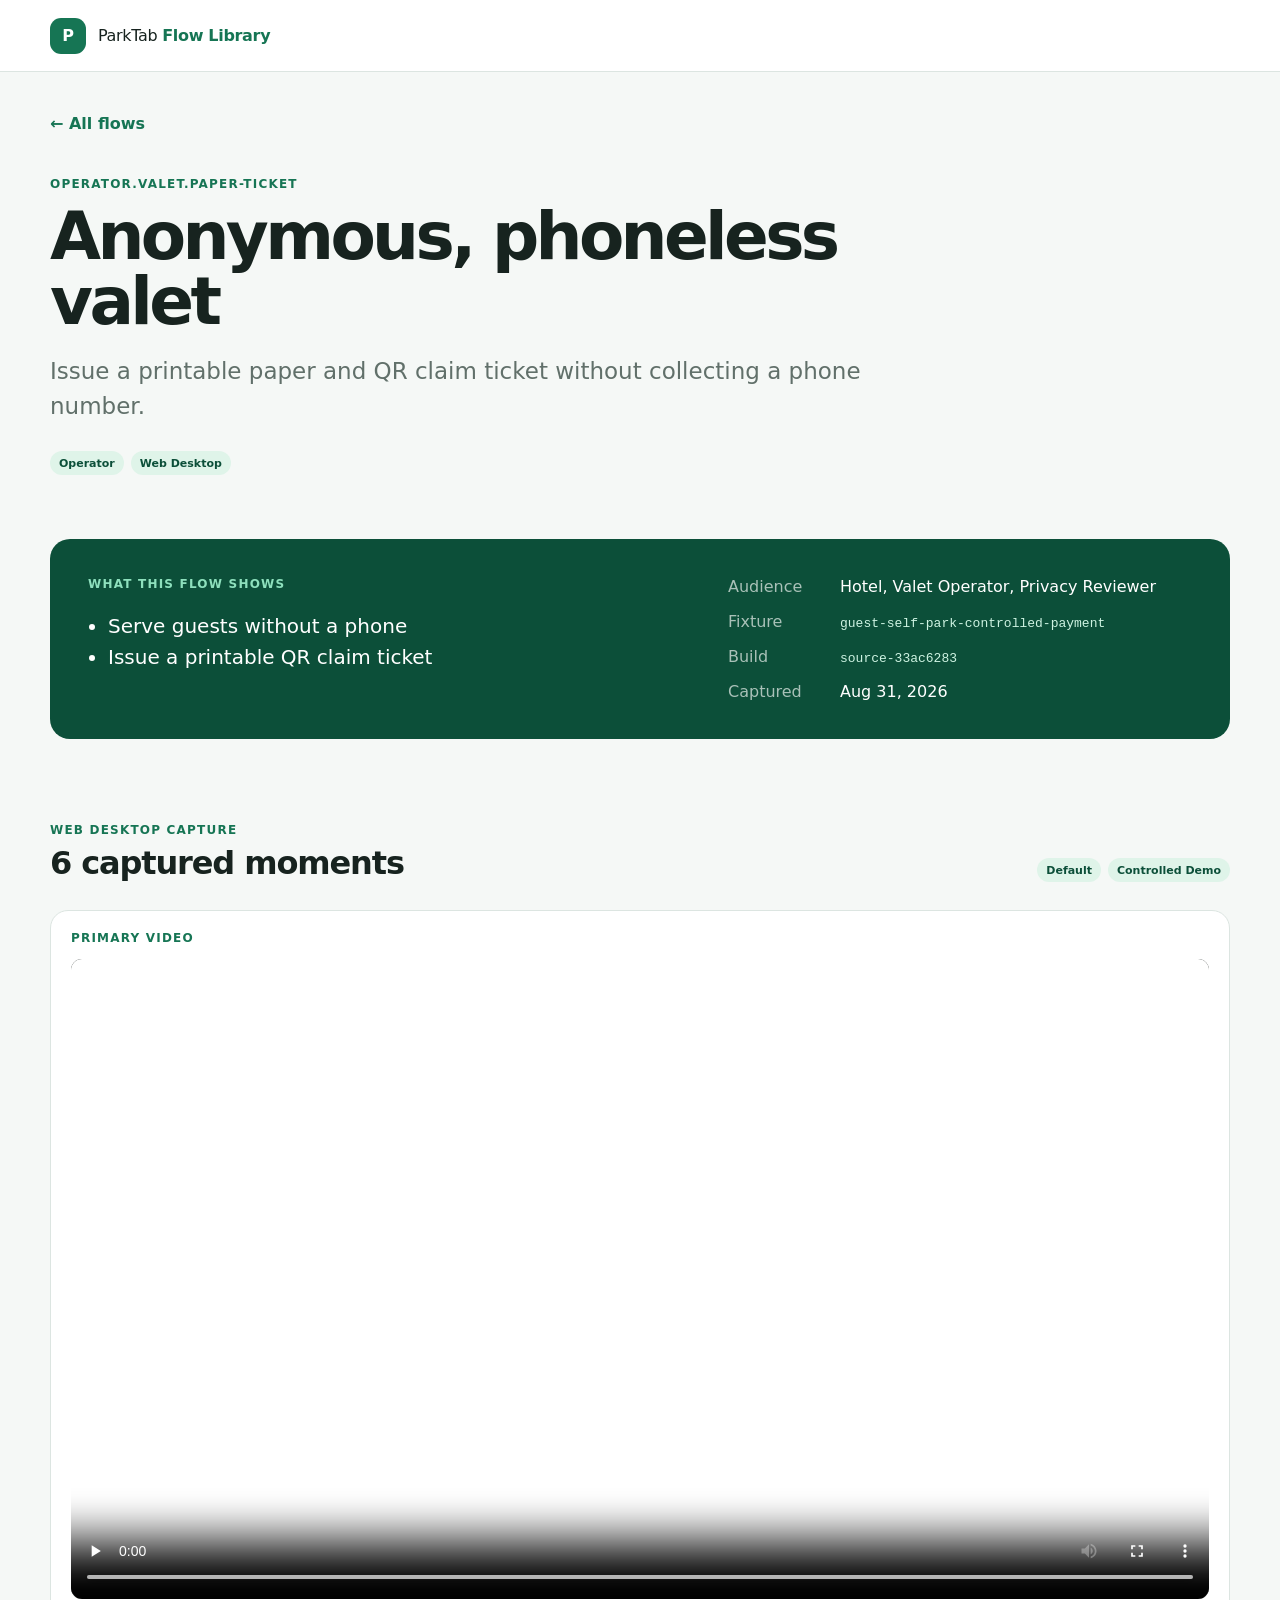
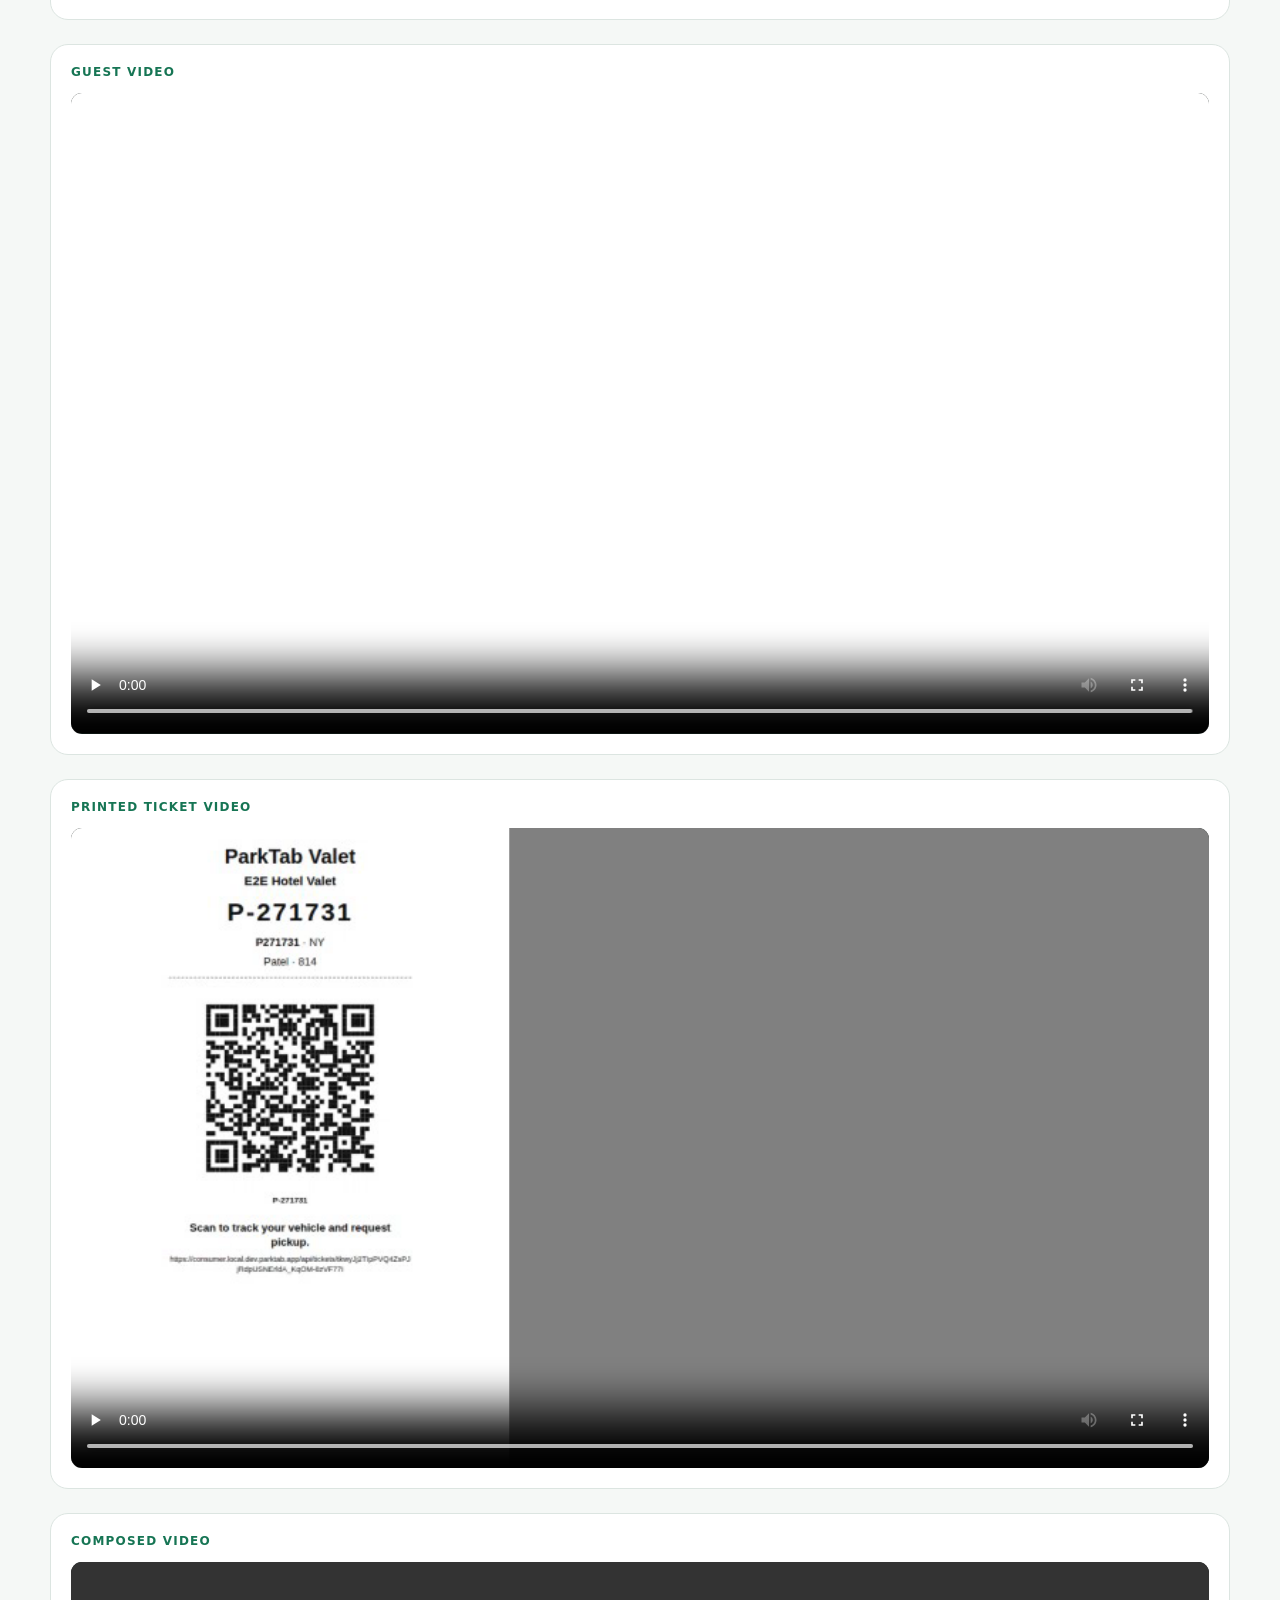
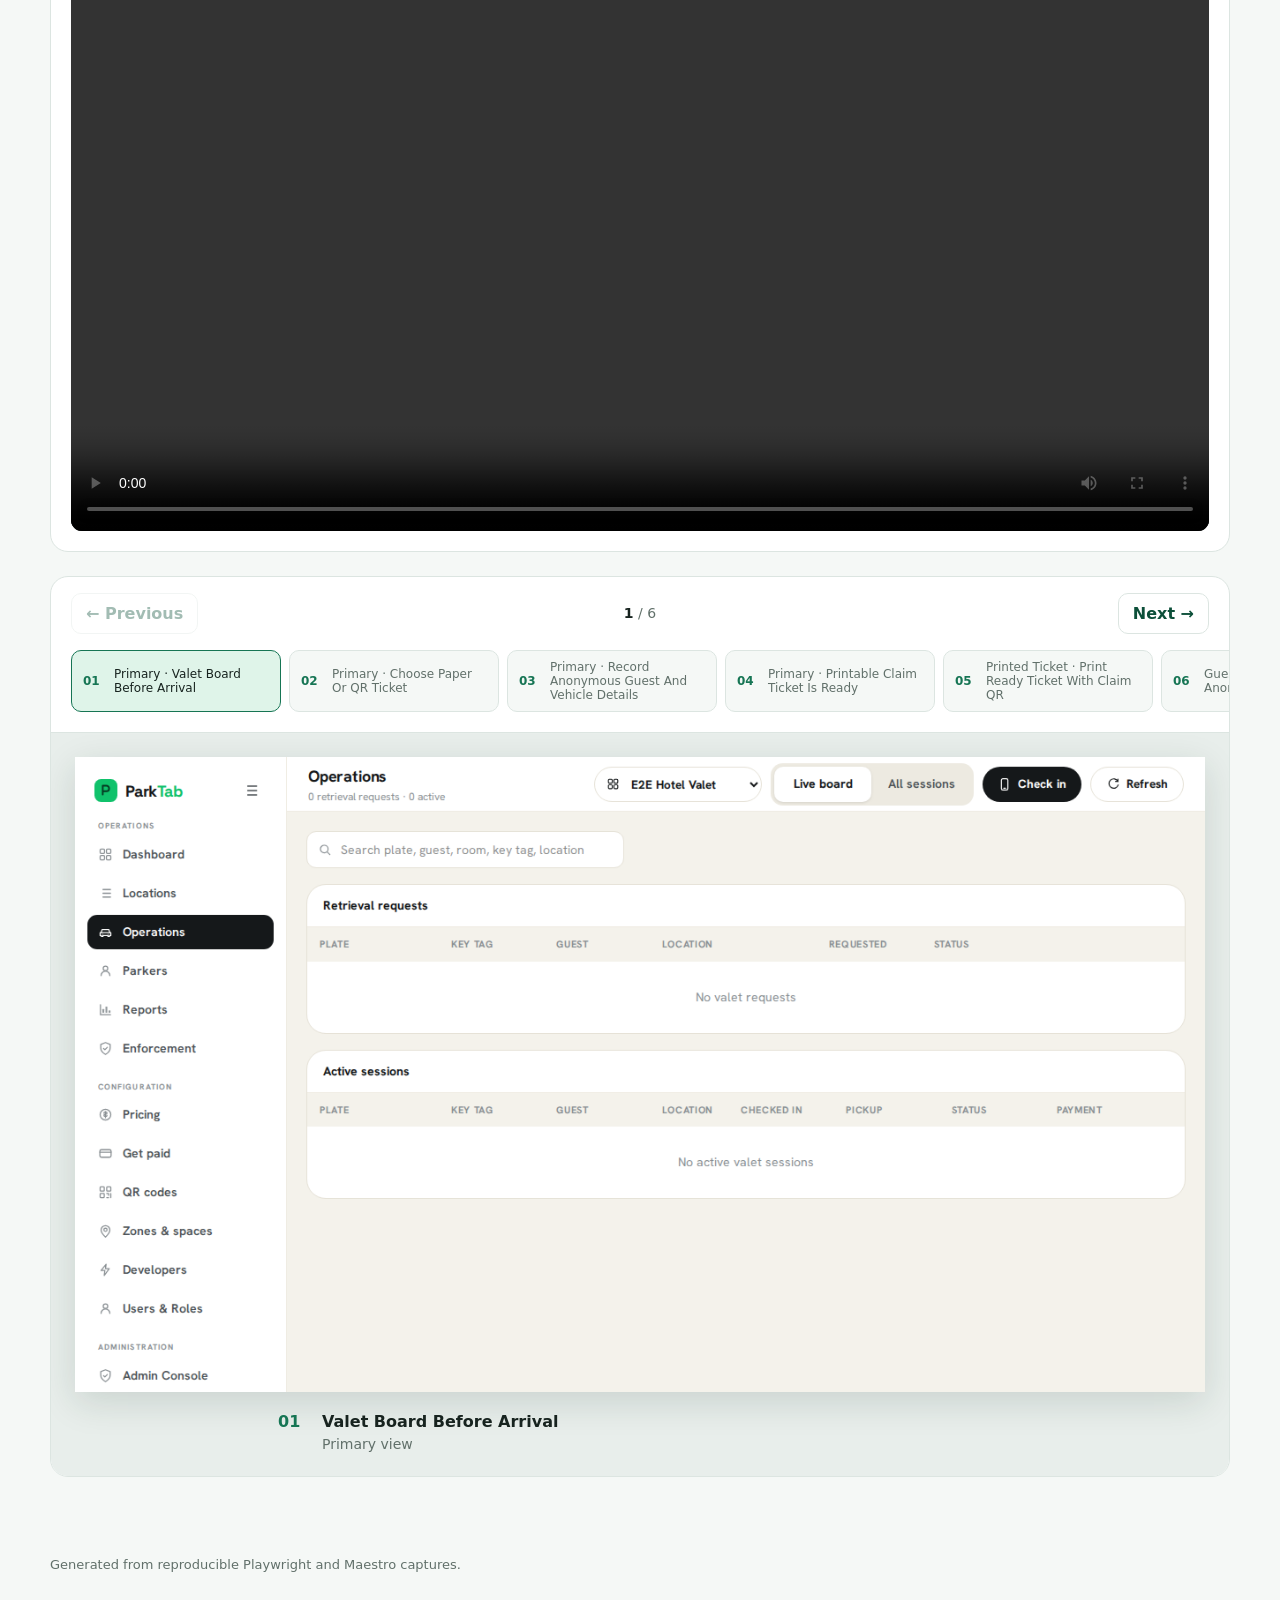
<file: flows/operator.valet.paper-ticket/index.html>
<!doctype html>
<html lang="en">
  <head>
    <meta charset="utf-8">
    <meta name="viewport" content="width=device-width, initial-scale=1">
    <meta name="color-scheme" content="light">
    <title>Anonymous, phoneless valet · ParkTab Flow Library</title>
    <link rel="stylesheet" href="../../styles.css">
  </head>
  <body>
    <header class="site-header">
      <a class="brand" href="../../index.html" aria-label="ParkTab flow library home">
        <span class="brand-mark">P</span>
        <span>ParkTab <strong>Flow Library</strong></span>
      </a>
    </header>
    <main><article>
    <a class="back" href="../../index.html">← All flows</a>
    <section class="flow-hero">
      <div class="eyebrow">operator.valet.paper-ticket</div>
      <h1>Anonymous, phoneless valet</h1>
      <p class="lede">Issue a printable paper and QR claim ticket without collecting a phone number.</p>
      <div class="badges"><span class="badge ">Operator</span><span class="badge ">Web Desktop</span></div>
    </section>
    <section class="story">
      <div>
        <div class="section-label">What this flow shows</div>
        <ul><li>Serve guests without a phone</li><li>Issue a printable QR claim ticket</li></ul>
      </div>
      <dl>
        <div><dt>Audience</dt><dd>Hotel, Valet Operator, Privacy Reviewer</dd></div>
        <div><dt>Fixture</dt><dd><code>guest-self-park-controlled-payment</code></dd></div>
        <div><dt>Build</dt><dd><code>source-33ac6283</code></dd></div>
        <div><dt>Captured</dt><dd>Aug 31, 2026</dd></div>
      </dl>
    </section>
    <section class="capture-section">
        <div class="capture-heading">
          <div>
            <div class="eyebrow">Web Desktop capture</div>
            <h2>6 captured moments</h2>
          </div>
          <div class="badges">
            <span class="badge ">Default</span>
            <span class="badge ">Controlled Demo</span>
          </div>
        </div>
        <div class="video-block">
            <div class="section-label">Primary video</div>
            <video controls preload="metadata" src="../../assets/operator.valet.paper-ticket/web-desktop/primary.mp4"></video>
          </div>
<div class="video-block">
            <div class="section-label">Guest video</div>
            <video controls preload="metadata" src="../../assets/operator.valet.paper-ticket/web-desktop/guest.mp4"></video>
          </div>
<div class="video-block">
            <div class="section-label">Printed Ticket video</div>
            <video controls preload="metadata" src="../../assets/operator.valet.paper-ticket/web-desktop/printed-ticket.mp4"></video>
          </div>
<div class="video-block">
            <div class="section-label">Composed video</div>
            <video controls preload="metadata" src="../../assets/operator.valet.paper-ticket/web-desktop/flow.mp4"></video>
          </div>
        <div class="carousel" data-carousel tabindex="0" aria-label="Web Desktop screenshot journey">
          <div class="carousel-controls">
            <button type="button" data-carousel-previous aria-label="Previous frame">← Previous</button>
            <div class="carousel-position" aria-live="polite"><strong data-carousel-current>1</strong> / 6</div>
            <button type="button" data-carousel-next aria-label="Next frame">Next →</button>
          </div>
          <div class="carousel-steps" aria-label="Choose a frame"><button type="button" data-carousel-step="0" class="active" aria-current="step">
              <span>01</span>
              Primary · Valet Board Before Arrival
            </button>
<button type="button" data-carousel-step="1">
              <span>02</span>
              Primary · Choose Paper Or QR Ticket
            </button>
<button type="button" data-carousel-step="2">
              <span>03</span>
              Primary · Record Anonymous Guest And Vehicle Details
            </button>
<button type="button" data-carousel-step="3">
              <span>04</span>
              Primary · Printable Claim Ticket Is Ready
            </button>
<button type="button" data-carousel-step="4">
              <span>05</span>
              Printed Ticket · Print Ready Ticket With Claim QR
            </button>
<button type="button" data-carousel-step="5">
              <span>06</span>
              Guest · Guest Opens The Anonymous Claim QR
            </button></div>
          <div class="carousel-stage"><figure class="frame" data-carousel-slide id="carousel-web-desktop-frame-1">
            <a href="../../assets/operator.valet.paper-ticket/web-desktop/frames/01-valet-board.png" target="_blank">
              <img src="../../assets/operator.valet.paper-ticket/web-desktop/frames/01-valet-board.png" loading="lazy" alt="Valet Board Before Arrival">
            </a>
            <figcaption>
              <span>01</span>
              <div><strong>Valet Board Before Arrival</strong><p>Primary view</p></div>
            </figcaption>
          </figure>
<figure class="frame" data-carousel-slide id="carousel-web-desktop-frame-2" hidden>
            <a href="../../assets/operator.valet.paper-ticket/web-desktop/frames/02-paper-mode.png" target="_blank">
              <img src="../../assets/operator.valet.paper-ticket/web-desktop/frames/02-paper-mode.png" loading="lazy" alt="Choose Paper Or QR Ticket">
            </a>
            <figcaption>
              <span>02</span>
              <div><strong>Choose Paper Or QR Ticket</strong><p>Primary view</p></div>
            </figcaption>
          </figure>
<figure class="frame" data-carousel-slide id="carousel-web-desktop-frame-3" hidden>
            <a href="../../assets/operator.valet.paper-ticket/web-desktop/frames/03-ticket-details.png" target="_blank">
              <img src="../../assets/operator.valet.paper-ticket/web-desktop/frames/03-ticket-details.png" loading="lazy" alt="Record Anonymous Guest And Vehicle Details">
            </a>
            <figcaption>
              <span>03</span>
              <div><strong>Record Anonymous Guest And Vehicle Details</strong><p>Primary view</p></div>
            </figcaption>
          </figure>
<figure class="frame" data-carousel-slide id="carousel-web-desktop-frame-4" hidden>
            <a href="../../assets/operator.valet.paper-ticket/web-desktop/frames/04-ticket-ready.png" target="_blank">
              <img src="../../assets/operator.valet.paper-ticket/web-desktop/frames/04-ticket-ready.png" loading="lazy" alt="Printable Claim Ticket Is Ready">
            </a>
            <figcaption>
              <span>04</span>
              <div><strong>Printable Claim Ticket Is Ready</strong><p>Primary view</p></div>
            </figcaption>
          </figure>
<figure class="frame" data-carousel-slide id="carousel-web-desktop-frame-5" hidden>
            <a href="../../assets/operator.valet.paper-ticket/web-desktop/frames/05-printed-ticket.png" target="_blank">
              <img src="../../assets/operator.valet.paper-ticket/web-desktop/frames/05-printed-ticket.png" loading="lazy" alt="Print Ready Ticket With Claim QR">
            </a>
            <figcaption>
              <span>05</span>
              <div><strong>Print Ready Ticket With Claim QR</strong><p>Printed Ticket view</p></div>
            </figcaption>
          </figure>
<figure class="frame" data-carousel-slide id="carousel-web-desktop-frame-6" hidden>
            <a href="../../assets/operator.valet.paper-ticket/web-desktop/frames/06-claim-link.png" target="_blank">
              <img src="../../assets/operator.valet.paper-ticket/web-desktop/frames/06-claim-link.png" loading="lazy" alt="Guest Opens The Anonymous Claim QR">
            </a>
            <figcaption>
              <span>06</span>
              <div><strong>Guest Opens The Anonymous Claim QR</strong><p>Guest view</p></div>
            </figcaption>
          </figure></div>
        </div>
      </section>
  </article></main>
    <footer>Generated from reproducible Playwright and Maestro captures.</footer>
    <script>
    for (const carousel of document.querySelectorAll('[data-carousel]')) {
      const slides = [...carousel.querySelectorAll('[data-carousel-slide]')];
      const steps = [...carousel.querySelectorAll('[data-carousel-step]')];
      const previous = carousel.querySelector('[data-carousel-previous]');
      const next = carousel.querySelector('[data-carousel-next]');
      const currentLabel = carousel.querySelector('[data-carousel-current]');
      let current = 0;
      function show(index) {
        current = Math.max(0, Math.min(slides.length - 1, index));
        slides.forEach((slide, slideIndex) => { slide.hidden = slideIndex !== current; });
        steps.forEach((step, stepIndex) => {
          step.classList.toggle('active', stepIndex === current);
          if (stepIndex === current) step.setAttribute('aria-current', 'step');
          else step.removeAttribute('aria-current');
        });
        previous.disabled = current === 0;
        next.disabled = current === slides.length - 1;
        currentLabel.textContent = String(current + 1);
        const activeStep = steps[current];
        const stepRail = activeStep.parentElement;
        stepRail.scrollTo({
          left: activeStep.offsetLeft - (stepRail.clientWidth - activeStep.offsetWidth) / 2,
          behavior: 'smooth'
        });
      }
      previous.addEventListener('click', () => show(current - 1));
      next.addEventListener('click', () => show(current + 1));
      steps.forEach((step, index) => step.addEventListener('click', () => show(index)));
      carousel.addEventListener('keydown', (event) => {
        if (event.key === 'ArrowLeft') { event.preventDefault(); show(current - 1); }
        if (event.key === 'ArrowRight') { event.preventDefault(); show(current + 1); }
      });
      show(0);
    }
  </script>
  </body>
</html>
</file>
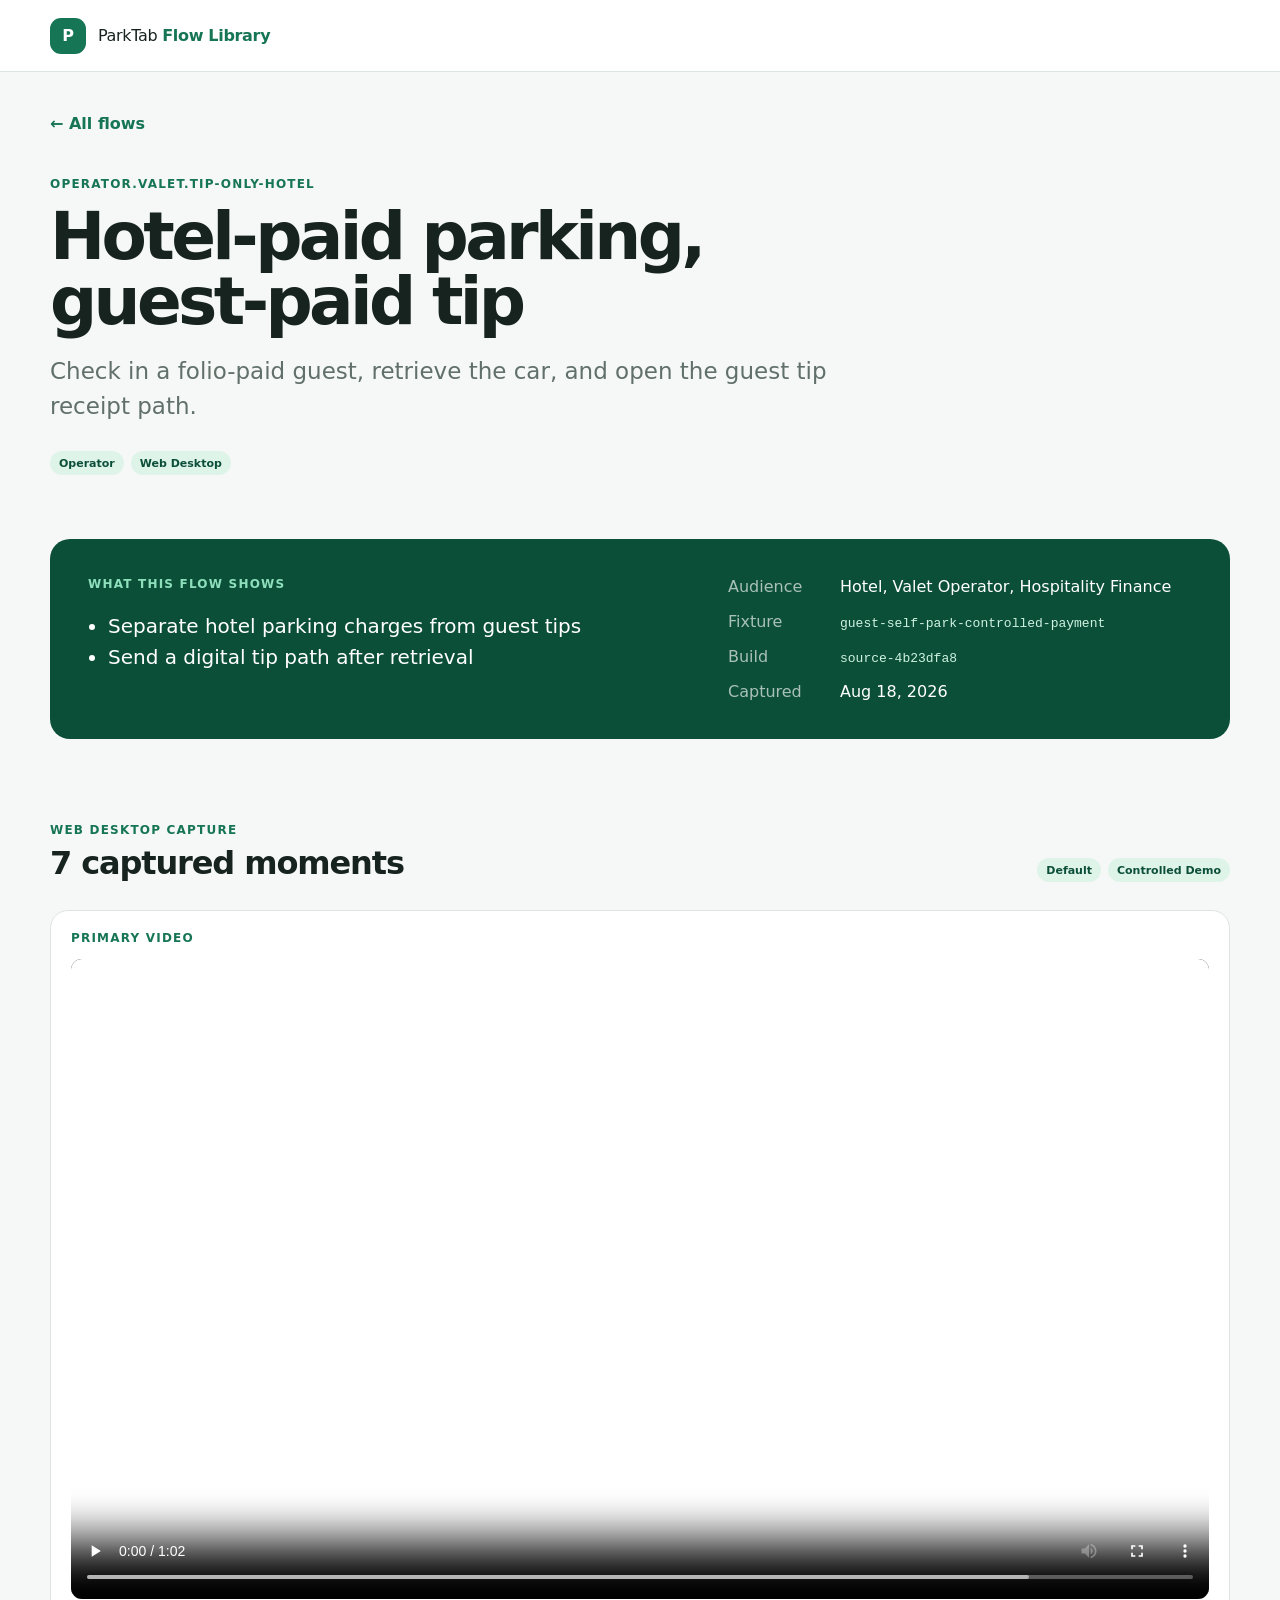
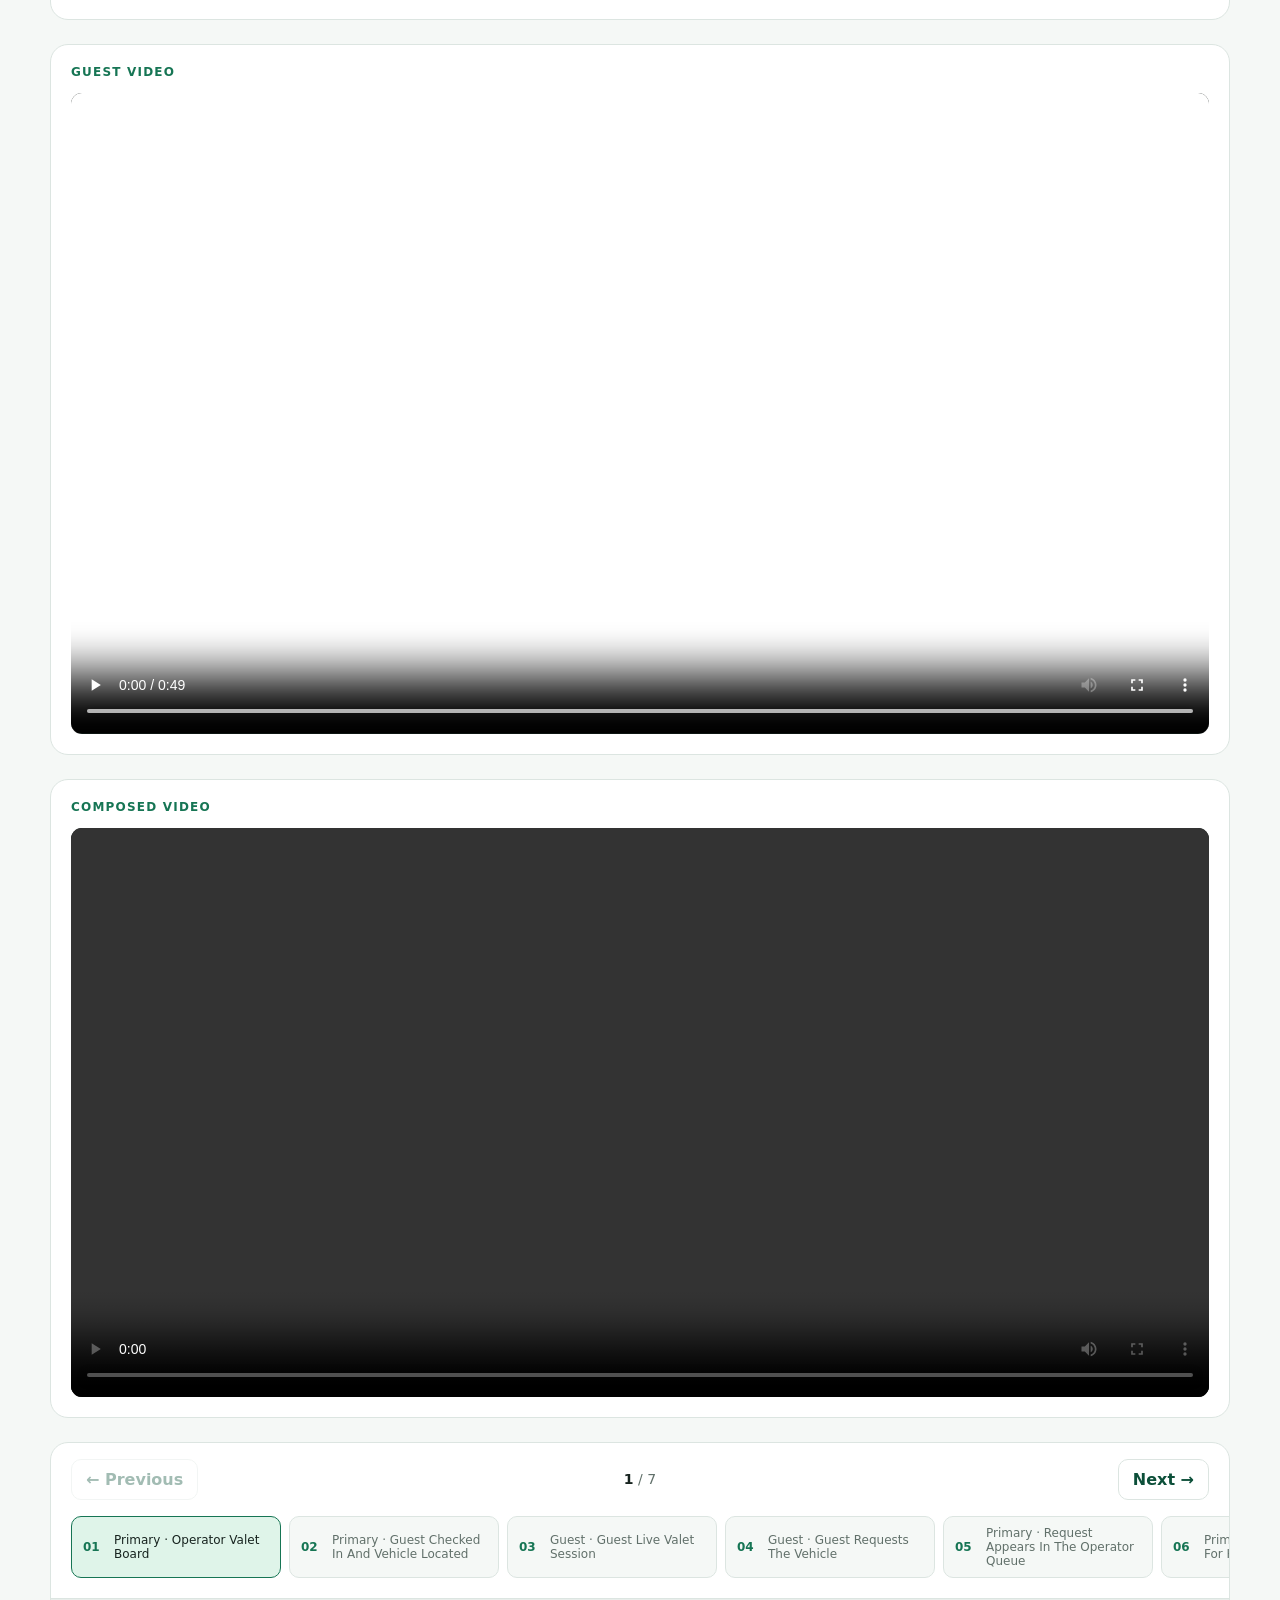
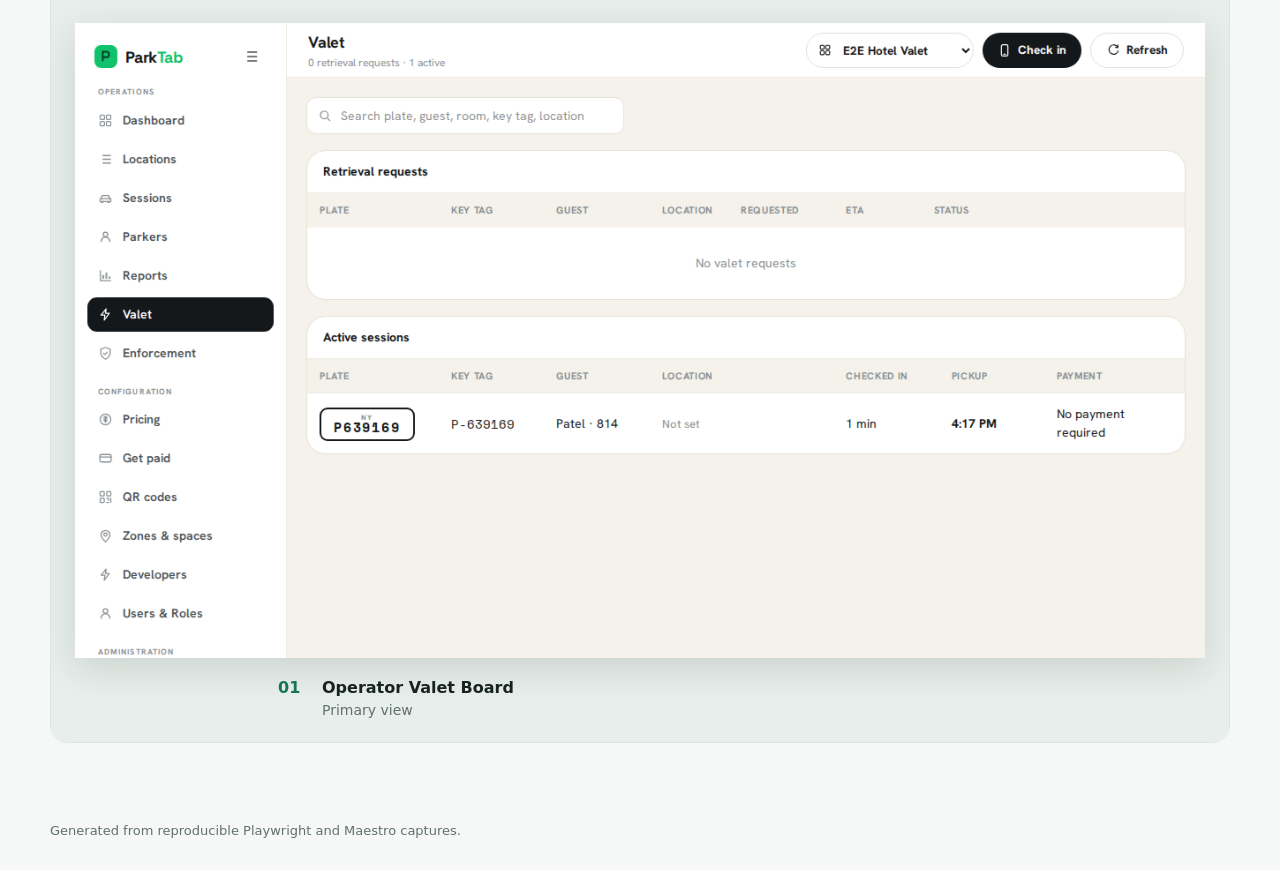
<file: flows/operator.valet.tip-only-hotel/index.html>
<!doctype html>
<html lang="en">
  <head>
    <meta charset="utf-8">
    <meta name="viewport" content="width=device-width, initial-scale=1">
    <meta name="color-scheme" content="light">
    <title>Hotel-paid parking, guest-paid tip · ParkTab Flow Library</title>
    <link rel="stylesheet" href="../../styles.css">
  </head>
  <body>
    <header class="site-header">
      <a class="brand" href="../../index.html" aria-label="ParkTab flow library home">
        <span class="brand-mark">P</span>
        <span>ParkTab <strong>Flow Library</strong></span>
      </a>
    </header>
    <main><article>
    <a class="back" href="../../index.html">← All flows</a>
    <section class="flow-hero">
      <div class="eyebrow">operator.valet.tip-only-hotel</div>
      <h1>Hotel-paid parking, guest-paid tip</h1>
      <p class="lede">Check in a folio-paid guest, retrieve the car, and open the guest tip receipt path.</p>
      <div class="badges"><span class="badge ">Operator</span><span class="badge ">Web Desktop</span></div>
    </section>
    <section class="story">
      <div>
        <div class="section-label">What this flow shows</div>
        <ul><li>Separate hotel parking charges from guest tips</li><li>Send a digital tip path after retrieval</li></ul>
      </div>
      <dl>
        <div><dt>Audience</dt><dd>Hotel, Valet Operator, Hospitality Finance</dd></div>
        <div><dt>Fixture</dt><dd><code>guest-self-park-controlled-payment</code></dd></div>
        <div><dt>Build</dt><dd><code>source-4b23dfa8</code></dd></div>
        <div><dt>Captured</dt><dd>Aug 18, 2026</dd></div>
      </dl>
    </section>
    <section class="capture-section">
        <div class="capture-heading">
          <div>
            <div class="eyebrow">Web Desktop capture</div>
            <h2>7 captured moments</h2>
          </div>
          <div class="badges">
            <span class="badge ">Default</span>
            <span class="badge ">Controlled Demo</span>
          </div>
        </div>
        <div class="video-block">
            <div class="section-label">Primary video</div>
            <video controls preload="metadata" src="../../assets/operator.valet.tip-only-hotel/web-desktop/primary.mp4"></video>
          </div>
<div class="video-block">
            <div class="section-label">Guest video</div>
            <video controls preload="metadata" src="../../assets/operator.valet.tip-only-hotel/web-desktop/guest.mp4"></video>
          </div>
<div class="video-block">
            <div class="section-label">Composed video</div>
            <video controls preload="metadata" src="../../assets/operator.valet.tip-only-hotel/web-desktop/flow.mp4"></video>
          </div>
        <div class="carousel" data-carousel tabindex="0" aria-label="Web Desktop screenshot journey">
          <div class="carousel-controls">
            <button type="button" data-carousel-previous aria-label="Previous frame">← Previous</button>
            <div class="carousel-position" aria-live="polite"><strong data-carousel-current>1</strong> / 7</div>
            <button type="button" data-carousel-next aria-label="Next frame">Next →</button>
          </div>
          <div class="carousel-steps" aria-label="Choose a frame"><button type="button" data-carousel-step="0" class="active" aria-current="step">
              <span>01</span>
              Primary · Operator Valet Board
            </button>
<button type="button" data-carousel-step="1">
              <span>02</span>
              Primary · Guest Checked In And Vehicle Located
            </button>
<button type="button" data-carousel-step="2">
              <span>03</span>
              Guest · Guest Live Valet Session
            </button>
<button type="button" data-carousel-step="3">
              <span>04</span>
              Guest · Guest Requests The Vehicle
            </button>
<button type="button" data-carousel-step="4">
              <span>05</span>
              Primary · Request Appears In The Operator Queue
            </button>
<button type="button" data-carousel-step="5">
              <span>06</span>
              Primary · Vehicle Ready For Handoff
            </button>
<button type="button" data-carousel-step="6">
              <span>07</span>
              Guest · Guest Tip Options After Hotel Paid Parking
            </button></div>
          <div class="carousel-stage"><figure class="frame" data-carousel-slide id="carousel-web-desktop-frame-1">
            <a href="../../assets/operator.valet.tip-only-hotel/web-desktop/frames/01-valet-board.png" target="_blank">
              <img src="../../assets/operator.valet.tip-only-hotel/web-desktop/frames/01-valet-board.png" loading="lazy" alt="Operator Valet Board">
            </a>
            <figcaption>
              <span>01</span>
              <div><strong>Operator Valet Board</strong><p>Primary view</p></div>
            </figcaption>
          </figure>
<figure class="frame" data-carousel-slide id="carousel-web-desktop-frame-2" hidden>
            <a href="../../assets/operator.valet.tip-only-hotel/web-desktop/frames/02-checked-in.png" target="_blank">
              <img src="../../assets/operator.valet.tip-only-hotel/web-desktop/frames/02-checked-in.png" loading="lazy" alt="Guest Checked In And Vehicle Located">
            </a>
            <figcaption>
              <span>02</span>
              <div><strong>Guest Checked In And Vehicle Located</strong><p>Primary view</p></div>
            </figcaption>
          </figure>
<figure class="frame" data-carousel-slide id="carousel-web-desktop-frame-3" hidden>
            <a href="../../assets/operator.valet.tip-only-hotel/web-desktop/frames/03-guest-session.png" target="_blank">
              <img src="../../assets/operator.valet.tip-only-hotel/web-desktop/frames/03-guest-session.png" loading="lazy" alt="Guest Live Valet Session">
            </a>
            <figcaption>
              <span>03</span>
              <div><strong>Guest Live Valet Session</strong><p>Guest view · The tokenized link opens without an account.</p></div>
            </figcaption>
          </figure>
<figure class="frame" data-carousel-slide id="carousel-web-desktop-frame-4" hidden>
            <a href="../../assets/operator.valet.tip-only-hotel/web-desktop/frames/04-guest-requested.png" target="_blank">
              <img src="../../assets/operator.valet.tip-only-hotel/web-desktop/frames/04-guest-requested.png" loading="lazy" alt="Guest Requests The Vehicle">
            </a>
            <figcaption>
              <span>04</span>
              <div><strong>Guest Requests The Vehicle</strong><p>Guest view</p></div>
            </figcaption>
          </figure>
<figure class="frame" data-carousel-slide id="carousel-web-desktop-frame-5" hidden>
            <a href="../../assets/operator.valet.tip-only-hotel/web-desktop/frames/05-realtime-queue.png" target="_blank">
              <img src="../../assets/operator.valet.tip-only-hotel/web-desktop/frames/05-realtime-queue.png" loading="lazy" alt="Request Appears In The Operator Queue">
            </a>
            <figcaption>
              <span>05</span>
              <div><strong>Request Appears In The Operator Queue</strong><p>Primary view · The already-open board receives the request through realtime invalidation.</p></div>
            </figcaption>
          </figure>
<figure class="frame" data-carousel-slide id="carousel-web-desktop-frame-6" hidden>
            <a href="../../assets/operator.valet.tip-only-hotel/web-desktop/frames/06-ready-for-handoff.png" target="_blank">
              <img src="../../assets/operator.valet.tip-only-hotel/web-desktop/frames/06-ready-for-handoff.png" loading="lazy" alt="Vehicle Ready For Handoff">
            </a>
            <figcaption>
              <span>06</span>
              <div><strong>Vehicle Ready For Handoff</strong><p>Primary view</p></div>
            </figcaption>
          </figure>
<figure class="frame" data-carousel-slide id="carousel-web-desktop-frame-7" hidden>
            <a href="../../assets/operator.valet.tip-only-hotel/web-desktop/frames/07-guest-tip.png" target="_blank">
              <img src="../../assets/operator.valet.tip-only-hotel/web-desktop/frames/07-guest-tip.png" loading="lazy" alt="Guest Tip Options After Hotel Paid Parking">
            </a>
            <figcaption>
              <span>07</span>
              <div><strong>Guest Tip Options After Hotel Paid Parking</strong><p>Guest view</p></div>
            </figcaption>
          </figure></div>
        </div>
      </section>
  </article></main>
    <footer>Generated from reproducible Playwright and Maestro captures.</footer>
    <script>
    for (const carousel of document.querySelectorAll('[data-carousel]')) {
      const slides = [...carousel.querySelectorAll('[data-carousel-slide]')];
      const steps = [...carousel.querySelectorAll('[data-carousel-step]')];
      const previous = carousel.querySelector('[data-carousel-previous]');
      const next = carousel.querySelector('[data-carousel-next]');
      const currentLabel = carousel.querySelector('[data-carousel-current]');
      let current = 0;
      function show(index) {
        current = Math.max(0, Math.min(slides.length - 1, index));
        slides.forEach((slide, slideIndex) => { slide.hidden = slideIndex !== current; });
        steps.forEach((step, stepIndex) => {
          step.classList.toggle('active', stepIndex === current);
          if (stepIndex === current) step.setAttribute('aria-current', 'step');
          else step.removeAttribute('aria-current');
        });
        previous.disabled = current === 0;
        next.disabled = current === slides.length - 1;
        currentLabel.textContent = String(current + 1);
        const activeStep = steps[current];
        const stepRail = activeStep.parentElement;
        stepRail.scrollTo({
          left: activeStep.offsetLeft - (stepRail.clientWidth - activeStep.offsetWidth) / 2,
          behavior: 'smooth'
        });
      }
      previous.addEventListener('click', () => show(current - 1));
      next.addEventListener('click', () => show(current + 1));
      steps.forEach((step, index) => step.addEventListener('click', () => show(index)));
      carousel.addEventListener('keydown', (event) => {
        if (event.key === 'ArrowLeft') { event.preventDefault(); show(current - 1); }
        if (event.key === 'ArrowRight') { event.preventDefault(); show(current + 1); }
      });
      show(0);
    }
  </script>
  </body>
</html>
</file>
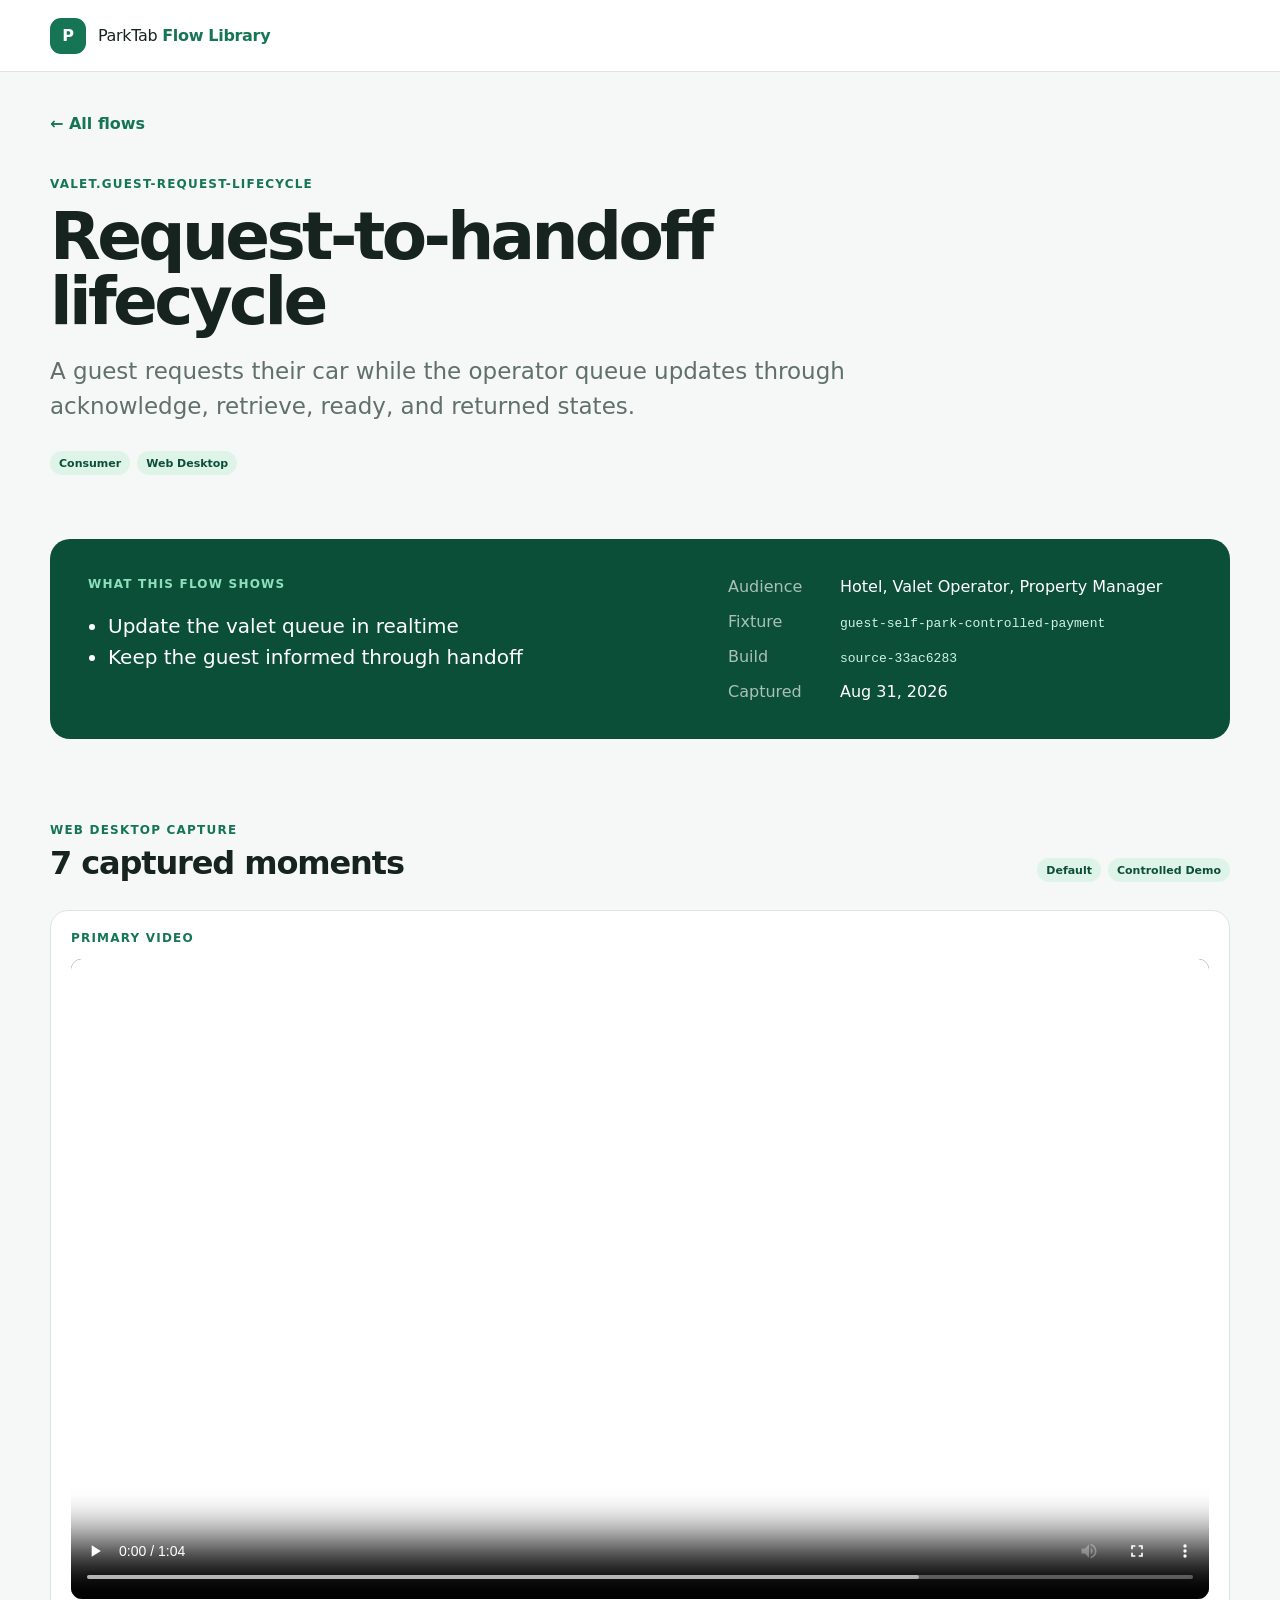
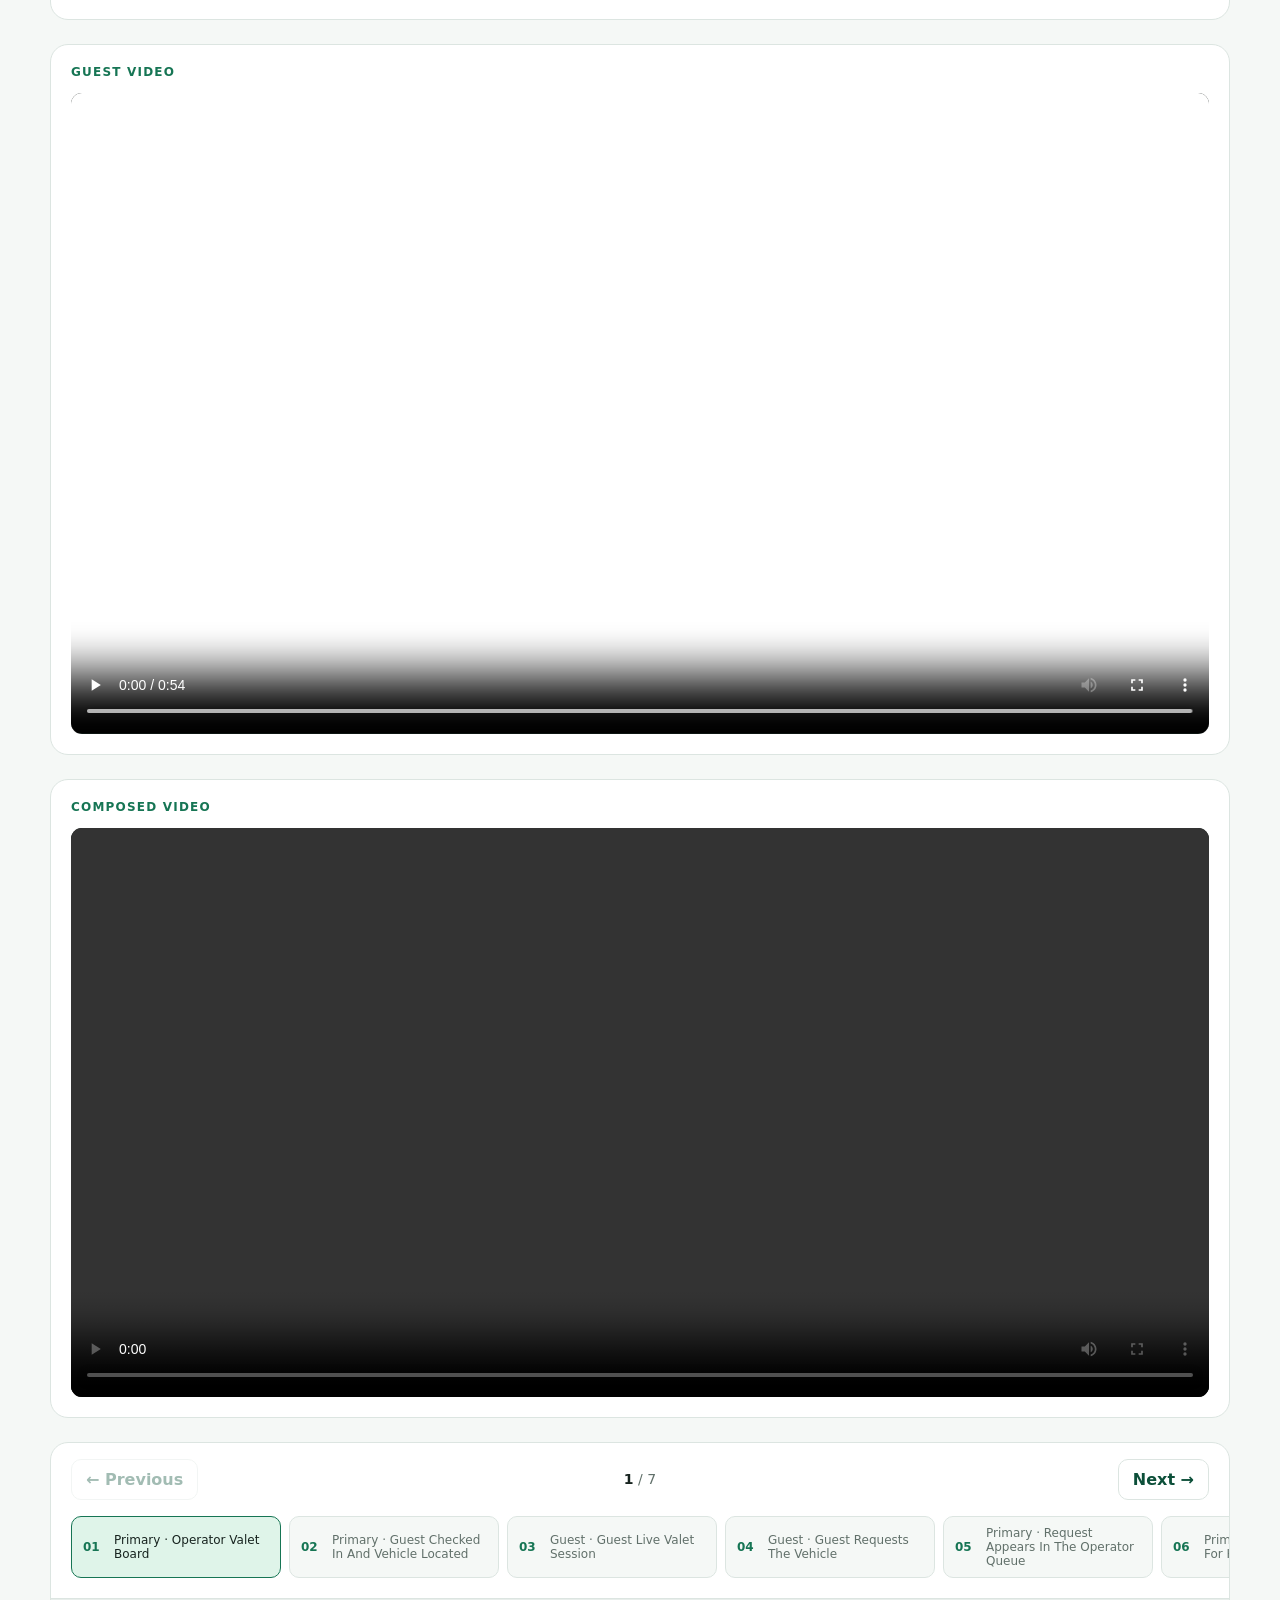
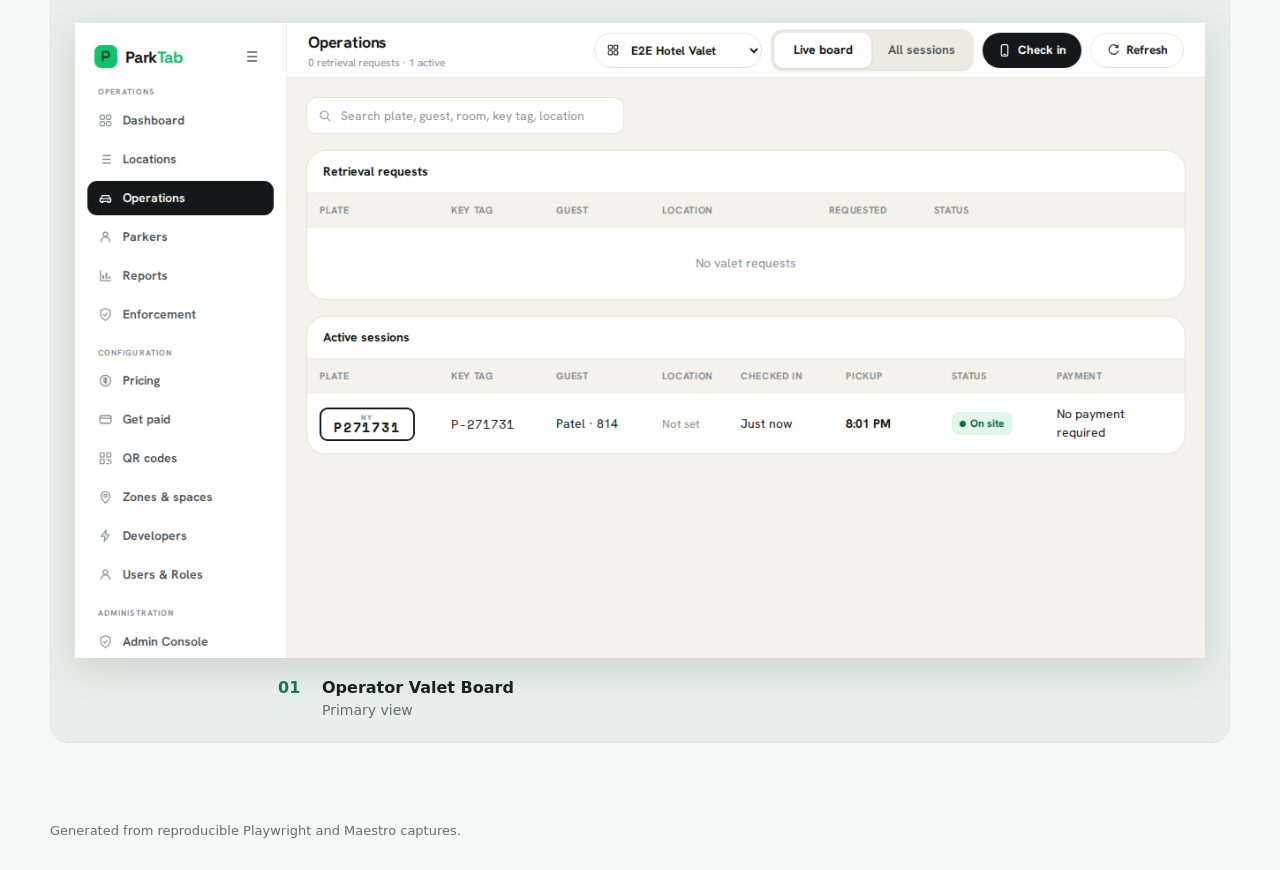
<file: flows/valet.guest-request-lifecycle/index.html>
<!doctype html>
<html lang="en">
  <head>
    <meta charset="utf-8">
    <meta name="viewport" content="width=device-width, initial-scale=1">
    <meta name="color-scheme" content="light">
    <title>Request-to-handoff lifecycle · ParkTab Flow Library</title>
    <link rel="stylesheet" href="../../styles.css">
  </head>
  <body>
    <header class="site-header">
      <a class="brand" href="../../index.html" aria-label="ParkTab flow library home">
        <span class="brand-mark">P</span>
        <span>ParkTab <strong>Flow Library</strong></span>
      </a>
    </header>
    <main><article>
    <a class="back" href="../../index.html">← All flows</a>
    <section class="flow-hero">
      <div class="eyebrow">valet.guest-request-lifecycle</div>
      <h1>Request-to-handoff lifecycle</h1>
      <p class="lede">A guest requests their car while the operator queue updates through acknowledge, retrieve, ready, and returned states.</p>
      <div class="badges"><span class="badge ">Consumer</span><span class="badge ">Web Desktop</span></div>
    </section>
    <section class="story">
      <div>
        <div class="section-label">What this flow shows</div>
        <ul><li>Update the valet queue in realtime</li><li>Keep the guest informed through handoff</li></ul>
      </div>
      <dl>
        <div><dt>Audience</dt><dd>Hotel, Valet Operator, Property Manager</dd></div>
        <div><dt>Fixture</dt><dd><code>guest-self-park-controlled-payment</code></dd></div>
        <div><dt>Build</dt><dd><code>source-33ac6283</code></dd></div>
        <div><dt>Captured</dt><dd>Aug 31, 2026</dd></div>
      </dl>
    </section>
    <section class="capture-section">
        <div class="capture-heading">
          <div>
            <div class="eyebrow">Web Desktop capture</div>
            <h2>7 captured moments</h2>
          </div>
          <div class="badges">
            <span class="badge ">Default</span>
            <span class="badge ">Controlled Demo</span>
          </div>
        </div>
        <div class="video-block">
            <div class="section-label">Primary video</div>
            <video controls preload="metadata" src="../../assets/valet.guest-request-lifecycle/web-desktop/primary.mp4"></video>
          </div>
<div class="video-block">
            <div class="section-label">Guest video</div>
            <video controls preload="metadata" src="../../assets/valet.guest-request-lifecycle/web-desktop/guest.mp4"></video>
          </div>
<div class="video-block">
            <div class="section-label">Composed video</div>
            <video controls preload="metadata" src="../../assets/valet.guest-request-lifecycle/web-desktop/flow.mp4"></video>
          </div>
        <div class="carousel" data-carousel tabindex="0" aria-label="Web Desktop screenshot journey">
          <div class="carousel-controls">
            <button type="button" data-carousel-previous aria-label="Previous frame">← Previous</button>
            <div class="carousel-position" aria-live="polite"><strong data-carousel-current>1</strong> / 7</div>
            <button type="button" data-carousel-next aria-label="Next frame">Next →</button>
          </div>
          <div class="carousel-steps" aria-label="Choose a frame"><button type="button" data-carousel-step="0" class="active" aria-current="step">
              <span>01</span>
              Primary · Operator Valet Board
            </button>
<button type="button" data-carousel-step="1">
              <span>02</span>
              Primary · Guest Checked In And Vehicle Located
            </button>
<button type="button" data-carousel-step="2">
              <span>03</span>
              Guest · Guest Live Valet Session
            </button>
<button type="button" data-carousel-step="3">
              <span>04</span>
              Guest · Guest Requests The Vehicle
            </button>
<button type="button" data-carousel-step="4">
              <span>05</span>
              Primary · Request Appears In The Operator Queue
            </button>
<button type="button" data-carousel-step="5">
              <span>06</span>
              Primary · Vehicle Ready For Handoff
            </button>
<button type="button" data-carousel-step="6">
              <span>07</span>
              Primary · Retrieval Completed
            </button></div>
          <div class="carousel-stage"><figure class="frame" data-carousel-slide id="carousel-web-desktop-frame-1">
            <a href="../../assets/valet.guest-request-lifecycle/web-desktop/frames/01-valet-board.png" target="_blank">
              <img src="../../assets/valet.guest-request-lifecycle/web-desktop/frames/01-valet-board.png" loading="lazy" alt="Operator Valet Board">
            </a>
            <figcaption>
              <span>01</span>
              <div><strong>Operator Valet Board</strong><p>Primary view</p></div>
            </figcaption>
          </figure>
<figure class="frame" data-carousel-slide id="carousel-web-desktop-frame-2" hidden>
            <a href="../../assets/valet.guest-request-lifecycle/web-desktop/frames/02-checked-in.png" target="_blank">
              <img src="../../assets/valet.guest-request-lifecycle/web-desktop/frames/02-checked-in.png" loading="lazy" alt="Guest Checked In And Vehicle Located">
            </a>
            <figcaption>
              <span>02</span>
              <div><strong>Guest Checked In And Vehicle Located</strong><p>Primary view</p></div>
            </figcaption>
          </figure>
<figure class="frame" data-carousel-slide id="carousel-web-desktop-frame-3" hidden>
            <a href="../../assets/valet.guest-request-lifecycle/web-desktop/frames/03-guest-session.png" target="_blank">
              <img src="../../assets/valet.guest-request-lifecycle/web-desktop/frames/03-guest-session.png" loading="lazy" alt="Guest Live Valet Session">
            </a>
            <figcaption>
              <span>03</span>
              <div><strong>Guest Live Valet Session</strong><p>Guest view · The tokenized link opens without an account.</p></div>
            </figcaption>
          </figure>
<figure class="frame" data-carousel-slide id="carousel-web-desktop-frame-4" hidden>
            <a href="../../assets/valet.guest-request-lifecycle/web-desktop/frames/04-guest-requested.png" target="_blank">
              <img src="../../assets/valet.guest-request-lifecycle/web-desktop/frames/04-guest-requested.png" loading="lazy" alt="Guest Requests The Vehicle">
            </a>
            <figcaption>
              <span>04</span>
              <div><strong>Guest Requests The Vehicle</strong><p>Guest view</p></div>
            </figcaption>
          </figure>
<figure class="frame" data-carousel-slide id="carousel-web-desktop-frame-5" hidden>
            <a href="../../assets/valet.guest-request-lifecycle/web-desktop/frames/05-realtime-queue.png" target="_blank">
              <img src="../../assets/valet.guest-request-lifecycle/web-desktop/frames/05-realtime-queue.png" loading="lazy" alt="Request Appears In The Operator Queue">
            </a>
            <figcaption>
              <span>05</span>
              <div><strong>Request Appears In The Operator Queue</strong><p>Primary view · The already-open board receives the request through realtime invalidation.</p></div>
            </figcaption>
          </figure>
<figure class="frame" data-carousel-slide id="carousel-web-desktop-frame-6" hidden>
            <a href="../../assets/valet.guest-request-lifecycle/web-desktop/frames/06-ready-for-handoff.png" target="_blank">
              <img src="../../assets/valet.guest-request-lifecycle/web-desktop/frames/06-ready-for-handoff.png" loading="lazy" alt="Vehicle Ready For Handoff">
            </a>
            <figcaption>
              <span>06</span>
              <div><strong>Vehicle Ready For Handoff</strong><p>Primary view</p></div>
            </figcaption>
          </figure>
<figure class="frame" data-carousel-slide id="carousel-web-desktop-frame-7" hidden>
            <a href="../../assets/valet.guest-request-lifecycle/web-desktop/frames/07-handoff-complete.png" target="_blank">
              <img src="../../assets/valet.guest-request-lifecycle/web-desktop/frames/07-handoff-complete.png" loading="lazy" alt="Retrieval Completed">
            </a>
            <figcaption>
              <span>07</span>
              <div><strong>Retrieval Completed</strong><p>Primary view</p></div>
            </figcaption>
          </figure></div>
        </div>
      </section>
  </article></main>
    <footer>Generated from reproducible Playwright and Maestro captures.</footer>
    <script>
    for (const carousel of document.querySelectorAll('[data-carousel]')) {
      const slides = [...carousel.querySelectorAll('[data-carousel-slide]')];
      const steps = [...carousel.querySelectorAll('[data-carousel-step]')];
      const previous = carousel.querySelector('[data-carousel-previous]');
      const next = carousel.querySelector('[data-carousel-next]');
      const currentLabel = carousel.querySelector('[data-carousel-current]');
      let current = 0;
      function show(index) {
        current = Math.max(0, Math.min(slides.length - 1, index));
        slides.forEach((slide, slideIndex) => { slide.hidden = slideIndex !== current; });
        steps.forEach((step, stepIndex) => {
          step.classList.toggle('active', stepIndex === current);
          if (stepIndex === current) step.setAttribute('aria-current', 'step');
          else step.removeAttribute('aria-current');
        });
        previous.disabled = current === 0;
        next.disabled = current === slides.length - 1;
        currentLabel.textContent = String(current + 1);
        const activeStep = steps[current];
        const stepRail = activeStep.parentElement;
        stepRail.scrollTo({
          left: activeStep.offsetLeft - (stepRail.clientWidth - activeStep.offsetWidth) / 2,
          behavior: 'smooth'
        });
      }
      previous.addEventListener('click', () => show(current - 1));
      next.addEventListener('click', () => show(current + 1));
      steps.forEach((step, index) => step.addEventListener('click', () => show(index)));
      carousel.addEventListener('keydown', (event) => {
        if (event.key === 'ArrowLeft') { event.preventDefault(); show(current - 1); }
        if (event.key === 'ArrowRight') { event.preventDefault(); show(current + 1); }
      });
      show(0);
    }
  </script>
  </body>
</html>
</file>
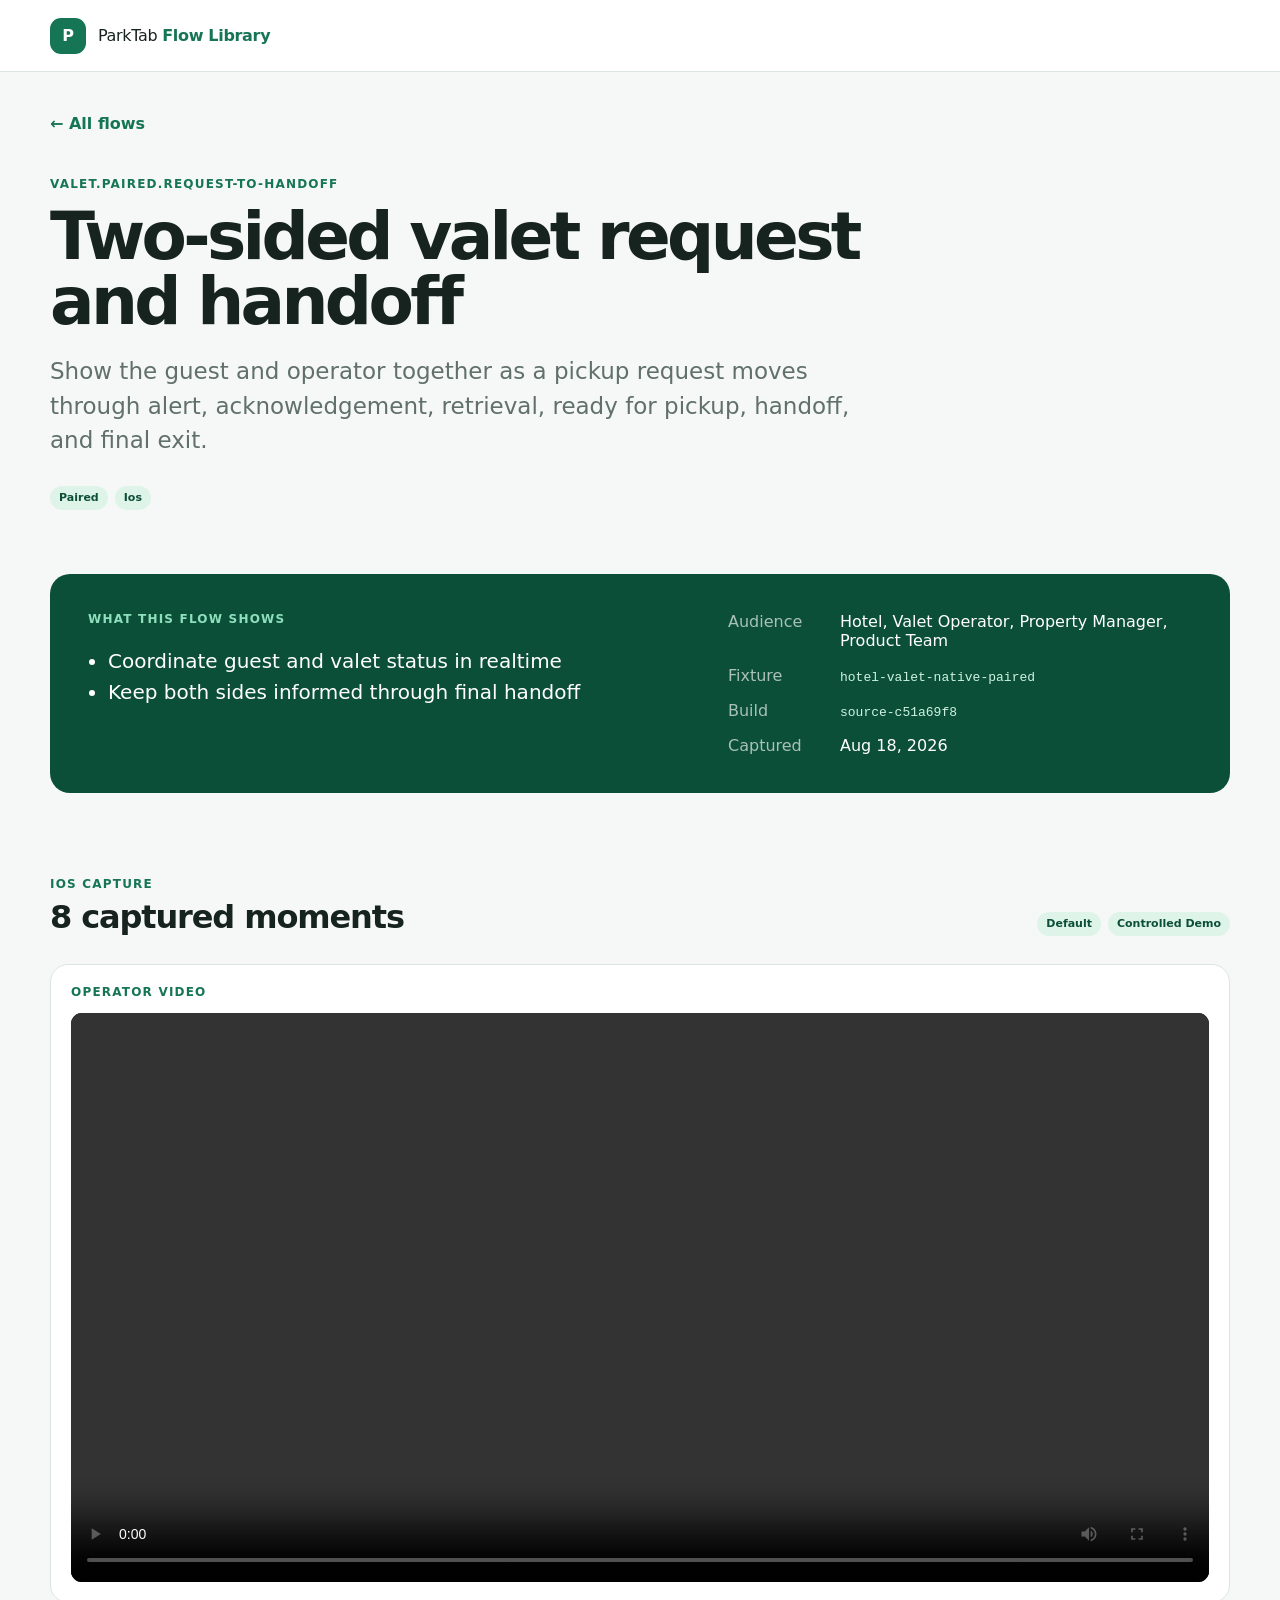
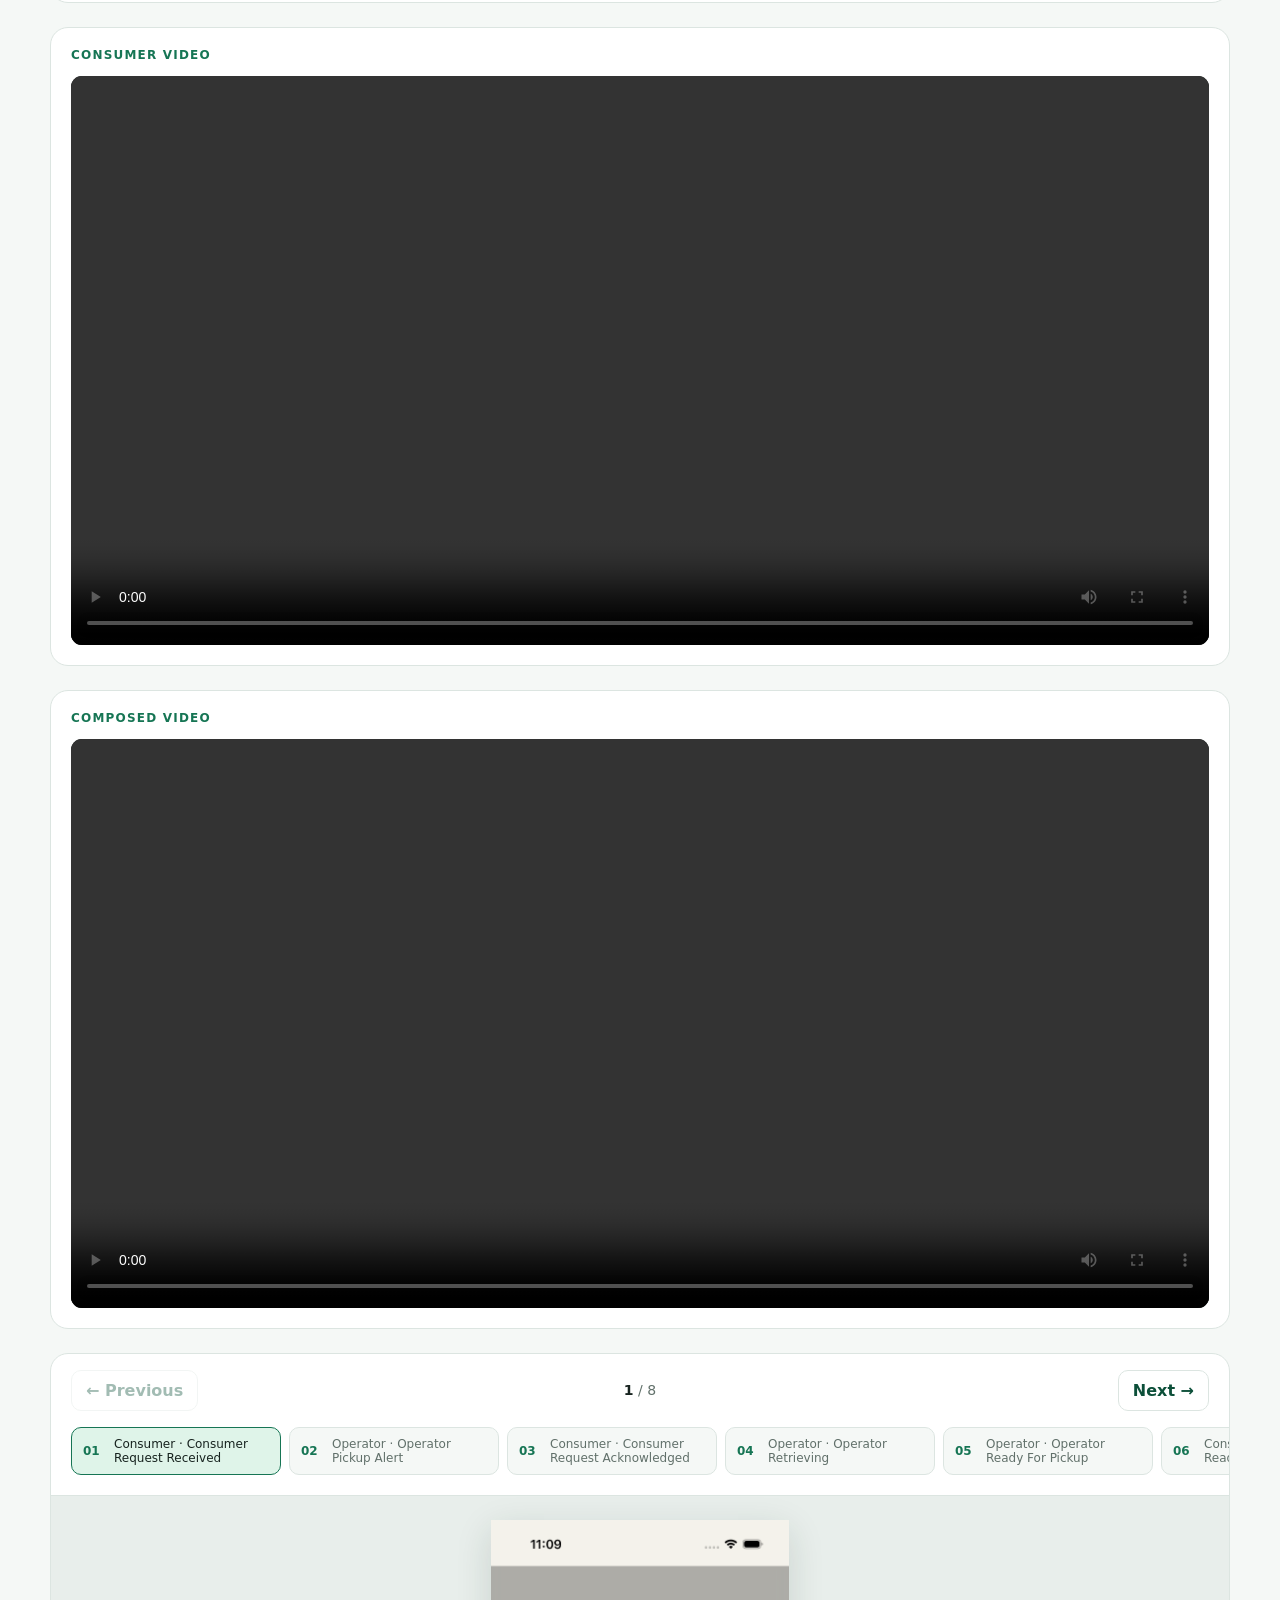
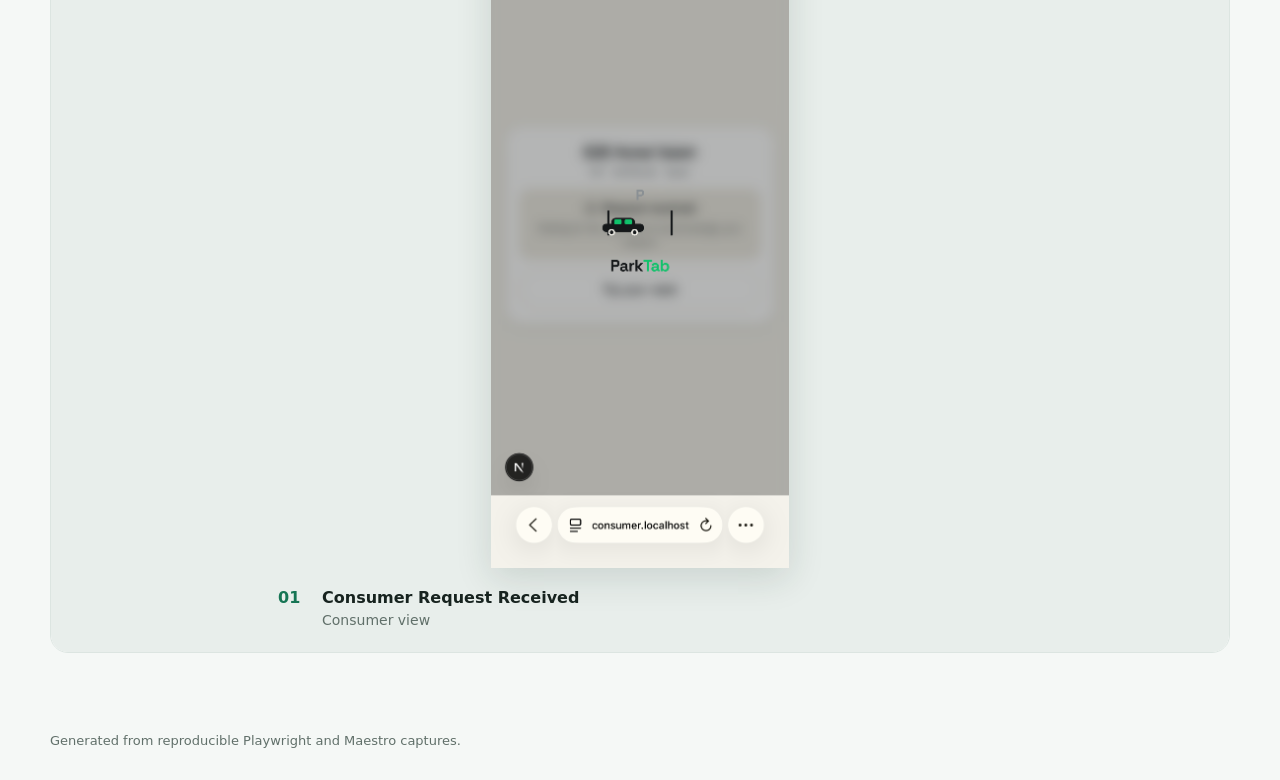
<file: flows/valet.paired.request-to-handoff/index.html>
<!doctype html>
<html lang="en">
  <head>
    <meta charset="utf-8">
    <meta name="viewport" content="width=device-width, initial-scale=1">
    <meta name="color-scheme" content="light">
    <title>Two-sided valet request and handoff · ParkTab Flow Library</title>
    <link rel="stylesheet" href="../../styles.css">
  </head>
  <body>
    <header class="site-header">
      <a class="brand" href="../../index.html" aria-label="ParkTab flow library home">
        <span class="brand-mark">P</span>
        <span>ParkTab <strong>Flow Library</strong></span>
      </a>
    </header>
    <main><article>
    <a class="back" href="../../index.html">← All flows</a>
    <section class="flow-hero">
      <div class="eyebrow">valet.paired.request-to-handoff</div>
      <h1>Two-sided valet request and handoff</h1>
      <p class="lede">Show the guest and operator together as a pickup request moves through alert, acknowledgement, retrieval, ready for pickup, handoff, and final exit.</p>
      <div class="badges"><span class="badge ">Paired</span><span class="badge ">Ios</span></div>
    </section>
    <section class="story">
      <div>
        <div class="section-label">What this flow shows</div>
        <ul><li>Coordinate guest and valet status in realtime</li><li>Keep both sides informed through final handoff</li></ul>
      </div>
      <dl>
        <div><dt>Audience</dt><dd>Hotel, Valet Operator, Property Manager, Product Team</dd></div>
        <div><dt>Fixture</dt><dd><code>hotel-valet-native-paired</code></dd></div>
        <div><dt>Build</dt><dd><code>source-c51a69f8</code></dd></div>
        <div><dt>Captured</dt><dd>Aug 18, 2026</dd></div>
      </dl>
    </section>
    <section class="capture-section">
        <div class="capture-heading">
          <div>
            <div class="eyebrow">Ios capture</div>
            <h2>8 captured moments</h2>
          </div>
          <div class="badges">
            <span class="badge ">Default</span>
            <span class="badge ">Controlled Demo</span>
          </div>
        </div>
        <div class="video-block">
            <div class="section-label">Operator video</div>
            <video controls preload="metadata" src="../../assets/valet.paired.request-to-handoff/ios/operator.mp4"></video>
          </div>
<div class="video-block">
            <div class="section-label">Consumer video</div>
            <video controls preload="metadata" src="../../assets/valet.paired.request-to-handoff/ios/consumer.mp4"></video>
          </div>
<div class="video-block">
            <div class="section-label">Composed video</div>
            <video controls preload="metadata" src="../../assets/valet.paired.request-to-handoff/ios/flow.mp4"></video>
          </div>
        <div class="carousel" data-carousel tabindex="0" aria-label="Ios screenshot journey">
          <div class="carousel-controls">
            <button type="button" data-carousel-previous aria-label="Previous frame">← Previous</button>
            <div class="carousel-position" aria-live="polite"><strong data-carousel-current>1</strong> / 8</div>
            <button type="button" data-carousel-next aria-label="Next frame">Next →</button>
          </div>
          <div class="carousel-steps" aria-label="Choose a frame"><button type="button" data-carousel-step="0" class="active" aria-current="step">
              <span>01</span>
              Consumer · Consumer Request Received
            </button>
<button type="button" data-carousel-step="1">
              <span>02</span>
              Operator · Operator Pickup Alert
            </button>
<button type="button" data-carousel-step="2">
              <span>03</span>
              Consumer · Consumer Request Acknowledged
            </button>
<button type="button" data-carousel-step="3">
              <span>04</span>
              Operator · Operator Retrieving
            </button>
<button type="button" data-carousel-step="4">
              <span>05</span>
              Operator · Operator Ready For Pickup
            </button>
<button type="button" data-carousel-step="5">
              <span>06</span>
              Consumer · Consumer Ready For Pickup
            </button>
<button type="button" data-carousel-step="6">
              <span>07</span>
              Operator · Operator Handoff Disposition
            </button>
<button type="button" data-carousel-step="7">
              <span>08</span>
              Consumer · Consumer Handoff Complete
            </button></div>
          <div class="carousel-stage"><figure class="frame" data-carousel-slide id="carousel-ios-frame-1">
            <a href="../../assets/valet.paired.request-to-handoff/ios/phases/01-consumer-request/Guest%20requests%20valet%20vehicle/takeScreenshot/01-consumer-request-received.png" target="_blank">
              <img src="../../assets/valet.paired.request-to-handoff/ios/phases/01-consumer-request/Guest%20requests%20valet%20vehicle/takeScreenshot/01-consumer-request-received.png" loading="lazy" alt="Consumer Request Received">
            </a>
            <figcaption>
              <span>01</span>
              <div><strong>Consumer Request Received</strong><p>Consumer view</p></div>
            </figcaption>
          </figure>
<figure class="frame" data-carousel-slide id="carousel-ios-frame-2" hidden>
            <a href="../../assets/valet.paired.request-to-handoff/ios/phases/02-operator-alert-and-acknowledge/Operator%20receives%20and%20acknowledges%20pickup%20request/takeScreenshot/01-operator-pickup-alert.png" target="_blank">
              <img src="../../assets/valet.paired.request-to-handoff/ios/phases/02-operator-alert-and-acknowledge/Operator%20receives%20and%20acknowledges%20pickup%20request/takeScreenshot/01-operator-pickup-alert.png" loading="lazy" alt="Operator Pickup Alert">
            </a>
            <figcaption>
              <span>02</span>
              <div><strong>Operator Pickup Alert</strong><p>Operator view</p></div>
            </figcaption>
          </figure>
<figure class="frame" data-carousel-slide id="carousel-ios-frame-3" hidden>
            <a href="../../assets/valet.paired.request-to-handoff/ios/phases/03-consumer-acknowledged/Guest%20sees%20that%20the%20valet%20received%20the%20request/takeScreenshot/01-consumer-request-acknowledged.png" target="_blank">
              <img src="../../assets/valet.paired.request-to-handoff/ios/phases/03-consumer-acknowledged/Guest%20sees%20that%20the%20valet%20received%20the%20request/takeScreenshot/01-consumer-request-acknowledged.png" loading="lazy" alt="Consumer Request Acknowledged">
            </a>
            <figcaption>
              <span>03</span>
              <div><strong>Consumer Request Acknowledged</strong><p>Consumer view</p></div>
            </figcaption>
          </figure>
<figure class="frame" data-carousel-slide id="carousel-ios-frame-4" hidden>
            <a href="../../assets/valet.paired.request-to-handoff/ios/phases/04-operator-retrieving/Operator%20starts%20retrieving%20vehicle/takeScreenshot/01-operator-retrieving.png" target="_blank">
              <img src="../../assets/valet.paired.request-to-handoff/ios/phases/04-operator-retrieving/Operator%20starts%20retrieving%20vehicle/takeScreenshot/01-operator-retrieving.png" loading="lazy" alt="Operator Retrieving">
            </a>
            <figcaption>
              <span>04</span>
              <div><strong>Operator Retrieving</strong><p>Operator view</p></div>
            </figcaption>
          </figure>
<figure class="frame" data-carousel-slide id="carousel-ios-frame-5" hidden>
            <a href="../../assets/valet.paired.request-to-handoff/ios/phases/06-operator-ready/Operator%20marks%20vehicle%20ready%20for%20pickup/takeScreenshot/01-operator-ready-for-pickup.png" target="_blank">
              <img src="../../assets/valet.paired.request-to-handoff/ios/phases/06-operator-ready/Operator%20marks%20vehicle%20ready%20for%20pickup/takeScreenshot/01-operator-ready-for-pickup.png" loading="lazy" alt="Operator Ready For Pickup">
            </a>
            <figcaption>
              <span>05</span>
              <div><strong>Operator Ready For Pickup</strong><p>Operator view</p></div>
            </figcaption>
          </figure>
<figure class="frame" data-carousel-slide id="carousel-ios-frame-6" hidden>
            <a href="../../assets/valet.paired.request-to-handoff/ios/phases/07-consumer-ready/Guest%20sees%20that%20the%20vehicle%20is%20ready%20for%20pickup/takeScreenshot/01-consumer-ready-for-pickup.png" target="_blank">
              <img src="../../assets/valet.paired.request-to-handoff/ios/phases/07-consumer-ready/Guest%20sees%20that%20the%20vehicle%20is%20ready%20for%20pickup/takeScreenshot/01-consumer-ready-for-pickup.png" loading="lazy" alt="Consumer Ready For Pickup">
            </a>
            <figcaption>
              <span>06</span>
              <div><strong>Consumer Ready For Pickup</strong><p>Consumer view</p></div>
            </figcaption>
          </figure>
<figure class="frame" data-carousel-slide id="carousel-ios-frame-7" hidden>
            <a href="../../assets/valet.paired.request-to-handoff/ios/phases/08-operator-handoff/Operator%20completes%20final%20vehicle%20handoff/takeScreenshot/01-operator-handoff-disposition.png" target="_blank">
              <img src="../../assets/valet.paired.request-to-handoff/ios/phases/08-operator-handoff/Operator%20completes%20final%20vehicle%20handoff/takeScreenshot/01-operator-handoff-disposition.png" loading="lazy" alt="Operator Handoff Disposition">
            </a>
            <figcaption>
              <span>07</span>
              <div><strong>Operator Handoff Disposition</strong><p>Operator view</p></div>
            </figcaption>
          </figure>
<figure class="frame" data-carousel-slide id="carousel-ios-frame-8" hidden>
            <a href="../../assets/valet.paired.request-to-handoff/ios/phases/09-consumer-complete/Guest%20sees%20that%20vehicle%20handoff%20is%20complete%20through%20polling/takeScreenshot/01-consumer-handoff-complete.png" target="_blank">
              <img src="../../assets/valet.paired.request-to-handoff/ios/phases/09-consumer-complete/Guest%20sees%20that%20vehicle%20handoff%20is%20complete%20through%20polling/takeScreenshot/01-consumer-handoff-complete.png" loading="lazy" alt="Consumer Handoff Complete">
            </a>
            <figcaption>
              <span>08</span>
              <div><strong>Consumer Handoff Complete</strong><p>Consumer view</p></div>
            </figcaption>
          </figure></div>
        </div>
      </section>
  </article></main>
    <footer>Generated from reproducible Playwright and Maestro captures.</footer>
    <script>
    for (const carousel of document.querySelectorAll('[data-carousel]')) {
      const slides = [...carousel.querySelectorAll('[data-carousel-slide]')];
      const steps = [...carousel.querySelectorAll('[data-carousel-step]')];
      const previous = carousel.querySelector('[data-carousel-previous]');
      const next = carousel.querySelector('[data-carousel-next]');
      const currentLabel = carousel.querySelector('[data-carousel-current]');
      let current = 0;
      function show(index) {
        current = Math.max(0, Math.min(slides.length - 1, index));
        slides.forEach((slide, slideIndex) => { slide.hidden = slideIndex !== current; });
        steps.forEach((step, stepIndex) => {
          step.classList.toggle('active', stepIndex === current);
          if (stepIndex === current) step.setAttribute('aria-current', 'step');
          else step.removeAttribute('aria-current');
        });
        previous.disabled = current === 0;
        next.disabled = current === slides.length - 1;
        currentLabel.textContent = String(current + 1);
        const activeStep = steps[current];
        const stepRail = activeStep.parentElement;
        stepRail.scrollTo({
          left: activeStep.offsetLeft - (stepRail.clientWidth - activeStep.offsetWidth) / 2,
          behavior: 'smooth'
        });
      }
      previous.addEventListener('click', () => show(current - 1));
      next.addEventListener('click', () => show(current + 1));
      steps.forEach((step, index) => step.addEventListener('click', () => show(index)));
      carousel.addEventListener('keydown', (event) => {
        if (event.key === 'ArrowLeft') { event.preventDefault(); show(current - 1); }
        if (event.key === 'ArrowRight') { event.preventDefault(); show(current + 1); }
      });
      show(0);
    }
  </script>
  </body>
</html>
</file>
<file: styles.css>
:root {
	--ink: #17231f;
	--muted: #61706a;
	--line: #dce5e1;
	--paper: #f5f8f6;
	--white: #ffffff;
	--green: #167554;
	--green-dark: #0c4f39;
	--mint: #dff4e9;
	--amber: #fbefd2;
	font-family:
		Inter, ui-sans-serif, system-ui, -apple-system, BlinkMacSystemFont,
		"Segoe UI", sans-serif;
	color: var(--ink);
	background: var(--paper);
	font-synthesis: none;
}

* {
	box-sizing: border-box;
}
body {
	margin: 0;
	min-width: 320px;
}
a {
	color: inherit;
}
img,
video {
	display: block;
	max-width: 100%;
}
button,
input {
	font: inherit;
}

.site-header {
	height: 72px;
	display: flex;
	align-items: center;
	padding: 0 max(24px, calc((100vw - 1180px) / 2));
	background: rgba(255, 255, 255, 0.92);
	border-bottom: 1px solid var(--line);
	position: sticky;
	top: 0;
	z-index: 10;
	backdrop-filter: blur(14px);
}
.brand {
	display: flex;
	gap: 12px;
	align-items: center;
	text-decoration: none;
	letter-spacing: -0.02em;
}
.brand strong {
	color: var(--green);
}
.brand-mark {
	display: grid;
	place-items: center;
	width: 36px;
	height: 36px;
	border-radius: 11px;
	color: white;
	background: var(--green);
	font-weight: 800;
}
main {
	width: min(1180px, calc(100% - 48px));
	margin: 0 auto;
}
footer {
	width: min(1180px, calc(100% - 48px));
	margin: 80px auto 32px;
	color: var(--muted);
	font-size: 13px;
}

.library-hero,
.flow-hero {
	padding: 88px 0 64px;
	max-width: 840px;
}
.eyebrow,
.section-label {
	color: var(--green);
	font-weight: 750;
	text-transform: uppercase;
	letter-spacing: 0.1em;
	font-size: 12px;
}
h1 {
	margin: 14px 0 20px;
	font-size: clamp(44px, 7vw, 76px);
	line-height: 0.98;
	letter-spacing: -0.055em;
}
.flow-hero h1 {
	font-size: clamp(40px, 6vw, 66px);
}
.lede {
	color: var(--muted);
	font-size: clamp(18px, 2.2vw, 23px);
	line-height: 1.5;
	margin: 0;
}

.toolbar {
	display: flex;
	justify-content: space-between;
	gap: 24px;
	align-items: end;
}
.search {
	display: grid;
	gap: 8px;
	width: min(520px, 100%);
	color: var(--muted);
	font-size: 12px;
	font-weight: 700;
	text-transform: uppercase;
	letter-spacing: 0.08em;
}
.search input {
	width: 100%;
	padding: 14px 16px;
	border: 1px solid var(--line);
	border-radius: 12px;
	background: white;
	color: var(--ink);
	outline: none;
}
.search input:focus {
	border-color: var(--green);
	box-shadow: 0 0 0 3px rgba(22, 117, 84, 0.12);
}
.filters {
	display: flex;
	padding: 4px;
	background: #e8eeeb;
	border-radius: 12px;
}
.filters button {
	border: 0;
	color: var(--muted);
	background: transparent;
	padding: 9px 14px;
	border-radius: 9px;
	cursor: pointer;
}
.filters button.active {
	background: white;
	color: var(--ink);
	box-shadow: 0 1px 4px rgba(16, 41, 31, 0.12);
}
.result-count {
	color: var(--muted);
	font-size: 14px;
	margin: 24px 0 14px;
}
.flow-grid {
	display: grid;
	grid-template-columns: repeat(3, 1fr);
	gap: 20px;
}
.flow-card {
	background: white;
	border: 1px solid var(--line);
	border-radius: 18px;
	overflow: hidden;
	text-decoration: none;
	transition:
		transform 0.18s ease,
		box-shadow 0.18s ease;
}
.flow-card:hover {
	transform: translateY(-3px);
	box-shadow: 0 16px 42px rgba(21, 48, 38, 0.12);
}
.flow-card[hidden] {
	display: none;
}
.thumbnail {
	height: 220px;
	background: #e9efec;
	overflow: hidden;
	display: grid;
	place-items: center;
}
.thumbnail img {
	width: 100%;
	height: 100%;
	object-fit: cover;
	object-position: top center;
}
.empty-thumbnail {
	color: var(--muted);
}
.card-body {
	padding: 20px;
}
.badges {
	display: flex;
	flex-wrap: wrap;
	gap: 7px;
}
.badge {
	display: inline-flex;
	align-items: center;
	min-height: 24px;
	padding: 4px 9px;
	border-radius: 999px;
	color: var(--green-dark);
	background: var(--mint);
	font-size: 11px;
	font-weight: 700;
}
.badge.evidence {
	color: #79530b;
	background: var(--amber);
}
.flow-card h2 {
	margin: 16px 0 8px;
	font-size: 21px;
	letter-spacing: -0.025em;
}
.flow-card p {
	margin: 0;
	color: var(--muted);
	line-height: 1.5;
	font-size: 14px;
}
.card-meta {
	display: flex;
	justify-content: space-between;
	margin-top: 22px;
	padding-top: 14px;
	border-top: 1px solid var(--line);
	color: var(--muted);
	font-size: 12px;
}
.empty-state {
	padding: 60px;
	text-align: center;
	color: var(--muted);
	background: white;
	border-radius: 18px;
}

.back {
	display: inline-block;
	margin-top: 42px;
	color: var(--green);
	font-weight: 700;
	text-decoration: none;
}
.flow-hero {
	padding-top: 44px;
}
.flow-hero .badges {
	margin-top: 28px;
}
.story {
	display: grid;
	grid-template-columns: 1.25fr 1fr;
	gap: 60px;
	padding: 38px;
	background: var(--green-dark);
	color: white;
	border-radius: 20px;
}
.story .section-label {
	color: #8ee0bd;
}
.story ul {
	margin: 20px 0 0;
	padding-left: 20px;
	font-size: 20px;
	line-height: 1.55;
}
.story dl {
	margin: 0;
	display: grid;
	gap: 16px;
}
.story dl div {
	display: grid;
	grid-template-columns: 100px 1fr;
	gap: 12px;
}
.story dt {
	color: #a9c1b8;
}
.story dd {
	margin: 0;
}
.story code {
	color: #cef3e2;
	overflow-wrap: anywhere;
}
.capture-section {
	padding-top: 84px;
}
.capture-heading {
	display: flex;
	justify-content: space-between;
	align-items: end;
	gap: 24px;
	margin-bottom: 28px;
}
.capture-heading h2 {
	margin: 7px 0 0;
	font-size: 32px;
	letter-spacing: -0.035em;
}
.video-block {
	padding: 20px;
	margin-bottom: 24px;
	border: 1px solid var(--line);
	border-radius: 18px;
	background: white;
}
.video-block .section-label {
	margin-bottom: 14px;
}
.video-block video {
	width: 100%;
	max-height: 680px;
	border-radius: 11px;
	background: #0d1512;
}
.carousel {
	background: white;
	border: 1px solid var(--line);
	border-radius: 18px;
	overflow: hidden;
	outline: none;
}
.carousel:focus-visible {
	box-shadow: 0 0 0 3px rgba(22, 117, 84, 0.18);
}
.carousel-stage {
	display: grid;
	place-items: center;
	min-height: 520px;
	padding: 24px;
	background: #e8eeeb;
	border-top: 1px solid var(--line);
}
.frame {
	width: 100%;
	margin: 0;
}
.frame[hidden] {
	display: none;
}
.frame > a {
	display: block;
}
.frame img {
	width: auto;
	max-height: min(720px, 72vh);
	margin: 0 auto;
	object-fit: contain;
	box-shadow: 0 10px 34px rgba(19, 48, 37, 0.14);
}
.frame figcaption {
	display: grid;
	grid-template-columns: 32px 1fr;
	gap: 12px;
	max-width: 760px;
	margin: 0 auto;
	padding: 20px 18px 0;
}
.frame figcaption > span {
	color: var(--green);
	font-weight: 800;
}
.frame figcaption p {
	margin: 5px 0 0;
	color: var(--muted);
	font-size: 14px;
}
.carousel-controls {
	display: grid;
	grid-template-columns: 1fr auto 1fr;
	align-items: center;
	gap: 16px;
	padding: 16px 20px;
}
.carousel-controls button {
	width: fit-content;
	padding: 10px 14px;
	border: 1px solid var(--line);
	border-radius: 10px;
	color: var(--green-dark);
	background: white;
	font-weight: 750;
	cursor: pointer;
}
.carousel-controls button:last-child {
	justify-self: end;
}
.carousel-controls button:hover:not(:disabled) {
	border-color: var(--green);
	background: var(--mint);
}
.carousel-controls button:disabled {
	opacity: 0.38;
	cursor: default;
}
.carousel-position {
	color: var(--muted);
	font-size: 14px;
}
.carousel-position strong {
	color: var(--ink);
}
.carousel-steps {
	display: flex;
	gap: 8px;
	padding: 0 20px 20px;
	overflow-x: auto;
}
.carousel-steps button {
	display: grid;
	grid-template-columns: 24px minmax(105px, auto);
	gap: 7px;
	align-items: center;
	flex: 0 0 auto;
	max-width: 210px;
	padding: 9px 11px;
	border: 1px solid var(--line);
	border-radius: 10px;
	color: var(--muted);
	background: var(--paper);
	font-size: 12px;
	text-align: left;
	cursor: pointer;
}
.carousel-steps button span {
	color: var(--green);
	font-weight: 800;
}
.carousel-steps button.active {
	border-color: var(--green);
	color: var(--ink);
	background: var(--mint);
}

@media (max-width: 900px) {
	.flow-grid {
		grid-template-columns: repeat(2, 1fr);
	}
	.story {
		grid-template-columns: 1fr;
		gap: 36px;
	}
}
@media (max-width: 620px) {
	main,
	footer {
		width: min(100% - 28px, 1180px);
	}
	.site-header {
		padding: 0 14px;
	}
	.library-hero {
		padding: 58px 0 46px;
	}
	.toolbar {
		align-items: stretch;
		flex-direction: column;
	}
	.filters {
		align-self: start;
	}
	.flow-grid {
		grid-template-columns: 1fr;
	}
	.carousel-stage {
		min-height: 360px;
		padding: 14px;
	}
	.carousel-controls {
		grid-template-columns: 1fr 1fr;
	}
	.carousel-position {
		grid-column: 1 / -1;
		grid-row: 1;
		justify-self: center;
	}
	.thumbnail {
		height: 240px;
	}
	.story {
		padding: 26px;
	}
	.story dl div {
		grid-template-columns: 1fr;
		gap: 3px;
	}
	.capture-heading {
		align-items: start;
		flex-direction: column;
	}
}
</file>
